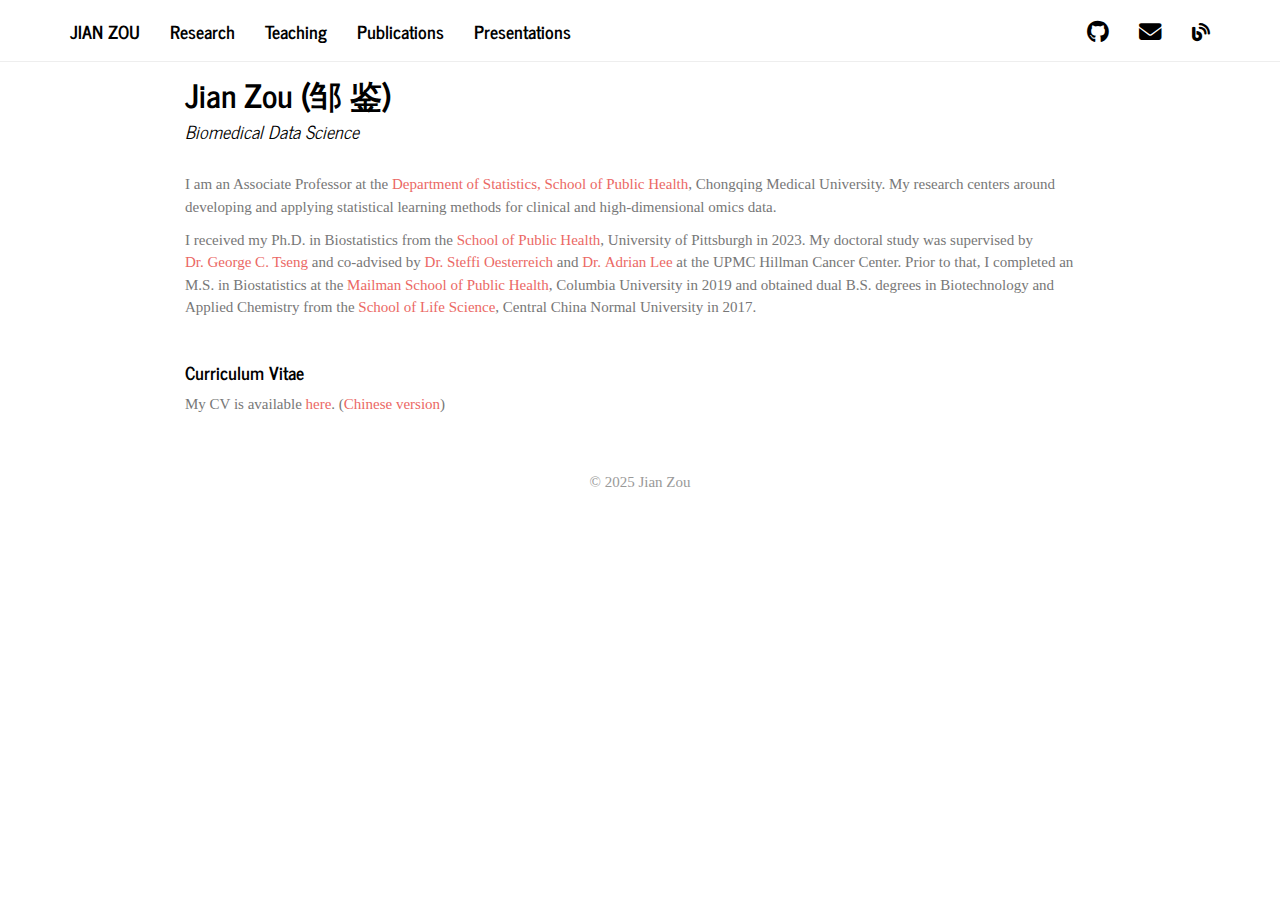
<file: index.html>
<!DOCTYPE html>

<html>

<head>

<meta charset="utf-8" />
<meta name="generator" content="pandoc" />
<meta http-equiv="X-UA-Compatible" content="IE=EDGE" />




<title>Jian Zou</title>

<script src="site_libs/header-attrs-2.29/header-attrs.js"></script>
<script src="site_libs/jquery-3.6.0/jquery-3.6.0.min.js"></script>
<meta name="viewport" content="width=device-width, initial-scale=1" />
<link href="site_libs/bootstrap-3.3.5/css/journal.min.css" rel="stylesheet" />
<script src="site_libs/bootstrap-3.3.5/js/bootstrap.min.js"></script>
<script src="site_libs/bootstrap-3.3.5/shim/html5shiv.min.js"></script>
<script src="site_libs/bootstrap-3.3.5/shim/respond.min.js"></script>
<style>h1 {font-size: 34px;}
       h1.title {font-size: 38px;}
       h2 {font-size: 30px;}
       h3 {font-size: 24px;}
       h4 {font-size: 18px;}
       h5 {font-size: 16px;}
       h6 {font-size: 12px;}
       code {color: inherit; background-color: rgba(0, 0, 0, 0.04);}
       pre:not([class]) { background-color: white }</style>
<script src="site_libs/navigation-1.1/tabsets.js"></script>
<link href="site_libs/highlightjs-9.12.0/default.css" rel="stylesheet" />
<script src="site_libs/highlightjs-9.12.0/highlight.js"></script>
<link href="site_libs/font-awesome-6.5.2/css/all.min.css" rel="stylesheet" />
<link href="site_libs/font-awesome-6.5.2/css/v4-shims.min.css" rel="stylesheet" />

<style type="text/css">
  code{white-space: pre-wrap;}
  span.smallcaps{font-variant: small-caps;}
  span.underline{text-decoration: underline;}
  div.column{display: inline-block; vertical-align: top; width: 50%;}
  div.hanging-indent{margin-left: 1.5em; text-indent: -1.5em;}
  ul.task-list{list-style: none;}
    </style>

<style type="text/css">code{white-space: pre;}</style>
<script type="text/javascript">
if (window.hljs) {
  hljs.configure({languages: []});
  hljs.initHighlightingOnLoad();
  if (document.readyState && document.readyState === "complete") {
    window.setTimeout(function() { hljs.initHighlighting(); }, 0);
  }
}
</script>






<link rel="stylesheet" href="style.css" type="text/css" />



<style type = "text/css">
.main-container {
  max-width: 940px;
  margin-left: auto;
  margin-right: auto;
}
img {
  max-width:100%;
}
.tabbed-pane {
  padding-top: 12px;
}
.html-widget {
  margin-bottom: 20px;
}
button.code-folding-btn:focus {
  outline: none;
}
summary {
  display: list-item;
}
details > summary > p:only-child {
  display: inline;
}
pre code {
  padding: 0;
}
</style>


<style type="text/css">
.dropdown-submenu {
  position: relative;
}
.dropdown-submenu>.dropdown-menu {
  top: 0;
  left: 100%;
  margin-top: -6px;
  margin-left: -1px;
  border-radius: 0 6px 6px 6px;
}
.dropdown-submenu:hover>.dropdown-menu {
  display: block;
}
.dropdown-submenu>a:after {
  display: block;
  content: " ";
  float: right;
  width: 0;
  height: 0;
  border-color: transparent;
  border-style: solid;
  border-width: 5px 0 5px 5px;
  border-left-color: #cccccc;
  margin-top: 5px;
  margin-right: -10px;
}
.dropdown-submenu:hover>a:after {
  border-left-color: #adb5bd;
}
.dropdown-submenu.pull-left {
  float: none;
}
.dropdown-submenu.pull-left>.dropdown-menu {
  left: -100%;
  margin-left: 10px;
  border-radius: 6px 0 6px 6px;
}
</style>

<script type="text/javascript">
// manage active state of menu based on current page
$(document).ready(function () {
  // active menu anchor
  href = window.location.pathname
  href = href.substr(href.lastIndexOf('/') + 1)
  if (href === "")
    href = "index.html";
  var menuAnchor = $('a[href="' + href + '"]');

  // mark the anchor link active (and if it's in a dropdown, also mark that active)
  var dropdown = menuAnchor.closest('li.dropdown');
  if (window.bootstrap) { // Bootstrap 4+
    menuAnchor.addClass('active');
    dropdown.find('> .dropdown-toggle').addClass('active');
  } else { // Bootstrap 3
    menuAnchor.parent().addClass('active');
    dropdown.addClass('active');
  }

  // Navbar adjustments
  var navHeight = $(".navbar").first().height() + 15;
  var style = document.createElement('style');
  var pt = "padding-top: " + navHeight + "px; ";
  var mt = "margin-top: -" + navHeight + "px; ";
  var css = "";
  // offset scroll position for anchor links (for fixed navbar)
  for (var i = 1; i <= 6; i++) {
    css += ".section h" + i + "{ " + pt + mt + "}\n";
  }
  style.innerHTML = "body {" + pt + "padding-bottom: 40px; }\n" + css;
  document.head.appendChild(style);
});
</script>

<!-- tabsets -->

<style type="text/css">
.tabset-dropdown > .nav-tabs {
  display: inline-table;
  max-height: 500px;
  min-height: 44px;
  overflow-y: auto;
  border: 1px solid #ddd;
  border-radius: 4px;
}

.tabset-dropdown > .nav-tabs > li.active:before, .tabset-dropdown > .nav-tabs.nav-tabs-open:before {
  content: "\e259";
  font-family: 'Glyphicons Halflings';
  display: inline-block;
  padding: 10px;
  border-right: 1px solid #ddd;
}

.tabset-dropdown > .nav-tabs.nav-tabs-open > li.active:before {
  content: "\e258";
  font-family: 'Glyphicons Halflings';
  border: none;
}

.tabset-dropdown > .nav-tabs > li.active {
  display: block;
}

.tabset-dropdown > .nav-tabs > li > a,
.tabset-dropdown > .nav-tabs > li > a:focus,
.tabset-dropdown > .nav-tabs > li > a:hover {
  border: none;
  display: inline-block;
  border-radius: 4px;
  background-color: transparent;
}

.tabset-dropdown > .nav-tabs.nav-tabs-open > li {
  display: block;
  float: none;
}

.tabset-dropdown > .nav-tabs > li {
  display: none;
}
</style>

<!-- code folding -->




</head>

<body>


<div class="container-fluid main-container">




<div class="navbar navbar-default  navbar-fixed-top" role="navigation">
  <div class="container">
    <div class="navbar-header">
      <button type="button" class="navbar-toggle collapsed" data-toggle="collapse" data-bs-toggle="collapse" data-target="#navbar" data-bs-target="#navbar">
        <span class="icon-bar"></span>
        <span class="icon-bar"></span>
        <span class="icon-bar"></span>
      </button>
      <a class="navbar-brand" href="index.html">Jian Zou</a>
    </div>
    <div id="navbar" class="navbar-collapse collapse">
      <ul class="nav navbar-nav">
        <li>
  <a href="research.html">Research</a>
</li>
<li>
  <a href="teaching.html">Teaching</a>
</li>
<li>
  <a href="publication.html">Publications</a>
</li>
<li>
  <a href="presentation.html">Presentations</a>
</li>
      </ul>
      <ul class="nav navbar-nav navbar-right">
        <li>
  <a href="https://github.com/jianzou75">
    <span class="fa fa-github fa-lg"></span>
     
  </a>
</li>
<li>
  <a href="mailto:&lt;jiz179@pitt.edu&gt;">
    <span class="fa fa-envelope fa-lg"></span>
     
  </a>
</li>
<li>
  <a href="http://jianzou.me/blog">
    <span class="fas fa-blog"></span>
     
  </a>
</li>
      </ul>
    </div><!--/.nav-collapse -->
  </div><!--/.container -->
</div><!--/.navbar -->

<div id="header">



<h1 class="title toc-ignore">Jian Zou</h1>

</div>


<div id="jian-zou-邹-鉴" class="section level1">
<h1>Jian Zou (邹 鉴)</h1>
<div id="biomedical-data-science" class="section level3">
<h3>Biomedical Data Science</h3>
<p><br> I am an Associate Professor at the <a
href="https://gwgl.cqmu.edu.cn/info/1215/6841.htm">Department of
Statistics, School of Public Health</a>, Chongqing Medical University.
My research centers around developing and applying statistical learning
methods for clinical and high-dimensional omics data.</p>
<p>I received my Ph.D. in Biostatistics from the <a
href="https://www.publichealth.pitt.edu/">School of Public Health</a>,
University of Pittsburgh in 2023. My doctoral study was supervised by <a
href="http://www.pitt.edu/~ctseng/">Dr. George C. Tseng</a> and
co-advised by <a
href="https://www.pharmacology.us/Faculty/SteffiOesterreich">Dr. Steffi
Oesterreich</a> and <a
href="https://www.pharmacology.us/Faculty/AdrianLee">Dr. Adrian Lee</a>
at the UPMC Hillman Cancer Center. Prior to that, I completed an M.S. in
Biostatistics at the <a href="https://www.mailman.columbia.edu/">Mailman
School of Public Health</a>, Columbia University in 2019 and obtained
dual B.S. degrees in Biotechnology and Applied Chemistry from the <a
href="http://bio.ccnu.edu.cn/">School of Life Science</a>, Central China
Normal University in 2017.</p>
<p><br></p>
<div id="curriculum-vitae" class="section level4">
<h4>Curriculum Vitae</h4>
<p>My CV is available <a href="downloads/CV_JianZou.pdf">here</a>. (<a
href="downloads/CV_JianZou_cn.pdf">Chinese version</a>)</p>
</div>
</div>
</div>

<br><br>
<footer>
    <p class="copyright text-muted" align="center">&copy; 2025 Jian Zou</p>
</footer>



</div>

<script>

// add bootstrap table styles to pandoc tables
function bootstrapStylePandocTables() {
  $('tr.odd').parent('tbody').parent('table').addClass('table table-condensed');
}
$(document).ready(function () {
  bootstrapStylePandocTables();
});


</script>

<!-- tabsets -->

<script>
$(document).ready(function () {
  window.buildTabsets("TOC");
});

$(document).ready(function () {
  $('.tabset-dropdown > .nav-tabs > li').click(function () {
    $(this).parent().toggleClass('nav-tabs-open');
  });
});
</script>

<!-- code folding -->


<!-- dynamically load mathjax for compatibility with self-contained -->
<script>
  (function () {
    var script = document.createElement("script");
    script.type = "text/javascript";
    script.src  = "https://mathjax.rstudio.com/latest/MathJax.js?config=TeX-AMS-MML_HTMLorMML";
    document.getElementsByTagName("head")[0].appendChild(script);
  })();
</script>

</body>
</html>
</file>
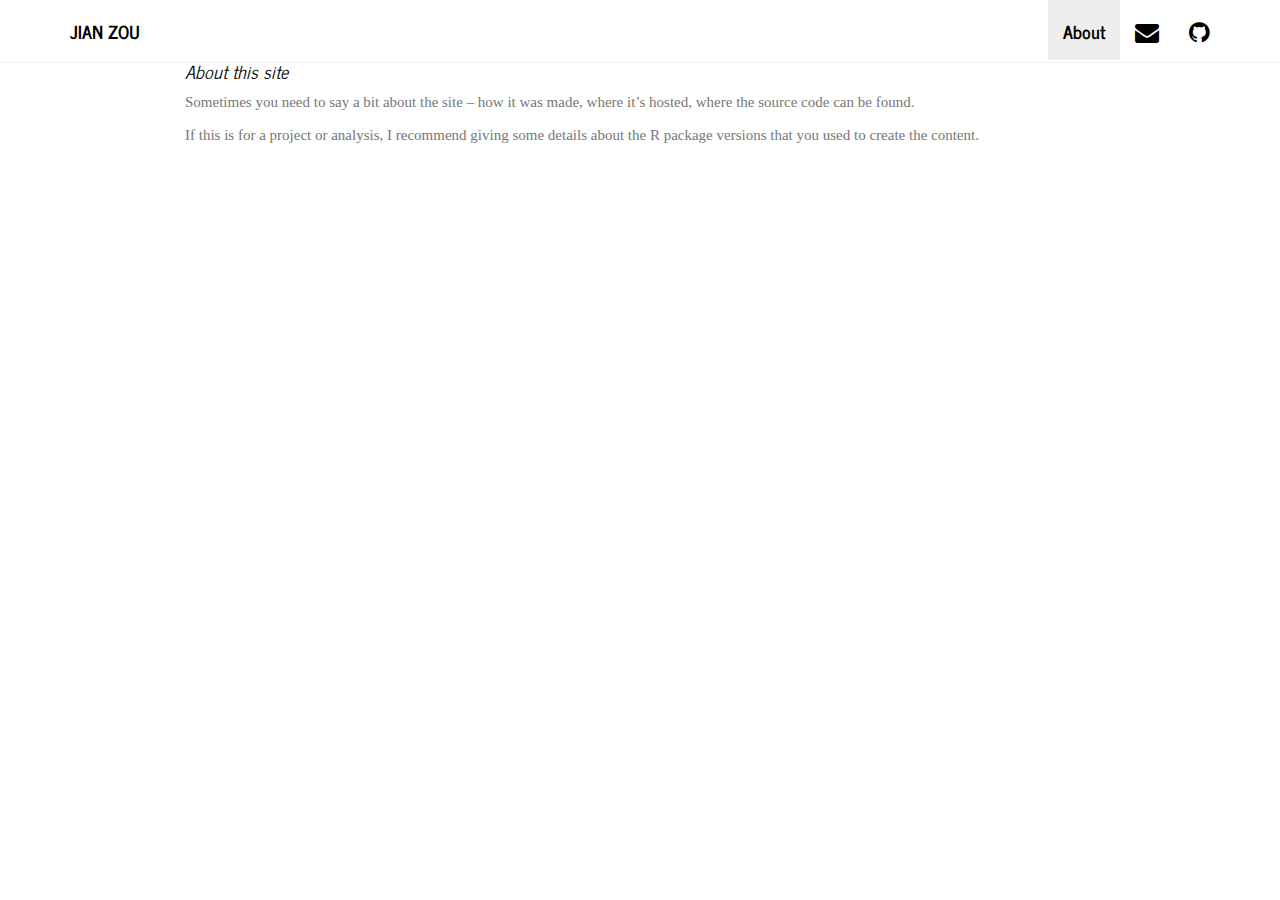
<file: about.html>
<!DOCTYPE html>

<html xmlns="http://www.w3.org/1999/xhtml">

<head>

<meta charset="utf-8" />
<meta http-equiv="Content-Type" content="text/html; charset=utf-8" />
<meta name="generator" content="pandoc" />




<title>About</title>

<script src="site_libs/jquery-1.11.3/jquery.min.js"></script>
<meta name="viewport" content="width=device-width, initial-scale=1" />
<link href="site_libs/bootstrap-3.3.5/css/journal.min.css" rel="stylesheet" />
<script src="site_libs/bootstrap-3.3.5/js/bootstrap.min.js"></script>
<script src="site_libs/bootstrap-3.3.5/shim/html5shiv.min.js"></script>
<script src="site_libs/bootstrap-3.3.5/shim/respond.min.js"></script>
<script src="site_libs/navigation-1.1/tabsets.js"></script>
<link href="site_libs/highlightjs-9.12.0/default.css" rel="stylesheet" />
<script src="site_libs/highlightjs-9.12.0/highlight.js"></script>
<link href="site_libs/font-awesome-4.5.0/css/font-awesome.min.css" rel="stylesheet" />

<style type="text/css">code{white-space: pre;}</style>
<style type="text/css">
  pre:not([class]) {
    background-color: white;
  }
</style>
<script type="text/javascript">
if (window.hljs) {
  hljs.configure({languages: []});
  hljs.initHighlightingOnLoad();
  if (document.readyState && document.readyState === "complete") {
    window.setTimeout(function() { hljs.initHighlighting(); }, 0);
  }
}
</script>



<style type="text/css">
h1 {
  font-size: 34px;
}
h1.title {
  font-size: 38px;
}
h2 {
  font-size: 30px;
}
h3 {
  font-size: 24px;
}
h4 {
  font-size: 18px;
}
h5 {
  font-size: 16px;
}
h6 {
  font-size: 12px;
}
.table th:not([align]) {
  text-align: left;
}
</style>

<link rel="stylesheet" href="style.css" type="text/css" />

</head>

<body>

<style type = "text/css">
.main-container {
  max-width: 940px;
  margin-left: auto;
  margin-right: auto;
}
code {
  color: inherit;
  background-color: rgba(0, 0, 0, 0.04);
}
img {
  max-width:100%;
  height: auto;
}
.tabbed-pane {
  padding-top: 12px;
}
button.code-folding-btn:focus {
  outline: none;
}
</style>


<style type="text/css">
/* padding for bootstrap navbar */
body {
  padding-top: 61px;
  padding-bottom: 40px;
}
/* offset scroll position for anchor links (for fixed navbar)  */
.section h1 {
  padding-top: 66px;
  margin-top: -66px;
}

.section h2 {
  padding-top: 66px;
  margin-top: -66px;
}
.section h3 {
  padding-top: 66px;
  margin-top: -66px;
}
.section h4 {
  padding-top: 66px;
  margin-top: -66px;
}
.section h5 {
  padding-top: 66px;
  margin-top: -66px;
}
.section h6 {
  padding-top: 66px;
  margin-top: -66px;
}
</style>

<script>
// manage active state of menu based on current page
$(document).ready(function () {
  // active menu anchor
  href = window.location.pathname
  href = href.substr(href.lastIndexOf('/') + 1)
  if (href === "")
    href = "index.html";
  var menuAnchor = $('a[href="' + href + '"]');

  // mark it active
  menuAnchor.parent().addClass('active');

  // if it's got a parent navbar menu mark it active as well
  menuAnchor.closest('li.dropdown').addClass('active');
});
</script>


<div class="container-fluid main-container">

<!-- tabsets -->
<script>
$(document).ready(function () {
  window.buildTabsets("TOC");
});
</script>

<!-- code folding -->






<div class="navbar navbar-default  navbar-fixed-top" role="navigation">
  <div class="container">
    <div class="navbar-header">
      <button type="button" class="navbar-toggle collapsed" data-toggle="collapse" data-target="#navbar">
        <span class="icon-bar"></span>
        <span class="icon-bar"></span>
        <span class="icon-bar"></span>
      </button>
      <a class="navbar-brand" href="index.html">Jian Zou</a>
    </div>
    <div id="navbar" class="navbar-collapse collapse">
      <ul class="nav navbar-nav">
        
      </ul>
      <ul class="nav navbar-nav navbar-right">
        <li>
  <a href="about.html">About</a>
</li>
<li>
  <a href="mailto:&lt;you@youremail.com&gt;">
    <span class="fa fa-envelope fa-lg"></span>
     
  </a>
</li>
<li>
  <a href="http://github.com/&lt;YOUR_GH_NAME&gt;/">
    <span class="fa fa-github fa-lg"></span>
     
  </a>
</li>
      </ul>
    </div><!--/.nav-collapse -->
  </div><!--/.container -->
</div><!--/.navbar -->

<div class="fluid-row" id="header">



<h1 class="title toc-ignore">About</h1>

</div>


<div id="about-this-site" class="section level3">
<h3>About this site</h3>
<p>Sometimes you need to say a bit about the site – how it was made, where it’s hosted, where the source code can be found.</p>
<p>If this is for a project or analysis, I recommend giving some details about the R package versions that you used to create the content.</p>
</div>




</div>

<script>

// add bootstrap table styles to pandoc tables
function bootstrapStylePandocTables() {
  $('tr.header').parent('thead').parent('table').addClass('table table-condensed');
}
$(document).ready(function () {
  bootstrapStylePandocTables();
});


</script>

<!-- dynamically load mathjax for compatibility with self-contained -->
<script>
  (function () {
    var script = document.createElement("script");
    script.type = "text/javascript";
    script.src  = "https://mathjax.rstudio.com/latest/MathJax.js?config=TeX-AMS-MML_HTMLorMML";
    document.getElementsByTagName("head")[0].appendChild(script);
  })();
</script>

</body>
</html>
</file>
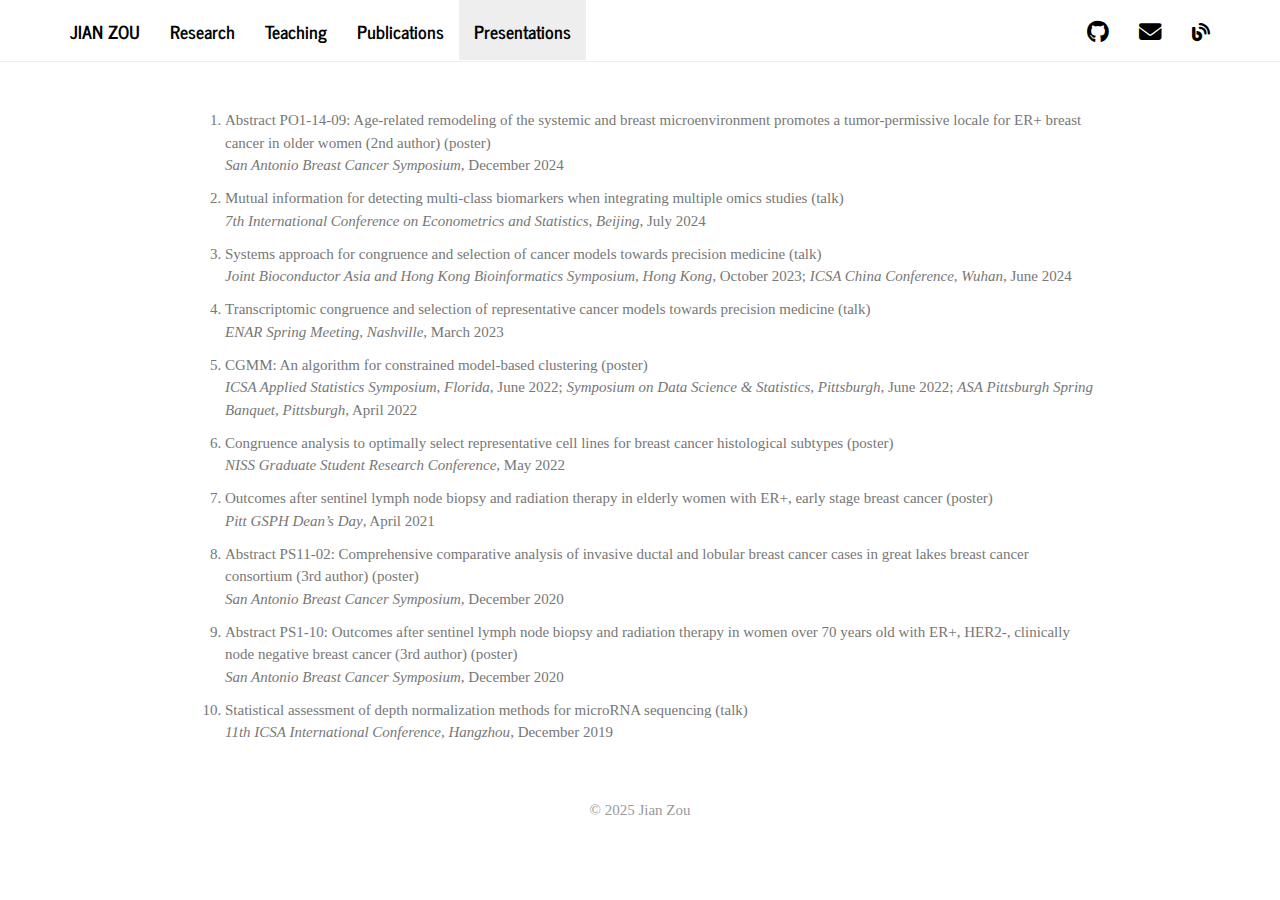
<file: presentation.html>
<!DOCTYPE html>

<html>

<head>

<meta charset="utf-8" />
<meta name="generator" content="pandoc" />
<meta http-equiv="X-UA-Compatible" content="IE=EDGE" />




<title>Presentations</title>

<script src="site_libs/header-attrs-2.29/header-attrs.js"></script>
<script src="site_libs/jquery-3.6.0/jquery-3.6.0.min.js"></script>
<meta name="viewport" content="width=device-width, initial-scale=1" />
<link href="site_libs/bootstrap-3.3.5/css/journal.min.css" rel="stylesheet" />
<script src="site_libs/bootstrap-3.3.5/js/bootstrap.min.js"></script>
<script src="site_libs/bootstrap-3.3.5/shim/html5shiv.min.js"></script>
<script src="site_libs/bootstrap-3.3.5/shim/respond.min.js"></script>
<style>h1 {font-size: 34px;}
       h1.title {font-size: 38px;}
       h2 {font-size: 30px;}
       h3 {font-size: 24px;}
       h4 {font-size: 18px;}
       h5 {font-size: 16px;}
       h6 {font-size: 12px;}
       code {color: inherit; background-color: rgba(0, 0, 0, 0.04);}
       pre:not([class]) { background-color: white }</style>
<script src="site_libs/navigation-1.1/tabsets.js"></script>
<link href="site_libs/highlightjs-9.12.0/default.css" rel="stylesheet" />
<script src="site_libs/highlightjs-9.12.0/highlight.js"></script>
<link href="site_libs/font-awesome-6.5.2/css/all.min.css" rel="stylesheet" />
<link href="site_libs/font-awesome-6.5.2/css/v4-shims.min.css" rel="stylesheet" />

<style type="text/css">
  code{white-space: pre-wrap;}
  span.smallcaps{font-variant: small-caps;}
  span.underline{text-decoration: underline;}
  div.column{display: inline-block; vertical-align: top; width: 50%;}
  div.hanging-indent{margin-left: 1.5em; text-indent: -1.5em;}
  ul.task-list{list-style: none;}
    </style>

<style type="text/css">code{white-space: pre;}</style>
<script type="text/javascript">
if (window.hljs) {
  hljs.configure({languages: []});
  hljs.initHighlightingOnLoad();
  if (document.readyState && document.readyState === "complete") {
    window.setTimeout(function() { hljs.initHighlighting(); }, 0);
  }
}
</script>






<link rel="stylesheet" href="style.css" type="text/css" />



<style type = "text/css">
.main-container {
  max-width: 940px;
  margin-left: auto;
  margin-right: auto;
}
img {
  max-width:100%;
}
.tabbed-pane {
  padding-top: 12px;
}
.html-widget {
  margin-bottom: 20px;
}
button.code-folding-btn:focus {
  outline: none;
}
summary {
  display: list-item;
}
details > summary > p:only-child {
  display: inline;
}
pre code {
  padding: 0;
}
</style>


<style type="text/css">
.dropdown-submenu {
  position: relative;
}
.dropdown-submenu>.dropdown-menu {
  top: 0;
  left: 100%;
  margin-top: -6px;
  margin-left: -1px;
  border-radius: 0 6px 6px 6px;
}
.dropdown-submenu:hover>.dropdown-menu {
  display: block;
}
.dropdown-submenu>a:after {
  display: block;
  content: " ";
  float: right;
  width: 0;
  height: 0;
  border-color: transparent;
  border-style: solid;
  border-width: 5px 0 5px 5px;
  border-left-color: #cccccc;
  margin-top: 5px;
  margin-right: -10px;
}
.dropdown-submenu:hover>a:after {
  border-left-color: #adb5bd;
}
.dropdown-submenu.pull-left {
  float: none;
}
.dropdown-submenu.pull-left>.dropdown-menu {
  left: -100%;
  margin-left: 10px;
  border-radius: 6px 0 6px 6px;
}
</style>

<script type="text/javascript">
// manage active state of menu based on current page
$(document).ready(function () {
  // active menu anchor
  href = window.location.pathname
  href = href.substr(href.lastIndexOf('/') + 1)
  if (href === "")
    href = "index.html";
  var menuAnchor = $('a[href="' + href + '"]');

  // mark the anchor link active (and if it's in a dropdown, also mark that active)
  var dropdown = menuAnchor.closest('li.dropdown');
  if (window.bootstrap) { // Bootstrap 4+
    menuAnchor.addClass('active');
    dropdown.find('> .dropdown-toggle').addClass('active');
  } else { // Bootstrap 3
    menuAnchor.parent().addClass('active');
    dropdown.addClass('active');
  }

  // Navbar adjustments
  var navHeight = $(".navbar").first().height() + 15;
  var style = document.createElement('style');
  var pt = "padding-top: " + navHeight + "px; ";
  var mt = "margin-top: -" + navHeight + "px; ";
  var css = "";
  // offset scroll position for anchor links (for fixed navbar)
  for (var i = 1; i <= 6; i++) {
    css += ".section h" + i + "{ " + pt + mt + "}\n";
  }
  style.innerHTML = "body {" + pt + "padding-bottom: 40px; }\n" + css;
  document.head.appendChild(style);
});
</script>

<!-- tabsets -->

<style type="text/css">
.tabset-dropdown > .nav-tabs {
  display: inline-table;
  max-height: 500px;
  min-height: 44px;
  overflow-y: auto;
  border: 1px solid #ddd;
  border-radius: 4px;
}

.tabset-dropdown > .nav-tabs > li.active:before, .tabset-dropdown > .nav-tabs.nav-tabs-open:before {
  content: "\e259";
  font-family: 'Glyphicons Halflings';
  display: inline-block;
  padding: 10px;
  border-right: 1px solid #ddd;
}

.tabset-dropdown > .nav-tabs.nav-tabs-open > li.active:before {
  content: "\e258";
  font-family: 'Glyphicons Halflings';
  border: none;
}

.tabset-dropdown > .nav-tabs > li.active {
  display: block;
}

.tabset-dropdown > .nav-tabs > li > a,
.tabset-dropdown > .nav-tabs > li > a:focus,
.tabset-dropdown > .nav-tabs > li > a:hover {
  border: none;
  display: inline-block;
  border-radius: 4px;
  background-color: transparent;
}

.tabset-dropdown > .nav-tabs.nav-tabs-open > li {
  display: block;
  float: none;
}

.tabset-dropdown > .nav-tabs > li {
  display: none;
}
</style>

<!-- code folding -->




</head>

<body>


<div class="container-fluid main-container">




<div class="navbar navbar-default  navbar-fixed-top" role="navigation">
  <div class="container">
    <div class="navbar-header">
      <button type="button" class="navbar-toggle collapsed" data-toggle="collapse" data-bs-toggle="collapse" data-target="#navbar" data-bs-target="#navbar">
        <span class="icon-bar"></span>
        <span class="icon-bar"></span>
        <span class="icon-bar"></span>
      </button>
      <a class="navbar-brand" href="index.html">Jian Zou</a>
    </div>
    <div id="navbar" class="navbar-collapse collapse">
      <ul class="nav navbar-nav">
        <li>
  <a href="research.html">Research</a>
</li>
<li>
  <a href="teaching.html">Teaching</a>
</li>
<li>
  <a href="publication.html">Publications</a>
</li>
<li>
  <a href="presentation.html">Presentations</a>
</li>
      </ul>
      <ul class="nav navbar-nav navbar-right">
        <li>
  <a href="https://github.com/jianzou75">
    <span class="fa fa-github fa-lg"></span>
     
  </a>
</li>
<li>
  <a href="mailto:&lt;jiz179@pitt.edu&gt;">
    <span class="fa fa-envelope fa-lg"></span>
     
  </a>
</li>
<li>
  <a href="http://jianzou.me/blog">
    <span class="fas fa-blog"></span>
     
  </a>
</li>
      </ul>
    </div><!--/.nav-collapse -->
  </div><!--/.container -->
</div><!--/.navbar -->

<div id="header">



<h1 class="title toc-ignore">Presentations</h1>

</div>


<style type="text/css">
a {color: unset;} 
a:link {text-decoration: none;}
</style>
<p><br></p>
<ol class="example" style="list-style-type: decimal">
<li><p><a
href="https://doi.org/10.1158/1538-7445.SABCS23-PO1-14-09">Abstract
PO1-14-09: Age-related remodeling of the systemic and breast
microenvironment promotes a tumor-permissive locale for ER+ breast
cancer in older women</a> (2nd author) (poster) <br> <em>San Antonio
Breast Cancer Symposium</em>, December 2024</p></li>
<li><p><a href="downloads/presentations/2024_EcoSta.pdf">Mutual
information for detecting multi-class biomarkers when integrating
multiple omics studies</a> (talk) <br> <em>7th International Conference
on Econometrics and Statistics, Beijing</em>, July 2024</p></li>
<li><p><a href="downloads/presentations/2023_hk_cascam.pdf">Systems
approach for congruence and selection of cancer models towards precision
medicine</a> (talk) <br> <em>Joint Bioconductor Asia and Hong Kong
Bioinformatics Symposium, Hong Kong</em>, October 2023; <em>ICSA China
Conference, Wuhan</em>, June 2024</p></li>
<li><p>Transcriptomic congruence and selection of representative cancer
models towards precision medicine (talk) <br> <em>ENAR Spring Meeting,
Nashville</em>, March 2023</p></li>
<li><p>CGMM: An algorithm for constrained model-based clustering
(poster) <br> <em>ICSA Applied Statistics Symposium, Florida</em>, June
2022; <em>Symposium on Data Science &amp; Statistics, Pittsburgh</em>,
June 2022; <em>ASA Pittsburgh Spring Banquet, Pittsburgh</em>, April
2022</p></li>
<li><p>Congruence analysis to optimally select representative cell lines
for breast cancer histological subtypes (poster) <br> <em>NISS Graduate
Student Research Conference</em>, May 2022</p></li>
<li><p><a
href="downloads/presentations/2021_deans_day_slnb.pdf">Outcomes after
sentinel lymph node biopsy and radiation therapy in elderly women with
ER+, early stage breast cancer</a> (poster) <br> <em>Pitt GSPH Dean’s
Day</em>, April 2021</p></li>
<li><p><a
href="https://aacrjournals.org/cancerres/article/81/4_Supplement/PS11-02/648201/Abstract-PS11-02-Comprehensive-comparative">Abstract
PS11-02: Comprehensive comparative analysis of invasive ductal and
lobular breast cancer cases in great lakes breast cancer consortium</a>
(3rd author) (poster) <br> <em>San Antonio Breast Cancer Symposium</em>,
December 2020</p></li>
<li><p><a
href="https://aacrjournals.org/cancerres/article/81/4_Supplement/PS1-10/648032/Abstract-PS1-10-Outcomes-after-sentinel-lymph-node">Abstract
PS1-10: Outcomes after sentinel lymph node biopsy and radiation therapy
in women over 70 years old with ER+, HER2-, clinically node negative
breast cancer</a> (3rd author) (poster) <br> <em>San Antonio Breast
Cancer Symposium</em>, December 2020</p></li>
<li><p><a
href="downloads/presentations/2019_ICSA_normalization.pdf">Statistical
assessment of depth normalization methods for microRNA sequencing</a>
(talk) <br> <em>11th ICSA International Conference, Hangzhou</em>,
December 2019</p></li>
</ol>

<br><br>
<footer>
    <p class="copyright text-muted" align="center">&copy; 2025 Jian Zou</p>
</footer>



</div>

<script>

// add bootstrap table styles to pandoc tables
function bootstrapStylePandocTables() {
  $('tr.odd').parent('tbody').parent('table').addClass('table table-condensed');
}
$(document).ready(function () {
  bootstrapStylePandocTables();
});


</script>

<!-- tabsets -->

<script>
$(document).ready(function () {
  window.buildTabsets("TOC");
});

$(document).ready(function () {
  $('.tabset-dropdown > .nav-tabs > li').click(function () {
    $(this).parent().toggleClass('nav-tabs-open');
  });
});
</script>

<!-- code folding -->


<!-- dynamically load mathjax for compatibility with self-contained -->
<script>
  (function () {
    var script = document.createElement("script");
    script.type = "text/javascript";
    script.src  = "https://mathjax.rstudio.com/latest/MathJax.js?config=TeX-AMS-MML_HTMLorMML";
    document.getElementsByTagName("head")[0].appendChild(script);
  })();
</script>

</body>
</html>
</file>
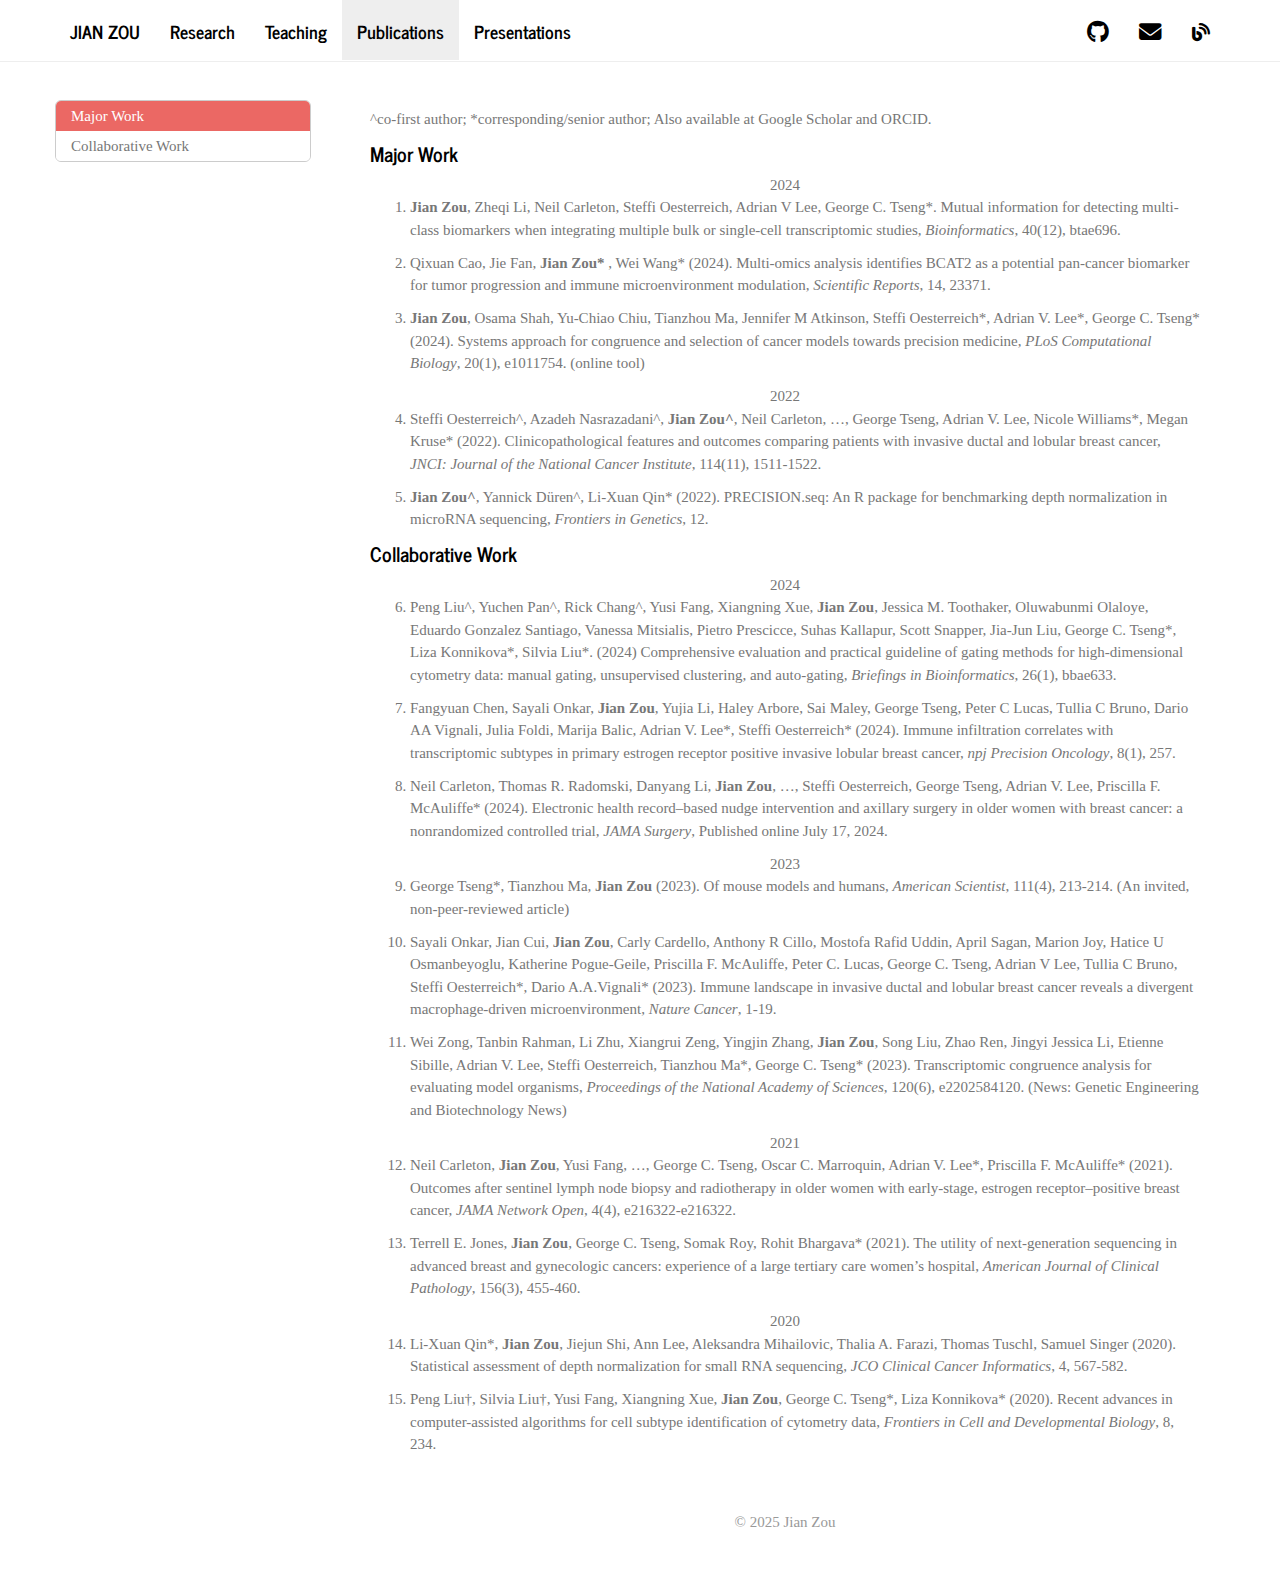
<file: publication.html>
<!DOCTYPE html>

<html>

<head>

<meta charset="utf-8" />
<meta name="generator" content="pandoc" />
<meta http-equiv="X-UA-Compatible" content="IE=EDGE" />




<title>Publications</title>

<script src="site_libs/header-attrs-2.29/header-attrs.js"></script>
<script src="site_libs/jquery-3.6.0/jquery-3.6.0.min.js"></script>
<meta name="viewport" content="width=device-width, initial-scale=1" />
<link href="site_libs/bootstrap-3.3.5/css/journal.min.css" rel="stylesheet" />
<script src="site_libs/bootstrap-3.3.5/js/bootstrap.min.js"></script>
<script src="site_libs/bootstrap-3.3.5/shim/html5shiv.min.js"></script>
<script src="site_libs/bootstrap-3.3.5/shim/respond.min.js"></script>
<style>h1 {font-size: 34px;}
       h1.title {font-size: 38px;}
       h2 {font-size: 30px;}
       h3 {font-size: 24px;}
       h4 {font-size: 18px;}
       h5 {font-size: 16px;}
       h6 {font-size: 12px;}
       code {color: inherit; background-color: rgba(0, 0, 0, 0.04);}
       pre:not([class]) { background-color: white }</style>
<script src="site_libs/jqueryui-1.13.2/jquery-ui.min.js"></script>
<link href="site_libs/tocify-1.9.1/jquery.tocify.css" rel="stylesheet" />
<script src="site_libs/tocify-1.9.1/jquery.tocify.js"></script>
<script src="site_libs/navigation-1.1/tabsets.js"></script>
<link href="site_libs/highlightjs-9.12.0/default.css" rel="stylesheet" />
<script src="site_libs/highlightjs-9.12.0/highlight.js"></script>
<link href="site_libs/font-awesome-6.5.2/css/all.min.css" rel="stylesheet" />
<link href="site_libs/font-awesome-6.5.2/css/v4-shims.min.css" rel="stylesheet" />

<style type="text/css">
  code{white-space: pre-wrap;}
  span.smallcaps{font-variant: small-caps;}
  span.underline{text-decoration: underline;}
  div.column{display: inline-block; vertical-align: top; width: 50%;}
  div.hanging-indent{margin-left: 1.5em; text-indent: -1.5em;}
  ul.task-list{list-style: none;}
    </style>

<style type="text/css">code{white-space: pre;}</style>
<script type="text/javascript">
if (window.hljs) {
  hljs.configure({languages: []});
  hljs.initHighlightingOnLoad();
  if (document.readyState && document.readyState === "complete") {
    window.setTimeout(function() { hljs.initHighlighting(); }, 0);
  }
}
</script>






<link rel="stylesheet" href="style.css" type="text/css" />



<style type = "text/css">
.main-container {
  max-width: 940px;
  margin-left: auto;
  margin-right: auto;
}
img {
  max-width:100%;
}
.tabbed-pane {
  padding-top: 12px;
}
.html-widget {
  margin-bottom: 20px;
}
button.code-folding-btn:focus {
  outline: none;
}
summary {
  display: list-item;
}
details > summary > p:only-child {
  display: inline;
}
pre code {
  padding: 0;
}
</style>


<style type="text/css">
.dropdown-submenu {
  position: relative;
}
.dropdown-submenu>.dropdown-menu {
  top: 0;
  left: 100%;
  margin-top: -6px;
  margin-left: -1px;
  border-radius: 0 6px 6px 6px;
}
.dropdown-submenu:hover>.dropdown-menu {
  display: block;
}
.dropdown-submenu>a:after {
  display: block;
  content: " ";
  float: right;
  width: 0;
  height: 0;
  border-color: transparent;
  border-style: solid;
  border-width: 5px 0 5px 5px;
  border-left-color: #cccccc;
  margin-top: 5px;
  margin-right: -10px;
}
.dropdown-submenu:hover>a:after {
  border-left-color: #adb5bd;
}
.dropdown-submenu.pull-left {
  float: none;
}
.dropdown-submenu.pull-left>.dropdown-menu {
  left: -100%;
  margin-left: 10px;
  border-radius: 6px 0 6px 6px;
}
</style>

<script type="text/javascript">
// manage active state of menu based on current page
$(document).ready(function () {
  // active menu anchor
  href = window.location.pathname
  href = href.substr(href.lastIndexOf('/') + 1)
  if (href === "")
    href = "index.html";
  var menuAnchor = $('a[href="' + href + '"]');

  // mark the anchor link active (and if it's in a dropdown, also mark that active)
  var dropdown = menuAnchor.closest('li.dropdown');
  if (window.bootstrap) { // Bootstrap 4+
    menuAnchor.addClass('active');
    dropdown.find('> .dropdown-toggle').addClass('active');
  } else { // Bootstrap 3
    menuAnchor.parent().addClass('active');
    dropdown.addClass('active');
  }

  // Navbar adjustments
  var navHeight = $(".navbar").first().height() + 15;
  var style = document.createElement('style');
  var pt = "padding-top: " + navHeight + "px; ";
  var mt = "margin-top: -" + navHeight + "px; ";
  var css = "";
  // offset scroll position for anchor links (for fixed navbar)
  for (var i = 1; i <= 6; i++) {
    css += ".section h" + i + "{ " + pt + mt + "}\n";
  }
  style.innerHTML = "body {" + pt + "padding-bottom: 40px; }\n" + css;
  document.head.appendChild(style);
});
</script>

<!-- tabsets -->

<style type="text/css">
.tabset-dropdown > .nav-tabs {
  display: inline-table;
  max-height: 500px;
  min-height: 44px;
  overflow-y: auto;
  border: 1px solid #ddd;
  border-radius: 4px;
}

.tabset-dropdown > .nav-tabs > li.active:before, .tabset-dropdown > .nav-tabs.nav-tabs-open:before {
  content: "\e259";
  font-family: 'Glyphicons Halflings';
  display: inline-block;
  padding: 10px;
  border-right: 1px solid #ddd;
}

.tabset-dropdown > .nav-tabs.nav-tabs-open > li.active:before {
  content: "\e258";
  font-family: 'Glyphicons Halflings';
  border: none;
}

.tabset-dropdown > .nav-tabs > li.active {
  display: block;
}

.tabset-dropdown > .nav-tabs > li > a,
.tabset-dropdown > .nav-tabs > li > a:focus,
.tabset-dropdown > .nav-tabs > li > a:hover {
  border: none;
  display: inline-block;
  border-radius: 4px;
  background-color: transparent;
}

.tabset-dropdown > .nav-tabs.nav-tabs-open > li {
  display: block;
  float: none;
}

.tabset-dropdown > .nav-tabs > li {
  display: none;
}
</style>

<!-- code folding -->



<style type="text/css">

#TOC {
  margin: 25px 0px 20px 0px;
}
@media (max-width: 768px) {
#TOC {
  position: relative;
  width: 100%;
}
}

@media print {
.toc-content {
  /* see https://github.com/w3c/csswg-drafts/issues/4434 */
  float: right;
}
}

.toc-content {
  padding-left: 30px;
  padding-right: 40px;
}

div.main-container {
  max-width: 1200px;
}

div.tocify {
  width: 20%;
  max-width: 260px;
  max-height: 85%;
}

@media (min-width: 768px) and (max-width: 991px) {
  div.tocify {
    width: 25%;
  }
}

@media (max-width: 767px) {
  div.tocify {
    width: 100%;
    max-width: none;
  }
}

.tocify ul, .tocify li {
  line-height: 20px;
}

.tocify-subheader .tocify-item {
  font-size: 0.90em;
}

.tocify .list-group-item {
  border-radius: 0px;
}


</style>



</head>

<body>


<div class="container-fluid main-container">


<!-- setup 3col/9col grid for toc_float and main content  -->
<div class="row">
<div class="col-xs-12 col-sm-4 col-md-3">
<div id="TOC" class="tocify">
</div>
</div>

<div class="toc-content col-xs-12 col-sm-8 col-md-9">




<div class="navbar navbar-default  navbar-fixed-top" role="navigation">
  <div class="container">
    <div class="navbar-header">
      <button type="button" class="navbar-toggle collapsed" data-toggle="collapse" data-bs-toggle="collapse" data-target="#navbar" data-bs-target="#navbar">
        <span class="icon-bar"></span>
        <span class="icon-bar"></span>
        <span class="icon-bar"></span>
      </button>
      <a class="navbar-brand" href="index.html">Jian Zou</a>
    </div>
    <div id="navbar" class="navbar-collapse collapse">
      <ul class="nav navbar-nav">
        <li>
  <a href="research.html">Research</a>
</li>
<li>
  <a href="teaching.html">Teaching</a>
</li>
<li>
  <a href="publication.html">Publications</a>
</li>
<li>
  <a href="presentation.html">Presentations</a>
</li>
      </ul>
      <ul class="nav navbar-nav navbar-right">
        <li>
  <a href="https://github.com/jianzou75">
    <span class="fa fa-github fa-lg"></span>
     
  </a>
</li>
<li>
  <a href="mailto:&lt;jiz179@pitt.edu&gt;">
    <span class="fa fa-envelope fa-lg"></span>
     
  </a>
</li>
<li>
  <a href="http://jianzou.me/blog">
    <span class="fas fa-blog"></span>
     
  </a>
</li>
      </ul>
    </div><!--/.nav-collapse -->
  </div><!--/.container -->
</div><!--/.navbar -->

<div id="header">



<h1 class="title toc-ignore">Publications</h1>

</div>


<style type="text/css">
a {color: unset;} 
a:link {text-decoration: none;}
</style>
<p><br></p>
<p>^co-first author; *corresponding/senior author; Also available at <a
href="https://scholar.google.com/citations?user=dni_KfcAAAAJ&amp;hl=en&amp;oi=ao">Google
Scholar</a> and <a
href="https://orcid.org/0009-0006-9624-6487">ORCID</a>.</p>
<div id="major-work" class="section level2">
<h2>Major Work</h2>
<center>
2024
</center>
<ol class="example" style="list-style-type: decimal">
<li><p><strong>Jian Zou</strong>, Zheqi Li, Neil Carleton, Steffi
Oesterreich, Adrian V Lee, George C. Tseng*. <a
href="https://doi.org/10.1093/bioinformatics/btae696">Mutual information
for detecting multi-class biomarkers when integrating multiple bulk or
single-cell transcriptomic studies</a>, <em>Bioinformatics</em>, 40(12),
btae696.</p></li>
<li><p>Qixuan Cao, Jie Fan, <strong>Jian Zou* </strong>, Wei Wang*
(2024). <a href="https://doi.org/10.1038/s41598-024-74441-1">Multi-omics
analysis identifies BCAT2 as a potential pan-cancer biomarker for tumor
progression and immune microenvironment modulation</a>, <em>Scientific
Reports</em>, 14, 23371.</p></li>
<li><p><strong>Jian Zou</strong>, Osama Shah, Yu-Chiao Chiu, Tianzhou
Ma, Jennifer M Atkinson, Steffi Oesterreich*, Adrian V. Lee*, George C.
Tseng* (2024). <a
href="https://doi.org/10.1371/journal.pcbi.1011754">Systems approach for
congruence and selection of cancer models towards precision
medicine</a>, <em>PLoS Computational Biology</em>, 20(1), e1011754. (<a
href="https://shiny.crc.pitt.edu/cascam_shiny/">online
tool</a>)</p></li>
</ol>
<center>
2022
</center>
<ol start="4" class="example" style="list-style-type: decimal">
<li><p>Steffi Oesterreich^, Azadeh Nasrazadani^, <strong>Jian
Zou^</strong>, Neil Carleton, …, George Tseng, Adrian V. Lee, Nicole
Williams*, Megan Kruse* (2022). <a
href="https://doi.org/10.1093/jnci/djac157">Clinicopathological features
and outcomes comparing patients with invasive ductal and lobular breast
cancer</a>, <em>JNCI: Journal of the National Cancer Institute</em>,
114(11), 1511-1522.</p></li>
<li><p><strong>Jian Zou^</strong>, Yannick Düren^, Li-Xuan Qin* (2022).
<a href="https://doi.org/10.3389/fgene.2021.823431">PRECISION.seq: An R
package for benchmarking depth normalization in microRNA sequencing</a>,
<em>Frontiers in Genetics</em>, 12.</p></li>
</ol>
</div>
<div id="collaborative-work" class="section level2">
<h2>Collaborative Work</h2>
<center>
2024
</center>
<ol start="6" class="example" style="list-style-type: decimal">
<li><p>Peng Liu^, Yuchen Pan^, Rick Chang^, Yusi Fang, Xiangning Xue,
<strong>Jian Zou</strong>, Jessica M. Toothaker, Oluwabunmi Olaloye,
Eduardo Gonzalez Santiago, Vanessa Mitsialis, Pietro Prescicce, Suhas
Kallapur, Scott Snapper, Jia-Jun Liu, George C. Tseng*, Liza Konnikova*,
Silvia Liu*. (2024) <a
href="https://doi.org/10.1093/bib/bbae633">Comprehensive evaluation and
practical guideline of gating methods for high-dimensional cytometry
data: manual gating, unsupervised clustering, and auto-gating</a>,
<em>Briefings in Bioinformatics</em>, 26(1), bbae633.</p></li>
<li><p>Fangyuan Chen, Sayali Onkar, <strong>Jian Zou</strong>, Yujia Li,
Haley Arbore, Sai Maley, George Tseng, Peter C Lucas, Tullia C Bruno,
Dario AA Vignali, Julia Foldi, Marija Balic, Adrian V. Lee*, Steffi
Oesterreich* (2024). <a
href="https://doi.org/10.1038/s41698-024-00746-z">Immune infiltration
correlates with transcriptomic subtypes in primary estrogen receptor
positive invasive lobular breast cancer</a>, <em>npj Precision
Oncology</em>, 8(1), 257.</p></li>
<li><p>Neil Carleton, Thomas R. Radomski, Danyang Li, <strong>Jian
Zou</strong>, …, Steffi Oesterreich, George Tseng, Adrian V. Lee,
Priscilla F. McAuliffe* (2024). <a
href="https://jamanetwork.com/journals/jamasurgery/fullarticle/2821213">Electronic
health record–based nudge intervention and axillary surgery in older
women with breast cancer: a nonrandomized controlled trial</a>, <em>JAMA
Surgery</em>, Published online July 17, 2024.</p></li>
</ol>
<center>
2023
</center>
<ol start="9" class="example" style="list-style-type: decimal">
<li><p>George Tseng*, Tianzhou Ma, <strong>Jian Zou</strong> (2023). <a
href="https://www.americanscientist.org/article/of-mouse-models-and-humans">Of
mouse models and humans</a>, <em>American Scientist</em>, 111(4),
213-214. (An invited, non-peer-reviewed article)</p></li>
<li><p>Sayali Onkar, Jian Cui, <strong>Jian Zou</strong>, Carly
Cardello, Anthony R Cillo, Mostofa Rafid Uddin, April Sagan, Marion Joy,
Hatice U Osmanbeyoglu, Katherine Pogue-Geile, Priscilla F. McAuliffe,
Peter C. Lucas, George C. Tseng, Adrian V Lee, Tullia C Bruno, Steffi
Oesterreich*, Dario A.A.Vignali* (2023). <a
href="https://doi.org/10.1038/s43018-023-00527-w">Immune landscape in
invasive ductal and lobular breast cancer reveals a divergent
macrophage-driven microenvironment</a>, <em>Nature Cancer</em>,
1-19.</p></li>
<li><p>Wei Zong, Tanbin Rahman, Li Zhu, Xiangrui Zeng, Yingjin Zhang,
<strong>Jian Zou</strong>, Song Liu, Zhao Ren, Jingyi Jessica Li,
Etienne Sibille, Adrian V. Lee, Steffi Oesterreich, Tianzhou Ma*, George
C. Tseng* (2023). <a
href="https://doi.org/10.1073/pnas.2202584120">Transcriptomic congruence
analysis for evaluating model organisms</a>, <em>Proceedings of the
National Academy of Sciences</em>, 120(6), e2202584120. (News: <a
href="https://www.genengnews.com/topics/translational-medicine/how-well-do-mouse-models-mimic-human-disease/">Genetic
Engineering and Biotechnology News</a>)</p></li>
</ol>
<center>
2021
</center>
<ol start="12" class="example" style="list-style-type: decimal">
<li><p>Neil Carleton, <strong>Jian Zou</strong>, Yusi Fang, …, George C.
Tseng, Oscar C. Marroquin, Adrian V. Lee*, Priscilla F. McAuliffe*
(2021). <a
href="https://jamanetwork.com/journals/jamanetworkopen/fullarticle/2778563">Outcomes
after sentinel lymph node biopsy and radiotherapy in older women with
early-stage, estrogen receptor–positive breast cancer</a>, <em>JAMA
Network Open</em>, 4(4), e216322-e216322.</p></li>
<li><p>Terrell E. Jones, <strong>Jian Zou</strong>, George C. Tseng,
Somak Roy, Rohit Bhargava* (2021). <a
href="https://doi.org/10.1093/ajcp/aqaa256">The utility of
next-generation sequencing in advanced breast and gynecologic cancers:
experience of a large tertiary care women’s hospital</a>, <em>American
Journal of Clinical Pathology</em>, 156(3), 455-460.</p></li>
</ol>
<center>
2020
</center>
<ol start="14" class="example" style="list-style-type: decimal">
<li><p>Li-Xuan Qin*, <strong>Jian Zou</strong>, Jiejun Shi, Ann Lee,
Aleksandra Mihailovic, Thalia A. Farazi, Thomas Tuschl, Samuel Singer
(2020). <a
href="https://ascopubs.org/doi/10.1200/CCI.19.00118">Statistical
assessment of depth normalization for small RNA sequencing</a>, <em>JCO
Clinical Cancer Informatics</em>, 4, 567-582.</p></li>
<li><p>Peng Liu†, Silvia Liu†, Yusi Fang, Xiangning Xue, <strong>Jian
Zou</strong>, George C. Tseng*, Liza Konnikova* (2020). <a
href="https://doi.org/10.3389/fcell.2020.00234">Recent advances in
computer-assisted algorithms for cell subtype identification of
cytometry data</a>, <em>Frontiers in Cell and Developmental
Biology</em>, 8, 234.</p></li>
</ol>
</div>

<br><br>
<footer>
    <p class="copyright text-muted" align="center">&copy; 2025 Jian Zou</p>
</footer>


</div>
</div>

</div>

<script>

// add bootstrap table styles to pandoc tables
function bootstrapStylePandocTables() {
  $('tr.odd').parent('tbody').parent('table').addClass('table table-condensed');
}
$(document).ready(function () {
  bootstrapStylePandocTables();
});


</script>

<!-- tabsets -->

<script>
$(document).ready(function () {
  window.buildTabsets("TOC");
});

$(document).ready(function () {
  $('.tabset-dropdown > .nav-tabs > li').click(function () {
    $(this).parent().toggleClass('nav-tabs-open');
  });
});
</script>

<!-- code folding -->

<script>
$(document).ready(function ()  {

    // temporarily add toc-ignore selector to headers for the consistency with Pandoc
    $('.unlisted.unnumbered').addClass('toc-ignore')

    // move toc-ignore selectors from section div to header
    $('div.section.toc-ignore')
        .removeClass('toc-ignore')
        .children('h1,h2,h3,h4,h5').addClass('toc-ignore');

    // establish options
    var options = {
      selectors: "h1,h2,h3",
      theme: "bootstrap3",
      context: '.toc-content',
      hashGenerator: function (text) {
        return text.replace(/[.\\/?&!#<>]/g, '').replace(/\s/g, '_');
      },
      ignoreSelector: ".toc-ignore",
      scrollTo: 0
    };
    options.showAndHide = true;
    options.smoothScroll = true;

    // tocify
    var toc = $("#TOC").tocify(options).data("toc-tocify");
});
</script>

<!-- dynamically load mathjax for compatibility with self-contained -->
<script>
  (function () {
    var script = document.createElement("script");
    script.type = "text/javascript";
    script.src  = "https://mathjax.rstudio.com/latest/MathJax.js?config=TeX-AMS-MML_HTMLorMML";
    document.getElementsByTagName("head")[0].appendChild(script);
  })();
</script>

</body>
</html>
</file>
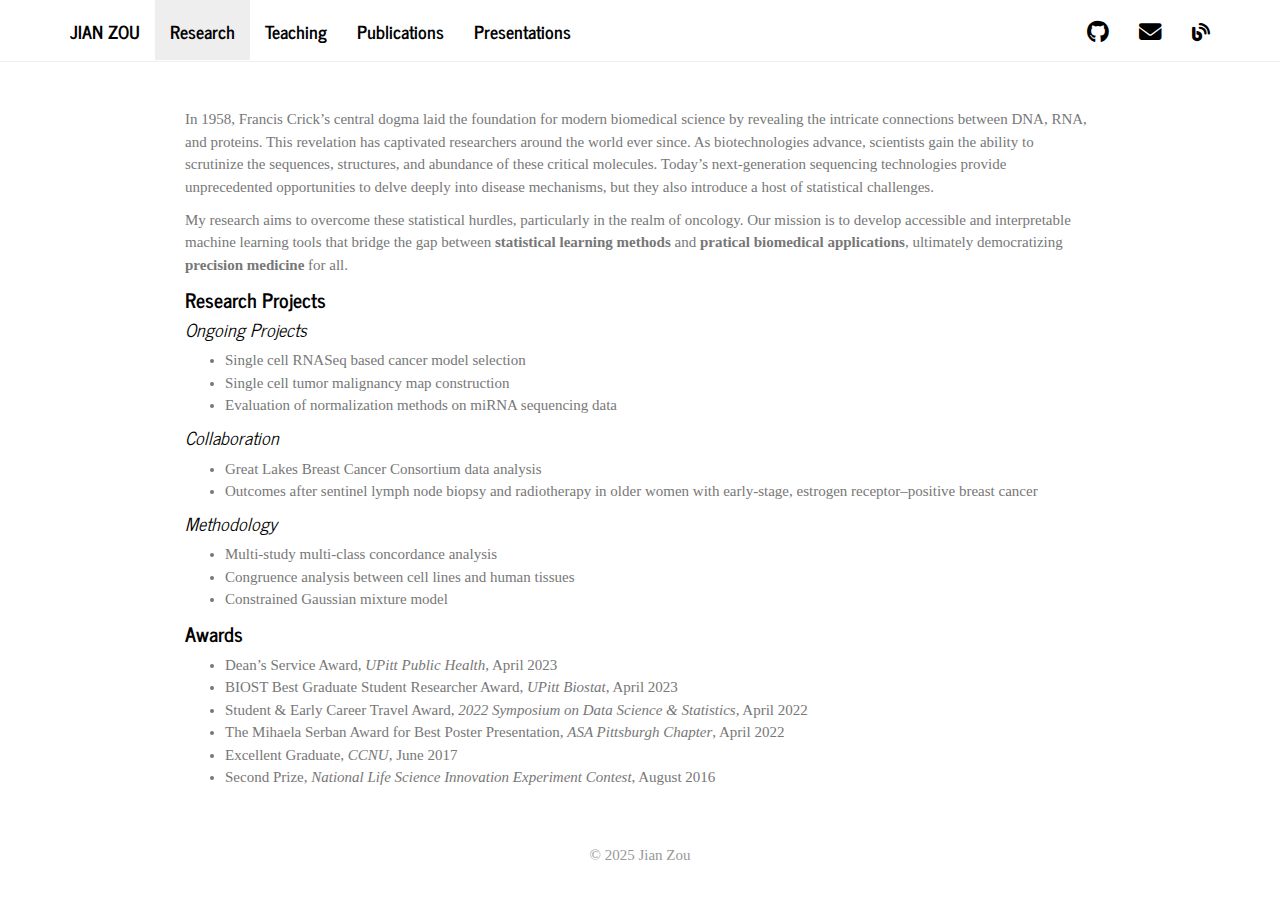
<file: research.html>
<!DOCTYPE html>

<html>

<head>

<meta charset="utf-8" />
<meta name="generator" content="pandoc" />
<meta http-equiv="X-UA-Compatible" content="IE=EDGE" />




<title>Research</title>

<script src="site_libs/header-attrs-2.29/header-attrs.js"></script>
<script src="site_libs/jquery-3.6.0/jquery-3.6.0.min.js"></script>
<meta name="viewport" content="width=device-width, initial-scale=1" />
<link href="site_libs/bootstrap-3.3.5/css/journal.min.css" rel="stylesheet" />
<script src="site_libs/bootstrap-3.3.5/js/bootstrap.min.js"></script>
<script src="site_libs/bootstrap-3.3.5/shim/html5shiv.min.js"></script>
<script src="site_libs/bootstrap-3.3.5/shim/respond.min.js"></script>
<style>h1 {font-size: 34px;}
       h1.title {font-size: 38px;}
       h2 {font-size: 30px;}
       h3 {font-size: 24px;}
       h4 {font-size: 18px;}
       h5 {font-size: 16px;}
       h6 {font-size: 12px;}
       code {color: inherit; background-color: rgba(0, 0, 0, 0.04);}
       pre:not([class]) { background-color: white }</style>
<script src="site_libs/navigation-1.1/tabsets.js"></script>
<link href="site_libs/highlightjs-9.12.0/default.css" rel="stylesheet" />
<script src="site_libs/highlightjs-9.12.0/highlight.js"></script>
<link href="site_libs/font-awesome-6.5.2/css/all.min.css" rel="stylesheet" />
<link href="site_libs/font-awesome-6.5.2/css/v4-shims.min.css" rel="stylesheet" />

<style type="text/css">
  code{white-space: pre-wrap;}
  span.smallcaps{font-variant: small-caps;}
  span.underline{text-decoration: underline;}
  div.column{display: inline-block; vertical-align: top; width: 50%;}
  div.hanging-indent{margin-left: 1.5em; text-indent: -1.5em;}
  ul.task-list{list-style: none;}
    </style>

<style type="text/css">code{white-space: pre;}</style>
<script type="text/javascript">
if (window.hljs) {
  hljs.configure({languages: []});
  hljs.initHighlightingOnLoad();
  if (document.readyState && document.readyState === "complete") {
    window.setTimeout(function() { hljs.initHighlighting(); }, 0);
  }
}
</script>






<link rel="stylesheet" href="style.css" type="text/css" />



<style type = "text/css">
.main-container {
  max-width: 940px;
  margin-left: auto;
  margin-right: auto;
}
img {
  max-width:100%;
}
.tabbed-pane {
  padding-top: 12px;
}
.html-widget {
  margin-bottom: 20px;
}
button.code-folding-btn:focus {
  outline: none;
}
summary {
  display: list-item;
}
details > summary > p:only-child {
  display: inline;
}
pre code {
  padding: 0;
}
</style>


<style type="text/css">
.dropdown-submenu {
  position: relative;
}
.dropdown-submenu>.dropdown-menu {
  top: 0;
  left: 100%;
  margin-top: -6px;
  margin-left: -1px;
  border-radius: 0 6px 6px 6px;
}
.dropdown-submenu:hover>.dropdown-menu {
  display: block;
}
.dropdown-submenu>a:after {
  display: block;
  content: " ";
  float: right;
  width: 0;
  height: 0;
  border-color: transparent;
  border-style: solid;
  border-width: 5px 0 5px 5px;
  border-left-color: #cccccc;
  margin-top: 5px;
  margin-right: -10px;
}
.dropdown-submenu:hover>a:after {
  border-left-color: #adb5bd;
}
.dropdown-submenu.pull-left {
  float: none;
}
.dropdown-submenu.pull-left>.dropdown-menu {
  left: -100%;
  margin-left: 10px;
  border-radius: 6px 0 6px 6px;
}
</style>

<script type="text/javascript">
// manage active state of menu based on current page
$(document).ready(function () {
  // active menu anchor
  href = window.location.pathname
  href = href.substr(href.lastIndexOf('/') + 1)
  if (href === "")
    href = "index.html";
  var menuAnchor = $('a[href="' + href + '"]');

  // mark the anchor link active (and if it's in a dropdown, also mark that active)
  var dropdown = menuAnchor.closest('li.dropdown');
  if (window.bootstrap) { // Bootstrap 4+
    menuAnchor.addClass('active');
    dropdown.find('> .dropdown-toggle').addClass('active');
  } else { // Bootstrap 3
    menuAnchor.parent().addClass('active');
    dropdown.addClass('active');
  }

  // Navbar adjustments
  var navHeight = $(".navbar").first().height() + 15;
  var style = document.createElement('style');
  var pt = "padding-top: " + navHeight + "px; ";
  var mt = "margin-top: -" + navHeight + "px; ";
  var css = "";
  // offset scroll position for anchor links (for fixed navbar)
  for (var i = 1; i <= 6; i++) {
    css += ".section h" + i + "{ " + pt + mt + "}\n";
  }
  style.innerHTML = "body {" + pt + "padding-bottom: 40px; }\n" + css;
  document.head.appendChild(style);
});
</script>

<!-- tabsets -->

<style type="text/css">
.tabset-dropdown > .nav-tabs {
  display: inline-table;
  max-height: 500px;
  min-height: 44px;
  overflow-y: auto;
  border: 1px solid #ddd;
  border-radius: 4px;
}

.tabset-dropdown > .nav-tabs > li.active:before, .tabset-dropdown > .nav-tabs.nav-tabs-open:before {
  content: "\e259";
  font-family: 'Glyphicons Halflings';
  display: inline-block;
  padding: 10px;
  border-right: 1px solid #ddd;
}

.tabset-dropdown > .nav-tabs.nav-tabs-open > li.active:before {
  content: "\e258";
  font-family: 'Glyphicons Halflings';
  border: none;
}

.tabset-dropdown > .nav-tabs > li.active {
  display: block;
}

.tabset-dropdown > .nav-tabs > li > a,
.tabset-dropdown > .nav-tabs > li > a:focus,
.tabset-dropdown > .nav-tabs > li > a:hover {
  border: none;
  display: inline-block;
  border-radius: 4px;
  background-color: transparent;
}

.tabset-dropdown > .nav-tabs.nav-tabs-open > li {
  display: block;
  float: none;
}

.tabset-dropdown > .nav-tabs > li {
  display: none;
}
</style>

<!-- code folding -->




</head>

<body>


<div class="container-fluid main-container">




<div class="navbar navbar-default  navbar-fixed-top" role="navigation">
  <div class="container">
    <div class="navbar-header">
      <button type="button" class="navbar-toggle collapsed" data-toggle="collapse" data-bs-toggle="collapse" data-target="#navbar" data-bs-target="#navbar">
        <span class="icon-bar"></span>
        <span class="icon-bar"></span>
        <span class="icon-bar"></span>
      </button>
      <a class="navbar-brand" href="index.html">Jian Zou</a>
    </div>
    <div id="navbar" class="navbar-collapse collapse">
      <ul class="nav navbar-nav">
        <li>
  <a href="research.html">Research</a>
</li>
<li>
  <a href="teaching.html">Teaching</a>
</li>
<li>
  <a href="publication.html">Publications</a>
</li>
<li>
  <a href="presentation.html">Presentations</a>
</li>
      </ul>
      <ul class="nav navbar-nav navbar-right">
        <li>
  <a href="https://github.com/jianzou75">
    <span class="fa fa-github fa-lg"></span>
     
  </a>
</li>
<li>
  <a href="mailto:&lt;jiz179@pitt.edu&gt;">
    <span class="fa fa-envelope fa-lg"></span>
     
  </a>
</li>
<li>
  <a href="http://jianzou.me/blog">
    <span class="fas fa-blog"></span>
     
  </a>
</li>
      </ul>
    </div><!--/.nav-collapse -->
  </div><!--/.container -->
</div><!--/.navbar -->

<div id="header">



<h1 class="title toc-ignore">Research</h1>

</div>


<style type="text/css">
a {color: unset;} 
a:link {text-decoration: none;}
</style>
<p><br></p>
<p>In 1958, Francis Crick’s <a
href="https://en.wikipedia.org/wiki/Central_dogma_of_molecular_biology">central
dogma</a> laid the foundation for modern biomedical science by revealing
the intricate connections between DNA, RNA, and proteins. This
revelation has captivated researchers around the world ever since. As
biotechnologies advance, scientists gain the ability to scrutinize the
sequences, structures, and abundance of these critical molecules.
Today’s <a
href="https://en.wikipedia.org/wiki/Massive_parallel_sequencing">next-generation
sequencing technologies</a> provide unprecedented opportunities to delve
deeply into disease mechanisms, but they also introduce a host of
statistical challenges.</p>
<p>My research aims to overcome these statistical hurdles, particularly
in the realm of oncology. Our mission is to develop accessible and
interpretable machine learning tools that bridge the gap between
<strong>statistical learning methods</strong> and <strong>pratical
biomedical applications</strong>, ultimately democratizing
<strong>precision medicine</strong> for all.</p>
<div id="research-projects" class="section level2">
<h2>Research Projects</h2>
<div id="ongoing-projects" class="section level3">
<h3>Ongoing Projects</h3>
<ul>
<li>Single cell RNASeq based cancer model selection</li>
<li>Single cell tumor malignancy map construction</li>
<li>Evaluation of normalization methods on miRNA sequencing data</li>
</ul>
</div>
<div id="collaboration" class="section level3">
<h3>Collaboration</h3>
<ul>
<li>Great Lakes Breast Cancer Consortium data analysis</li>
<li>Outcomes after sentinel lymph node biopsy and radiotherapy in older
women with early-stage, estrogen receptor–positive breast cancer</li>
</ul>
</div>
<div id="methodology" class="section level3">
<h3>Methodology</h3>
<ul>
<li>Multi-study multi-class concordance analysis</li>
<li>Congruence analysis between cell lines and human tissues</li>
<li>Constrained Gaussian mixture model</li>
</ul>
</div>
</div>
<div id="awards" class="section level2">
<h2>Awards</h2>
<ul>
<li>Dean’s Service Award, <em>UPitt Public Health</em>, April 2023</li>
<li>BIOST Best Graduate Student Researcher Award, <em>UPitt
Biostat</em>, April 2023</li>
<li><a
href="https://ww2.amstat.org/meetings/sdss/2022/onlineprogram/AbstractDetails.cfm?AbstractID=310134">Student
&amp; Early Career Travel Award</a>, <em>2022 Symposium on Data Science
&amp; Statistics</em>, April 2022</li>
<li><a
href="https://www.sph.pitt.edu/news/jian-zou-awarded-mihaela-serban-memorial-award-best-poster">The
Mihaela Serban Award for Best Poster Presentation</a>, <em>ASA
Pittsburgh Chapter</em>, April 2022</li>
<li>Excellent Graduate, <em>CCNU</em>, June 2017</li>
<li>Second Prize, <em>National Life Science Innovation Experiment
Contest</em>, August 2016</li>
</ul>
</div>

<br><br>
<footer>
    <p class="copyright text-muted" align="center">&copy; 2025 Jian Zou</p>
</footer>



</div>

<script>

// add bootstrap table styles to pandoc tables
function bootstrapStylePandocTables() {
  $('tr.odd').parent('tbody').parent('table').addClass('table table-condensed');
}
$(document).ready(function () {
  bootstrapStylePandocTables();
});


</script>

<!-- tabsets -->

<script>
$(document).ready(function () {
  window.buildTabsets("TOC");
});

$(document).ready(function () {
  $('.tabset-dropdown > .nav-tabs > li').click(function () {
    $(this).parent().toggleClass('nav-tabs-open');
  });
});
</script>

<!-- code folding -->


<!-- dynamically load mathjax for compatibility with self-contained -->
<script>
  (function () {
    var script = document.createElement("script");
    script.type = "text/javascript";
    script.src  = "https://mathjax.rstudio.com/latest/MathJax.js?config=TeX-AMS-MML_HTMLorMML";
    document.getElementsByTagName("head")[0].appendChild(script);
  })();
</script>

</body>
</html>
</file>
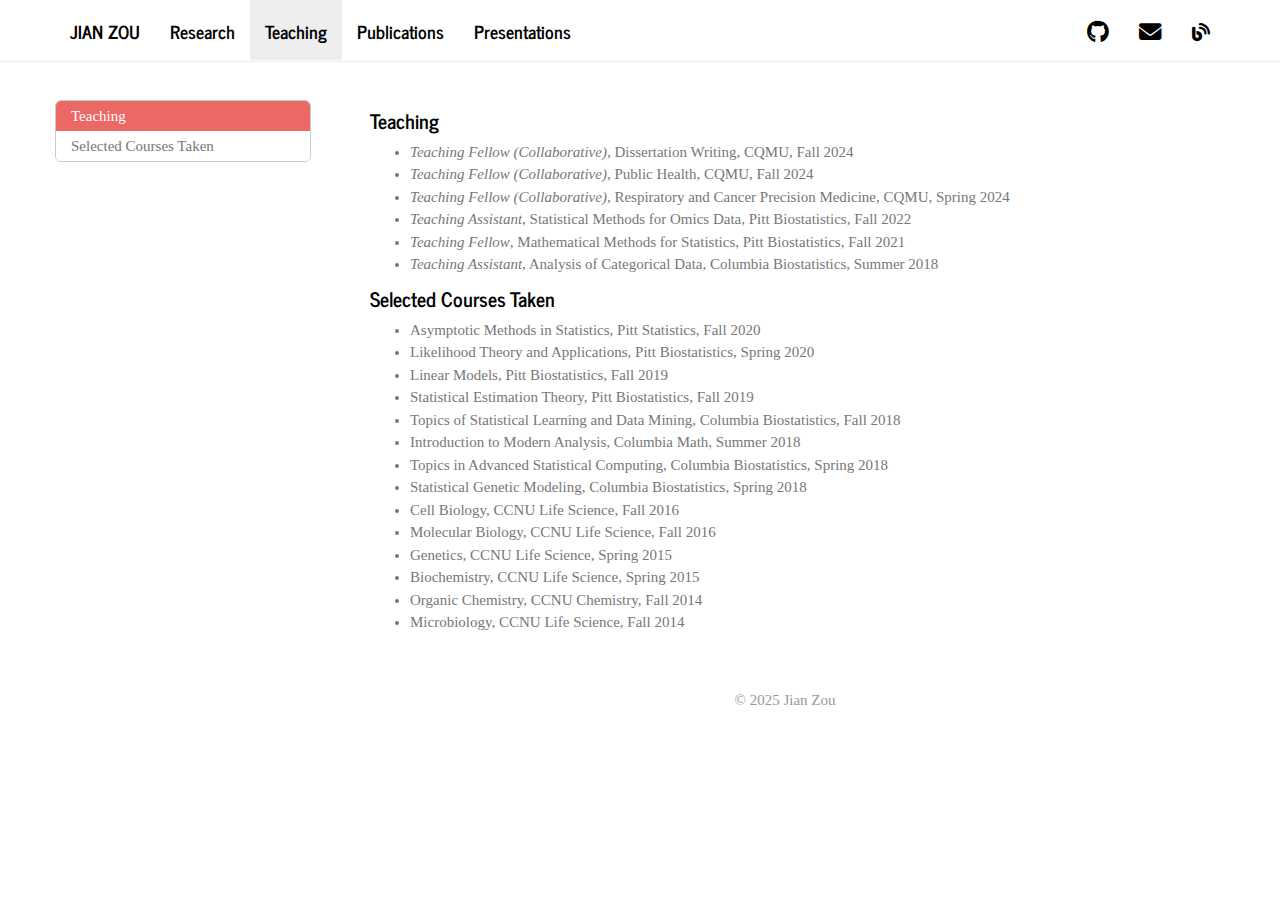
<file: teaching.html>
<!DOCTYPE html>

<html>

<head>

<meta charset="utf-8" />
<meta name="generator" content="pandoc" />
<meta http-equiv="X-UA-Compatible" content="IE=EDGE" />




<title>Teaching</title>

<script src="site_libs/header-attrs-2.29/header-attrs.js"></script>
<script src="site_libs/jquery-3.6.0/jquery-3.6.0.min.js"></script>
<meta name="viewport" content="width=device-width, initial-scale=1" />
<link href="site_libs/bootstrap-3.3.5/css/journal.min.css" rel="stylesheet" />
<script src="site_libs/bootstrap-3.3.5/js/bootstrap.min.js"></script>
<script src="site_libs/bootstrap-3.3.5/shim/html5shiv.min.js"></script>
<script src="site_libs/bootstrap-3.3.5/shim/respond.min.js"></script>
<style>h1 {font-size: 34px;}
       h1.title {font-size: 38px;}
       h2 {font-size: 30px;}
       h3 {font-size: 24px;}
       h4 {font-size: 18px;}
       h5 {font-size: 16px;}
       h6 {font-size: 12px;}
       code {color: inherit; background-color: rgba(0, 0, 0, 0.04);}
       pre:not([class]) { background-color: white }</style>
<script src="site_libs/jqueryui-1.13.2/jquery-ui.min.js"></script>
<link href="site_libs/tocify-1.9.1/jquery.tocify.css" rel="stylesheet" />
<script src="site_libs/tocify-1.9.1/jquery.tocify.js"></script>
<script src="site_libs/navigation-1.1/tabsets.js"></script>
<link href="site_libs/highlightjs-9.12.0/default.css" rel="stylesheet" />
<script src="site_libs/highlightjs-9.12.0/highlight.js"></script>
<link href="site_libs/font-awesome-6.5.2/css/all.min.css" rel="stylesheet" />
<link href="site_libs/font-awesome-6.5.2/css/v4-shims.min.css" rel="stylesheet" />

<style type="text/css">
  code{white-space: pre-wrap;}
  span.smallcaps{font-variant: small-caps;}
  span.underline{text-decoration: underline;}
  div.column{display: inline-block; vertical-align: top; width: 50%;}
  div.hanging-indent{margin-left: 1.5em; text-indent: -1.5em;}
  ul.task-list{list-style: none;}
    </style>

<style type="text/css">code{white-space: pre;}</style>
<script type="text/javascript">
if (window.hljs) {
  hljs.configure({languages: []});
  hljs.initHighlightingOnLoad();
  if (document.readyState && document.readyState === "complete") {
    window.setTimeout(function() { hljs.initHighlighting(); }, 0);
  }
}
</script>






<link rel="stylesheet" href="style.css" type="text/css" />



<style type = "text/css">
.main-container {
  max-width: 940px;
  margin-left: auto;
  margin-right: auto;
}
img {
  max-width:100%;
}
.tabbed-pane {
  padding-top: 12px;
}
.html-widget {
  margin-bottom: 20px;
}
button.code-folding-btn:focus {
  outline: none;
}
summary {
  display: list-item;
}
details > summary > p:only-child {
  display: inline;
}
pre code {
  padding: 0;
}
</style>


<style type="text/css">
.dropdown-submenu {
  position: relative;
}
.dropdown-submenu>.dropdown-menu {
  top: 0;
  left: 100%;
  margin-top: -6px;
  margin-left: -1px;
  border-radius: 0 6px 6px 6px;
}
.dropdown-submenu:hover>.dropdown-menu {
  display: block;
}
.dropdown-submenu>a:after {
  display: block;
  content: " ";
  float: right;
  width: 0;
  height: 0;
  border-color: transparent;
  border-style: solid;
  border-width: 5px 0 5px 5px;
  border-left-color: #cccccc;
  margin-top: 5px;
  margin-right: -10px;
}
.dropdown-submenu:hover>a:after {
  border-left-color: #adb5bd;
}
.dropdown-submenu.pull-left {
  float: none;
}
.dropdown-submenu.pull-left>.dropdown-menu {
  left: -100%;
  margin-left: 10px;
  border-radius: 6px 0 6px 6px;
}
</style>

<script type="text/javascript">
// manage active state of menu based on current page
$(document).ready(function () {
  // active menu anchor
  href = window.location.pathname
  href = href.substr(href.lastIndexOf('/') + 1)
  if (href === "")
    href = "index.html";
  var menuAnchor = $('a[href="' + href + '"]');

  // mark the anchor link active (and if it's in a dropdown, also mark that active)
  var dropdown = menuAnchor.closest('li.dropdown');
  if (window.bootstrap) { // Bootstrap 4+
    menuAnchor.addClass('active');
    dropdown.find('> .dropdown-toggle').addClass('active');
  } else { // Bootstrap 3
    menuAnchor.parent().addClass('active');
    dropdown.addClass('active');
  }

  // Navbar adjustments
  var navHeight = $(".navbar").first().height() + 15;
  var style = document.createElement('style');
  var pt = "padding-top: " + navHeight + "px; ";
  var mt = "margin-top: -" + navHeight + "px; ";
  var css = "";
  // offset scroll position for anchor links (for fixed navbar)
  for (var i = 1; i <= 6; i++) {
    css += ".section h" + i + "{ " + pt + mt + "}\n";
  }
  style.innerHTML = "body {" + pt + "padding-bottom: 40px; }\n" + css;
  document.head.appendChild(style);
});
</script>

<!-- tabsets -->

<style type="text/css">
.tabset-dropdown > .nav-tabs {
  display: inline-table;
  max-height: 500px;
  min-height: 44px;
  overflow-y: auto;
  border: 1px solid #ddd;
  border-radius: 4px;
}

.tabset-dropdown > .nav-tabs > li.active:before, .tabset-dropdown > .nav-tabs.nav-tabs-open:before {
  content: "\e259";
  font-family: 'Glyphicons Halflings';
  display: inline-block;
  padding: 10px;
  border-right: 1px solid #ddd;
}

.tabset-dropdown > .nav-tabs.nav-tabs-open > li.active:before {
  content: "\e258";
  font-family: 'Glyphicons Halflings';
  border: none;
}

.tabset-dropdown > .nav-tabs > li.active {
  display: block;
}

.tabset-dropdown > .nav-tabs > li > a,
.tabset-dropdown > .nav-tabs > li > a:focus,
.tabset-dropdown > .nav-tabs > li > a:hover {
  border: none;
  display: inline-block;
  border-radius: 4px;
  background-color: transparent;
}

.tabset-dropdown > .nav-tabs.nav-tabs-open > li {
  display: block;
  float: none;
}

.tabset-dropdown > .nav-tabs > li {
  display: none;
}
</style>

<!-- code folding -->



<style type="text/css">

#TOC {
  margin: 25px 0px 20px 0px;
}
@media (max-width: 768px) {
#TOC {
  position: relative;
  width: 100%;
}
}

@media print {
.toc-content {
  /* see https://github.com/w3c/csswg-drafts/issues/4434 */
  float: right;
}
}

.toc-content {
  padding-left: 30px;
  padding-right: 40px;
}

div.main-container {
  max-width: 1200px;
}

div.tocify {
  width: 20%;
  max-width: 260px;
  max-height: 85%;
}

@media (min-width: 768px) and (max-width: 991px) {
  div.tocify {
    width: 25%;
  }
}

@media (max-width: 767px) {
  div.tocify {
    width: 100%;
    max-width: none;
  }
}

.tocify ul, .tocify li {
  line-height: 20px;
}

.tocify-subheader .tocify-item {
  font-size: 0.90em;
}

.tocify .list-group-item {
  border-radius: 0px;
}


</style>



</head>

<body>


<div class="container-fluid main-container">


<!-- setup 3col/9col grid for toc_float and main content  -->
<div class="row">
<div class="col-xs-12 col-sm-4 col-md-3">
<div id="TOC" class="tocify">
</div>
</div>

<div class="toc-content col-xs-12 col-sm-8 col-md-9">




<div class="navbar navbar-default  navbar-fixed-top" role="navigation">
  <div class="container">
    <div class="navbar-header">
      <button type="button" class="navbar-toggle collapsed" data-toggle="collapse" data-bs-toggle="collapse" data-target="#navbar" data-bs-target="#navbar">
        <span class="icon-bar"></span>
        <span class="icon-bar"></span>
        <span class="icon-bar"></span>
      </button>
      <a class="navbar-brand" href="index.html">Jian Zou</a>
    </div>
    <div id="navbar" class="navbar-collapse collapse">
      <ul class="nav navbar-nav">
        <li>
  <a href="research.html">Research</a>
</li>
<li>
  <a href="teaching.html">Teaching</a>
</li>
<li>
  <a href="publication.html">Publications</a>
</li>
<li>
  <a href="presentation.html">Presentations</a>
</li>
      </ul>
      <ul class="nav navbar-nav navbar-right">
        <li>
  <a href="https://github.com/jianzou75">
    <span class="fa fa-github fa-lg"></span>
     
  </a>
</li>
<li>
  <a href="mailto:&lt;jiz179@pitt.edu&gt;">
    <span class="fa fa-envelope fa-lg"></span>
     
  </a>
</li>
<li>
  <a href="http://jianzou.me/blog">
    <span class="fas fa-blog"></span>
     
  </a>
</li>
      </ul>
    </div><!--/.nav-collapse -->
  </div><!--/.container -->
</div><!--/.navbar -->

<div id="header">



<h1 class="title toc-ignore">Teaching</h1>

</div>


<p><br></p>
<div id="teaching" class="section level2">
<h2>Teaching</h2>
<ul>
<li><em>Teaching Fellow (Collaborative)</em>, Dissertation Writing,
CQMU, Fall 2024</li>
<li><em>Teaching Fellow (Collaborative)</em>, Public Health, CQMU, Fall
2024</li>
<li><em>Teaching Fellow (Collaborative)</em>, Respiratory and Cancer
Precision Medicine, CQMU, Spring 2024</li>
<li><em>Teaching Assistant</em>, Statistical Methods for Omics Data,
Pitt Biostatistics, Fall 2022</li>
<li><em>Teaching Fellow</em>, Mathematical Methods for Statistics, Pitt
Biostatistics, Fall 2021</li>
<li><em>Teaching Assistant</em>, Analysis of Categorical Data, Columbia
Biostatistics, Summer 2018</li>
</ul>
</div>
<div id="selected-courses-taken" class="section level2">
<h2>Selected Courses Taken</h2>
<ul>
<li>Asymptotic Methods in Statistics, Pitt Statistics, Fall 2020</li>
<li>Likelihood Theory and Applications, Pitt Biostatistics, Spring
2020</li>
<li>Linear Models, Pitt Biostatistics, Fall 2019</li>
<li>Statistical Estimation Theory, Pitt Biostatistics, Fall 2019</li>
<li>Topics of Statistical Learning and Data Mining, Columbia
Biostatistics, Fall 2018</li>
<li>Introduction to Modern Analysis, Columbia Math, Summer 2018<br />
</li>
<li>Topics in Advanced Statistical Computing, Columbia Biostatistics,
Spring 2018<br />
</li>
<li>Statistical Genetic Modeling, Columbia Biostatistics, Spring
2018</li>
<li>Cell Biology, CCNU Life Science, Fall 2016</li>
<li>Molecular Biology, CCNU Life Science, Fall 2016</li>
<li>Genetics, CCNU Life Science, Spring 2015</li>
<li>Biochemistry, CCNU Life Science, Spring 2015</li>
<li>Organic Chemistry, CCNU Chemistry, Fall 2014</li>
<li>Microbiology, CCNU Life Science, Fall 2014</li>
</ul>
</div>

<br><br>
<footer>
    <p class="copyright text-muted" align="center">&copy; 2025 Jian Zou</p>
</footer>


</div>
</div>

</div>

<script>

// add bootstrap table styles to pandoc tables
function bootstrapStylePandocTables() {
  $('tr.odd').parent('tbody').parent('table').addClass('table table-condensed');
}
$(document).ready(function () {
  bootstrapStylePandocTables();
});


</script>

<!-- tabsets -->

<script>
$(document).ready(function () {
  window.buildTabsets("TOC");
});

$(document).ready(function () {
  $('.tabset-dropdown > .nav-tabs > li').click(function () {
    $(this).parent().toggleClass('nav-tabs-open');
  });
});
</script>

<!-- code folding -->

<script>
$(document).ready(function ()  {

    // temporarily add toc-ignore selector to headers for the consistency with Pandoc
    $('.unlisted.unnumbered').addClass('toc-ignore')

    // move toc-ignore selectors from section div to header
    $('div.section.toc-ignore')
        .removeClass('toc-ignore')
        .children('h1,h2,h3,h4,h5').addClass('toc-ignore');

    // establish options
    var options = {
      selectors: "h1,h2,h3",
      theme: "bootstrap3",
      context: '.toc-content',
      hashGenerator: function (text) {
        return text.replace(/[.\\/?&!#<>]/g, '').replace(/\s/g, '_');
      },
      ignoreSelector: ".toc-ignore",
      scrollTo: 0
    };
    options.showAndHide = true;
    options.smoothScroll = true;

    // tocify
    var toc = $("#TOC").tocify(options).data("toc-tocify");
});
</script>

<!-- dynamically load mathjax for compatibility with self-contained -->
<script>
  (function () {
    var script = document.createElement("script");
    script.type = "text/javascript";
    script.src  = "https://mathjax.rstudio.com/latest/MathJax.js?config=TeX-AMS-MML_HTMLorMML";
    document.getElementsByTagName("head")[0].appendChild(script);
  })();
</script>

</body>
</html>
</file>
<file: site_libs/highlightjs-9.12.0/default.css>
.hljs-literal {
  color: #990073;
}

.hljs-number {
  color: #099;
}

.hljs-comment {
  color: #998;
  font-style: italic;
}

.hljs-keyword {
  color: #900;
  font-weight: bold;
}

.hljs-string {
  color: #d14;
}
</file>
<file: style.css>
h1 {
  font-size: 32px;
}
h1.title {
  font-size: 32px;
}
h2 {
  font-size: 20px;
}
h3 {
  font-size: 18px;
  font-style: italic;
  font-weight: 100;
}
img {
    display: block;
    margin: auto;
}
div {
  line-height: 1.5;
}
.title{
    display: none;
}
</file>
<file: site_libs/bootstrap-3.3.5/css/journal.min.css>
@font-face {
  font-family: 'News Cycle';
  font-style: normal;
  font-weight: 400;
  src: url(fonts/NewsCycle.ttf) format('truetype');
}
@font-face {
  font-family: 'News Cycle';
  font-style: normal;
  font-weight: 700;
  src: url(fonts/NewsCycleBold.ttf) format('truetype');
}

/*!
 * bootswatch v3.3.6
 * Homepage: http://bootswatch.com
 * Copyright 2012-2015 Thomas Park
 * Licensed under MIT
 * Based on Bootstrap
*//*!
 * Bootstrap v3.3.6 (http://getbootstrap.com)
 * Copyright 2011-2015 Twitter, Inc.
 * Licensed under MIT (https://github.com/twbs/bootstrap/blob/master/LICENSE)
 *//*! normalize.css v3.0.3 | MIT License | github.com/necolas/normalize.css */html{font-family:sans-serif;-ms-text-size-adjust:100%;-webkit-text-size-adjust:100%}body{margin:0}article,aside,details,figcaption,figure,footer,header,hgroup,main,menu,nav,section,summary{display:block}audio,canvas,progress,video{display:inline-block;vertical-align:baseline}audio:not([controls]){display:none;height:0}[hidden],template{display:none}a{background-color:transparent}a:active,a:hover{outline:0}abbr[title]{border-bottom:1px dotted}b,strong{font-weight:bold}dfn{font-style:italic}h1{font-size:2em;margin:0.67em 0}mark{background:#ff0;color:#000}small{font-size:80%}sub,sup{font-size:75%;line-height:0;position:relative;vertical-align:baseline}sup{top:-0.5em}sub{bottom:-0.25em}img{border:0}svg:not(:root){overflow:hidden}figure{margin:1em 40px}hr{-webkit-box-sizing:content-box;-moz-box-sizing:content-box;box-sizing:content-box;height:0}pre{overflow:auto}code,kbd,pre,samp{font-family:monospace, monospace;font-size:1em}button,input,optgroup,select,textarea{color:inherit;font:inherit;margin:0}button{overflow:visible}button,select{text-transform:none}button,html input[type="button"],input[type="reset"],input[type="submit"]{-webkit-appearance:button;cursor:pointer}button[disabled],html input[disabled]{cursor:default}button::-moz-focus-inner,input::-moz-focus-inner{border:0;padding:0}input{line-height:normal}input[type="checkbox"],input[type="radio"]{-webkit-box-sizing:border-box;-moz-box-sizing:border-box;box-sizing:border-box;padding:0}input[type="number"]::-webkit-inner-spin-button,input[type="number"]::-webkit-outer-spin-button{height:auto}input[type="search"]{-webkit-appearance:textfield;-webkit-box-sizing:content-box;-moz-box-sizing:content-box;box-sizing:content-box}input[type="search"]::-webkit-search-cancel-button,input[type="search"]::-webkit-search-decoration{-webkit-appearance:none}fieldset{border:1px solid #c0c0c0;margin:0 2px;padding:0.35em 0.625em 0.75em}legend{border:0;padding:0}textarea{overflow:auto}optgroup{font-weight:bold}table{border-collapse:collapse;border-spacing:0}td,th{padding:0}/*! Source: https://github.com/h5bp/html5-boilerplate/blob/master/src/css/main.css */@media print{*,*:before,*:after{background:transparent !important;color:#000 !important;-webkit-box-shadow:none !important;box-shadow:none !important;text-shadow:none !important}a,a:visited{text-decoration:underline}a[href]:after{content:" (" attr(href) ")"}abbr[title]:after{content:" (" attr(title) ")"}a[href^="#"]:after,a[href^="javascript:"]:after{content:""}pre,blockquote{border:1px solid #999;page-break-inside:avoid}thead{display:table-header-group}tr,img{page-break-inside:avoid}img{max-width:100% !important}p,h2,h3{orphans:3;widows:3}h2,h3{page-break-after:avoid}.navbar{display:none}.btn>.caret,.dropup>.btn>.caret{border-top-color:#000 !important}.label{border:1px solid #000}.table{border-collapse:collapse !important}.table td,.table th{background-color:#fff !important}.table-bordered th,.table-bordered td{border:1px solid #ddd !important}}@font-face{font-family:'Glyphicons Halflings';src:url('../fonts/glyphicons-halflings-regular.eot');src:url('../fonts/glyphicons-halflings-regular.eot?#iefix') format('embedded-opentype'),url('../fonts/glyphicons-halflings-regular.woff') format('woff'),url('../fonts/glyphicons-halflings-regular.ttf') format('truetype'),url('../fonts/glyphicons-halflings-regular.svg#glyphicons_halflingsregular') format('svg')}.glyphicon{position:relative;top:1px;display:inline-block;font-family:'Glyphicons Halflings';font-style:normal;font-weight:normal;line-height:1;-webkit-font-smoothing:antialiased;-moz-osx-font-smoothing:grayscale}.glyphicon-asterisk:before{content:"\002a"}.glyphicon-plus:before{content:"\002b"}.glyphicon-euro:before,.glyphicon-eur:before{content:"\20ac"}.glyphicon-minus:before{content:"\2212"}.glyphicon-cloud:before{content:"\2601"}.glyphicon-envelope:before{content:"\2709"}.glyphicon-pencil:before{content:"\270f"}.glyphicon-glass:before{content:"\e001"}.glyphicon-music:before{content:"\e002"}.glyphicon-search:before{content:"\e003"}.glyphicon-heart:before{content:"\e005"}.glyphicon-star:before{content:"\e006"}.glyphicon-star-empty:before{content:"\e007"}.glyphicon-user:before{content:"\e008"}.glyphicon-film:before{content:"\e009"}.glyphicon-th-large:before{content:"\e010"}.glyphicon-th:before{content:"\e011"}.glyphicon-th-list:before{content:"\e012"}.glyphicon-ok:before{content:"\e013"}.glyphicon-remove:before{content:"\e014"}.glyphicon-zoom-in:before{content:"\e015"}.glyphicon-zoom-out:before{content:"\e016"}.glyphicon-off:before{content:"\e017"}.glyphicon-signal:before{content:"\e018"}.glyphicon-cog:before{content:"\e019"}.glyphicon-trash:before{content:"\e020"}.glyphicon-home:before{content:"\e021"}.glyphicon-file:before{content:"\e022"}.glyphicon-time:before{content:"\e023"}.glyphicon-road:before{content:"\e024"}.glyphicon-download-alt:before{content:"\e025"}.glyphicon-download:before{content:"\e026"}.glyphicon-upload:before{content:"\e027"}.glyphicon-inbox:before{content:"\e028"}.glyphicon-play-circle:before{content:"\e029"}.glyphicon-repeat:before{content:"\e030"}.glyphicon-refresh:before{content:"\e031"}.glyphicon-list-alt:before{content:"\e032"}.glyphicon-lock:before{content:"\e033"}.glyphicon-flag:before{content:"\e034"}.glyphicon-headphones:before{content:"\e035"}.glyphicon-volume-off:before{content:"\e036"}.glyphicon-volume-down:before{content:"\e037"}.glyphicon-volume-up:before{content:"\e038"}.glyphicon-qrcode:before{content:"\e039"}.glyphicon-barcode:before{content:"\e040"}.glyphicon-tag:before{content:"\e041"}.glyphicon-tags:before{content:"\e042"}.glyphicon-book:before{content:"\e043"}.glyphicon-bookmark:before{content:"\e044"}.glyphicon-print:before{content:"\e045"}.glyphicon-camera:before{content:"\e046"}.glyphicon-font:before{content:"\e047"}.glyphicon-bold:before{content:"\e048"}.glyphicon-italic:before{content:"\e049"}.glyphicon-text-height:before{content:"\e050"}.glyphicon-text-width:before{content:"\e051"}.glyphicon-align-left:before{content:"\e052"}.glyphicon-align-center:before{content:"\e053"}.glyphicon-align-right:before{content:"\e054"}.glyphicon-align-justify:before{content:"\e055"}.glyphicon-list:before{content:"\e056"}.glyphicon-indent-left:before{content:"\e057"}.glyphicon-indent-right:before{content:"\e058"}.glyphicon-facetime-video:before{content:"\e059"}.glyphicon-picture:before{content:"\e060"}.glyphicon-map-marker:before{content:"\e062"}.glyphicon-adjust:before{content:"\e063"}.glyphicon-tint:before{content:"\e064"}.glyphicon-edit:before{content:"\e065"}.glyphicon-share:before{content:"\e066"}.glyphicon-check:before{content:"\e067"}.glyphicon-move:before{content:"\e068"}.glyphicon-step-backward:before{content:"\e069"}.glyphicon-fast-backward:before{content:"\e070"}.glyphicon-backward:before{content:"\e071"}.glyphicon-play:before{content:"\e072"}.glyphicon-pause:before{content:"\e073"}.glyphicon-stop:before{content:"\e074"}.glyphicon-forward:before{content:"\e075"}.glyphicon-fast-forward:before{content:"\e076"}.glyphicon-step-forward:before{content:"\e077"}.glyphicon-eject:before{content:"\e078"}.glyphicon-chevron-left:before{content:"\e079"}.glyphicon-chevron-right:before{content:"\e080"}.glyphicon-plus-sign:before{content:"\e081"}.glyphicon-minus-sign:before{content:"\e082"}.glyphicon-remove-sign:before{content:"\e083"}.glyphicon-ok-sign:before{content:"\e084"}.glyphicon-question-sign:before{content:"\e085"}.glyphicon-info-sign:before{content:"\e086"}.glyphicon-screenshot:before{content:"\e087"}.glyphicon-remove-circle:before{content:"\e088"}.glyphicon-ok-circle:before{content:"\e089"}.glyphicon-ban-circle:before{content:"\e090"}.glyphicon-arrow-left:before{content:"\e091"}.glyphicon-arrow-right:before{content:"\e092"}.glyphicon-arrow-up:before{content:"\e093"}.glyphicon-arrow-down:before{content:"\e094"}.glyphicon-share-alt:before{content:"\e095"}.glyphicon-resize-full:before{content:"\e096"}.glyphicon-resize-small:before{content:"\e097"}.glyphicon-exclamation-sign:before{content:"\e101"}.glyphicon-gift:before{content:"\e102"}.glyphicon-leaf:before{content:"\e103"}.glyphicon-fire:before{content:"\e104"}.glyphicon-eye-open:before{content:"\e105"}.glyphicon-eye-close:before{content:"\e106"}.glyphicon-warning-sign:before{content:"\e107"}.glyphicon-plane:before{content:"\e108"}.glyphicon-calendar:before{content:"\e109"}.glyphicon-random:before{content:"\e110"}.glyphicon-comment:before{content:"\e111"}.glyphicon-magnet:before{content:"\e112"}.glyphicon-chevron-up:before{content:"\e113"}.glyphicon-chevron-down:before{content:"\e114"}.glyphicon-retweet:before{content:"\e115"}.glyphicon-shopping-cart:before{content:"\e116"}.glyphicon-folder-close:before{content:"\e117"}.glyphicon-folder-open:before{content:"\e118"}.glyphicon-resize-vertical:before{content:"\e119"}.glyphicon-resize-horizontal:before{content:"\e120"}.glyphicon-hdd:before{content:"\e121"}.glyphicon-bullhorn:before{content:"\e122"}.glyphicon-bell:before{content:"\e123"}.glyphicon-certificate:before{content:"\e124"}.glyphicon-thumbs-up:before{content:"\e125"}.glyphicon-thumbs-down:before{content:"\e126"}.glyphicon-hand-right:before{content:"\e127"}.glyphicon-hand-left:before{content:"\e128"}.glyphicon-hand-up:before{content:"\e129"}.glyphicon-hand-down:before{content:"\e130"}.glyphicon-circle-arrow-right:before{content:"\e131"}.glyphicon-circle-arrow-left:before{content:"\e132"}.glyphicon-circle-arrow-up:before{content:"\e133"}.glyphicon-circle-arrow-down:before{content:"\e134"}.glyphicon-globe:before{content:"\e135"}.glyphicon-wrench:before{content:"\e136"}.glyphicon-tasks:before{content:"\e137"}.glyphicon-filter:before{content:"\e138"}.glyphicon-briefcase:before{content:"\e139"}.glyphicon-fullscreen:before{content:"\e140"}.glyphicon-dashboard:before{content:"\e141"}.glyphicon-paperclip:before{content:"\e142"}.glyphicon-heart-empty:before{content:"\e143"}.glyphicon-link:before{content:"\e144"}.glyphicon-phone:before{content:"\e145"}.glyphicon-pushpin:before{content:"\e146"}.glyphicon-usd:before{content:"\e148"}.glyphicon-gbp:before{content:"\e149"}.glyphicon-sort:before{content:"\e150"}.glyphicon-sort-by-alphabet:before{content:"\e151"}.glyphicon-sort-by-alphabet-alt:before{content:"\e152"}.glyphicon-sort-by-order:before{content:"\e153"}.glyphicon-sort-by-order-alt:before{content:"\e154"}.glyphicon-sort-by-attributes:before{content:"\e155"}.glyphicon-sort-by-attributes-alt:before{content:"\e156"}.glyphicon-unchecked:before{content:"\e157"}.glyphicon-expand:before{content:"\e158"}.glyphicon-collapse-down:before{content:"\e159"}.glyphicon-collapse-up:before{content:"\e160"}.glyphicon-log-in:before{content:"\e161"}.glyphicon-flash:before{content:"\e162"}.glyphicon-log-out:before{content:"\e163"}.glyphicon-new-window:before{content:"\e164"}.glyphicon-record:before{content:"\e165"}.glyphicon-save:before{content:"\e166"}.glyphicon-open:before{content:"\e167"}.glyphicon-saved:before{content:"\e168"}.glyphicon-import:before{content:"\e169"}.glyphicon-export:before{content:"\e170"}.glyphicon-send:before{content:"\e171"}.glyphicon-floppy-disk:before{content:"\e172"}.glyphicon-floppy-saved:before{content:"\e173"}.glyphicon-floppy-remove:before{content:"\e174"}.glyphicon-floppy-save:before{content:"\e175"}.glyphicon-floppy-open:before{content:"\e176"}.glyphicon-credit-card:before{content:"\e177"}.glyphicon-transfer:before{content:"\e178"}.glyphicon-cutlery:before{content:"\e179"}.glyphicon-header:before{content:"\e180"}.glyphicon-compressed:before{content:"\e181"}.glyphicon-earphone:before{content:"\e182"}.glyphicon-phone-alt:before{content:"\e183"}.glyphicon-tower:before{content:"\e184"}.glyphicon-stats:before{content:"\e185"}.glyphicon-sd-video:before{content:"\e186"}.glyphicon-hd-video:before{content:"\e187"}.glyphicon-subtitles:before{content:"\e188"}.glyphicon-sound-stereo:before{content:"\e189"}.glyphicon-sound-dolby:before{content:"\e190"}.glyphicon-sound-5-1:before{content:"\e191"}.glyphicon-sound-6-1:before{content:"\e192"}.glyphicon-sound-7-1:before{content:"\e193"}.glyphicon-copyright-mark:before{content:"\e194"}.glyphicon-registration-mark:before{content:"\e195"}.glyphicon-cloud-download:before{content:"\e197"}.glyphicon-cloud-upload:before{content:"\e198"}.glyphicon-tree-conifer:before{content:"\e199"}.glyphicon-tree-deciduous:before{content:"\e200"}.glyphicon-cd:before{content:"\e201"}.glyphicon-save-file:before{content:"\e202"}.glyphicon-open-file:before{content:"\e203"}.glyphicon-level-up:before{content:"\e204"}.glyphicon-copy:before{content:"\e205"}.glyphicon-paste:before{content:"\e206"}.glyphicon-alert:before{content:"\e209"}.glyphicon-equalizer:before{content:"\e210"}.glyphicon-king:before{content:"\e211"}.glyphicon-queen:before{content:"\e212"}.glyphicon-pawn:before{content:"\e213"}.glyphicon-bishop:before{content:"\e214"}.glyphicon-knight:before{content:"\e215"}.glyphicon-baby-formula:before{content:"\e216"}.glyphicon-tent:before{content:"\26fa"}.glyphicon-blackboard:before{content:"\e218"}.glyphicon-bed:before{content:"\e219"}.glyphicon-apple:before{content:"\f8ff"}.glyphicon-erase:before{content:"\e221"}.glyphicon-hourglass:before{content:"\231b"}.glyphicon-lamp:before{content:"\e223"}.glyphicon-duplicate:before{content:"\e224"}.glyphicon-piggy-bank:before{content:"\e225"}.glyphicon-scissors:before{content:"\e226"}.glyphicon-bitcoin:before{content:"\e227"}.glyphicon-btc:before{content:"\e227"}.glyphicon-xbt:before{content:"\e227"}.glyphicon-yen:before{content:"\00a5"}.glyphicon-jpy:before{content:"\00a5"}.glyphicon-ruble:before{content:"\20bd"}.glyphicon-rub:before{content:"\20bd"}.glyphicon-scale:before{content:"\e230"}.glyphicon-ice-lolly:before{content:"\e231"}.glyphicon-ice-lolly-tasted:before{content:"\e232"}.glyphicon-education:before{content:"\e233"}.glyphicon-option-horizontal:before{content:"\e234"}.glyphicon-option-vertical:before{content:"\e235"}.glyphicon-menu-hamburger:before{content:"\e236"}.glyphicon-modal-window:before{content:"\e237"}.glyphicon-oil:before{content:"\e238"}.glyphicon-grain:before{content:"\e239"}.glyphicon-sunglasses:before{content:"\e240"}.glyphicon-text-size:before{content:"\e241"}.glyphicon-text-color:before{content:"\e242"}.glyphicon-text-background:before{content:"\e243"}.glyphicon-object-align-top:before{content:"\e244"}.glyphicon-object-align-bottom:before{content:"\e245"}.glyphicon-object-align-horizontal:before{content:"\e246"}.glyphicon-object-align-left:before{content:"\e247"}.glyphicon-object-align-vertical:before{content:"\e248"}.glyphicon-object-align-right:before{content:"\e249"}.glyphicon-triangle-right:before{content:"\e250"}.glyphicon-triangle-left:before{content:"\e251"}.glyphicon-triangle-bottom:before{content:"\e252"}.glyphicon-triangle-top:before{content:"\e253"}.glyphicon-console:before{content:"\e254"}.glyphicon-superscript:before{content:"\e255"}.glyphicon-subscript:before{content:"\e256"}.glyphicon-menu-left:before{content:"\e257"}.glyphicon-menu-right:before{content:"\e258"}.glyphicon-menu-down:before{content:"\e259"}.glyphicon-menu-up:before{content:"\e260"}*{-webkit-box-sizing:border-box;-moz-box-sizing:border-box;box-sizing:border-box}*:before,*:after{-webkit-box-sizing:border-box;-moz-box-sizing:border-box;box-sizing:border-box}html{font-size:10px;-webkit-tap-highlight-color:rgba(0,0,0,0)}body{font-family:Georgia,"Times New Roman",Times,serif;font-size:15px;line-height:1.42857143;color:#777777;background-color:#ffffff}input,button,select,textarea{font-family:inherit;font-size:inherit;line-height:inherit}a{color:#eb6864;text-decoration:none}a:hover,a:focus{color:#e22620;text-decoration:underline}a:focus{outline:thin dotted;outline:5px auto -webkit-focus-ring-color;outline-offset:-2px}figure{margin:0}img{vertical-align:middle}.img-responsive,.thumbnail>img,.thumbnail a>img,.carousel-inner>.item>img,.carousel-inner>.item>a>img{display:block;max-width:100%;height:auto}.img-rounded{border-radius:6px}.img-thumbnail{padding:4px;line-height:1.42857143;background-color:#ffffff;border:1px solid #dddddd;border-radius:4px;-webkit-transition:all .2s ease-in-out;-o-transition:all .2s ease-in-out;transition:all .2s ease-in-out;display:inline-block;max-width:100%;height:auto}.img-circle{border-radius:50%}hr{margin-top:21px;margin-bottom:21px;border:0;border-top:1px solid #eeeeee}.sr-only{position:absolute;width:1px;height:1px;margin:-1px;padding:0;overflow:hidden;clip:rect(0, 0, 0, 0);border:0}.sr-only-focusable:active,.sr-only-focusable:focus{position:static;width:auto;height:auto;margin:0;overflow:visible;clip:auto}[role="button"]{cursor:pointer}h1,h2,h3,h4,h5,h6,.h1,.h2,.h3,.h4,.h5,.h6{font-family:"News Cycle","Arial Narrow Bold",sans-serif;font-weight:700;line-height:1.1;color:#000000}h1 small,h2 small,h3 small,h4 small,h5 small,h6 small,.h1 small,.h2 small,.h3 small,.h4 small,.h5 small,.h6 small,h1 .small,h2 .small,h3 .small,h4 .small,h5 .small,h6 .small,.h1 .small,.h2 .small,.h3 .small,.h4 .small,.h5 .small,.h6 .small{font-weight:normal;line-height:1;color:#999999}h1,.h1,h2,.h2,h3,.h3{margin-top:21px;margin-bottom:10.5px}h1 small,.h1 small,h2 small,.h2 small,h3 small,.h3 small,h1 .small,.h1 .small,h2 .small,.h2 .small,h3 .small,.h3 .small{font-size:65%}h4,.h4,h5,.h5,h6,.h6{margin-top:10.5px;margin-bottom:10.5px}h4 small,.h4 small,h5 small,.h5 small,h6 small,.h6 small,h4 .small,.h4 .small,h5 .small,.h5 .small,h6 .small,.h6 .small{font-size:75%}h1,.h1{font-size:39px}h2,.h2{font-size:32px}h3,.h3{font-size:26px}h4,.h4{font-size:19px}h5,.h5{font-size:15px}h6,.h6{font-size:13px}p{margin:0 0 10.5px}.lead{margin-bottom:21px;font-size:17px;font-weight:300;line-height:1.4}@media (min-width:768px){.lead{font-size:22.5px}}small,.small{font-size:86%}mark,.mark{background-color:#fcf8e3;padding:.2em}.text-left{text-align:left}.text-right{text-align:right}.text-center{text-align:center}.text-justify{text-align:justify}.text-nowrap{white-space:nowrap}.text-lowercase{text-transform:lowercase}.text-uppercase{text-transform:uppercase}.text-capitalize{text-transform:capitalize}.text-muted{color:#999999}.text-primary{color:#eb6864}a.text-primary:hover,a.text-primary:focus{color:#e53c37}.text-success{color:#468847}a.text-success:hover,a.text-success:focus{color:#356635}.text-info{color:#3a87ad}a.text-info:hover,a.text-info:focus{color:#2d6987}.text-warning{color:#c09853}a.text-warning:hover,a.text-warning:focus{color:#a47e3c}.text-danger{color:#b94a48}a.text-danger:hover,a.text-danger:focus{color:#953b39}.bg-primary{color:#fff;background-color:#eb6864}a.bg-primary:hover,a.bg-primary:focus{background-color:#e53c37}.bg-success{background-color:#dff0d8}a.bg-success:hover,a.bg-success:focus{background-color:#c1e2b3}.bg-info{background-color:#d9edf7}a.bg-info:hover,a.bg-info:focus{background-color:#afd9ee}.bg-warning{background-color:#fcf8e3}a.bg-warning:hover,a.bg-warning:focus{background-color:#f7ecb5}.bg-danger{background-color:#f2dede}a.bg-danger:hover,a.bg-danger:focus{background-color:#e4b9b9}.page-header{padding-bottom:9.5px;margin:42px 0 21px;border-bottom:1px solid #eeeeee}ul,ol{margin-top:0;margin-bottom:10.5px}ul ul,ol ul,ul ol,ol ol{margin-bottom:0}.list-unstyled{padding-left:0;list-style:none}.list-inline{padding-left:0;list-style:none;margin-left:-5px}.list-inline>li{display:inline-block;padding-left:5px;padding-right:5px}dl{margin-top:0;margin-bottom:21px}dt,dd{line-height:1.42857143}dt{font-weight:bold}dd{margin-left:0}@media (min-width:768px){.dl-horizontal dt{float:left;width:160px;clear:left;text-align:right;overflow:hidden;text-overflow:ellipsis;white-space:nowrap}.dl-horizontal dd{margin-left:180px}}abbr[title],abbr[data-original-title]{cursor:help;border-bottom:1px dotted #999999}.initialism{font-size:90%;text-transform:uppercase}blockquote{padding:10.5px 21px;margin:0 0 21px;font-size:18.75px;border-left:5px solid #eeeeee}blockquote p:last-child,blockquote ul:last-child,blockquote ol:last-child{margin-bottom:0}blockquote footer,blockquote small,blockquote .small{display:block;font-size:80%;line-height:1.42857143;color:#999999}blockquote footer:before,blockquote small:before,blockquote .small:before{content:'\2014 \00A0'}.blockquote-reverse,blockquote.pull-right{padding-right:15px;padding-left:0;border-right:5px solid #eeeeee;border-left:0;text-align:right}.blockquote-reverse footer:before,blockquote.pull-right footer:before,.blockquote-reverse small:before,blockquote.pull-right small:before,.blockquote-reverse .small:before,blockquote.pull-right .small:before{content:''}.blockquote-reverse footer:after,blockquote.pull-right footer:after,.blockquote-reverse small:after,blockquote.pull-right small:after,.blockquote-reverse .small:after,blockquote.pull-right .small:after{content:'\00A0 \2014'}address{margin-bottom:21px;font-style:normal;line-height:1.42857143}code,kbd,pre,samp{font-family:monospace}code{padding:2px 4px;font-size:90%;color:#c7254e;background-color:#f9f2f4;border-radius:4px}kbd{padding:2px 4px;font-size:90%;color:#ffffff;background-color:#333333;border-radius:3px;-webkit-box-shadow:inset 0 -1px 0 rgba(0,0,0,0.25);box-shadow:inset 0 -1px 0 rgba(0,0,0,0.25)}kbd kbd{padding:0;font-size:100%;font-weight:bold;-webkit-box-shadow:none;box-shadow:none}pre{display:block;padding:10px;margin:0 0 10.5px;font-size:14px;line-height:1.42857143;word-break:break-all;word-wrap:break-word;color:#333333;background-color:#f5f5f5;border:1px solid #cccccc;border-radius:4px}pre code{padding:0;font-size:inherit;color:inherit;white-space:pre-wrap;background-color:transparent;border-radius:0}.pre-scrollable{max-height:340px;overflow-y:scroll}.container{margin-right:auto;margin-left:auto;padding-left:15px;padding-right:15px}@media (min-width:768px){.container{width:750px}}@media (min-width:992px){.container{width:970px}}@media (min-width:1200px){.container{width:1170px}}.container-fluid{margin-right:auto;margin-left:auto;padding-left:15px;padding-right:15px}.row{margin-left:-15px;margin-right:-15px}.col-xs-1,.col-sm-1,.col-md-1,.col-lg-1,.col-xs-2,.col-sm-2,.col-md-2,.col-lg-2,.col-xs-3,.col-sm-3,.col-md-3,.col-lg-3,.col-xs-4,.col-sm-4,.col-md-4,.col-lg-4,.col-xs-5,.col-sm-5,.col-md-5,.col-lg-5,.col-xs-6,.col-sm-6,.col-md-6,.col-lg-6,.col-xs-7,.col-sm-7,.col-md-7,.col-lg-7,.col-xs-8,.col-sm-8,.col-md-8,.col-lg-8,.col-xs-9,.col-sm-9,.col-md-9,.col-lg-9,.col-xs-10,.col-sm-10,.col-md-10,.col-lg-10,.col-xs-11,.col-sm-11,.col-md-11,.col-lg-11,.col-xs-12,.col-sm-12,.col-md-12,.col-lg-12{position:relative;min-height:1px;padding-left:15px;padding-right:15px}.col-xs-1,.col-xs-2,.col-xs-3,.col-xs-4,.col-xs-5,.col-xs-6,.col-xs-7,.col-xs-8,.col-xs-9,.col-xs-10,.col-xs-11,.col-xs-12{float:left}.col-xs-12{width:100%}.col-xs-11{width:91.66666667%}.col-xs-10{width:83.33333333%}.col-xs-9{width:75%}.col-xs-8{width:66.66666667%}.col-xs-7{width:58.33333333%}.col-xs-6{width:50%}.col-xs-5{width:41.66666667%}.col-xs-4{width:33.33333333%}.col-xs-3{width:25%}.col-xs-2{width:16.66666667%}.col-xs-1{width:8.33333333%}.col-xs-pull-12{right:100%}.col-xs-pull-11{right:91.66666667%}.col-xs-pull-10{right:83.33333333%}.col-xs-pull-9{right:75%}.col-xs-pull-8{right:66.66666667%}.col-xs-pull-7{right:58.33333333%}.col-xs-pull-6{right:50%}.col-xs-pull-5{right:41.66666667%}.col-xs-pull-4{right:33.33333333%}.col-xs-pull-3{right:25%}.col-xs-pull-2{right:16.66666667%}.col-xs-pull-1{right:8.33333333%}.col-xs-pull-0{right:auto}.col-xs-push-12{left:100%}.col-xs-push-11{left:91.66666667%}.col-xs-push-10{left:83.33333333%}.col-xs-push-9{left:75%}.col-xs-push-8{left:66.66666667%}.col-xs-push-7{left:58.33333333%}.col-xs-push-6{left:50%}.col-xs-push-5{left:41.66666667%}.col-xs-push-4{left:33.33333333%}.col-xs-push-3{left:25%}.col-xs-push-2{left:16.66666667%}.col-xs-push-1{left:8.33333333%}.col-xs-push-0{left:auto}.col-xs-offset-12{margin-left:100%}.col-xs-offset-11{margin-left:91.66666667%}.col-xs-offset-10{margin-left:83.33333333%}.col-xs-offset-9{margin-left:75%}.col-xs-offset-8{margin-left:66.66666667%}.col-xs-offset-7{margin-left:58.33333333%}.col-xs-offset-6{margin-left:50%}.col-xs-offset-5{margin-left:41.66666667%}.col-xs-offset-4{margin-left:33.33333333%}.col-xs-offset-3{margin-left:25%}.col-xs-offset-2{margin-left:16.66666667%}.col-xs-offset-1{margin-left:8.33333333%}.col-xs-offset-0{margin-left:0%}@media (min-width:768px){.col-sm-1,.col-sm-2,.col-sm-3,.col-sm-4,.col-sm-5,.col-sm-6,.col-sm-7,.col-sm-8,.col-sm-9,.col-sm-10,.col-sm-11,.col-sm-12{float:left}.col-sm-12{width:100%}.col-sm-11{width:91.66666667%}.col-sm-10{width:83.33333333%}.col-sm-9{width:75%}.col-sm-8{width:66.66666667%}.col-sm-7{width:58.33333333%}.col-sm-6{width:50%}.col-sm-5{width:41.66666667%}.col-sm-4{width:33.33333333%}.col-sm-3{width:25%}.col-sm-2{width:16.66666667%}.col-sm-1{width:8.33333333%}.col-sm-pull-12{right:100%}.col-sm-pull-11{right:91.66666667%}.col-sm-pull-10{right:83.33333333%}.col-sm-pull-9{right:75%}.col-sm-pull-8{right:66.66666667%}.col-sm-pull-7{right:58.33333333%}.col-sm-pull-6{right:50%}.col-sm-pull-5{right:41.66666667%}.col-sm-pull-4{right:33.33333333%}.col-sm-pull-3{right:25%}.col-sm-pull-2{right:16.66666667%}.col-sm-pull-1{right:8.33333333%}.col-sm-pull-0{right:auto}.col-sm-push-12{left:100%}.col-sm-push-11{left:91.66666667%}.col-sm-push-10{left:83.33333333%}.col-sm-push-9{left:75%}.col-sm-push-8{left:66.66666667%}.col-sm-push-7{left:58.33333333%}.col-sm-push-6{left:50%}.col-sm-push-5{left:41.66666667%}.col-sm-push-4{left:33.33333333%}.col-sm-push-3{left:25%}.col-sm-push-2{left:16.66666667%}.col-sm-push-1{left:8.33333333%}.col-sm-push-0{left:auto}.col-sm-offset-12{margin-left:100%}.col-sm-offset-11{margin-left:91.66666667%}.col-sm-offset-10{margin-left:83.33333333%}.col-sm-offset-9{margin-left:75%}.col-sm-offset-8{margin-left:66.66666667%}.col-sm-offset-7{margin-left:58.33333333%}.col-sm-offset-6{margin-left:50%}.col-sm-offset-5{margin-left:41.66666667%}.col-sm-offset-4{margin-left:33.33333333%}.col-sm-offset-3{margin-left:25%}.col-sm-offset-2{margin-left:16.66666667%}.col-sm-offset-1{margin-left:8.33333333%}.col-sm-offset-0{margin-left:0%}}@media (min-width:992px){.col-md-1,.col-md-2,.col-md-3,.col-md-4,.col-md-5,.col-md-6,.col-md-7,.col-md-8,.col-md-9,.col-md-10,.col-md-11,.col-md-12{float:left}.col-md-12{width:100%}.col-md-11{width:91.66666667%}.col-md-10{width:83.33333333%}.col-md-9{width:75%}.col-md-8{width:66.66666667%}.col-md-7{width:58.33333333%}.col-md-6{width:50%}.col-md-5{width:41.66666667%}.col-md-4{width:33.33333333%}.col-md-3{width:25%}.col-md-2{width:16.66666667%}.col-md-1{width:8.33333333%}.col-md-pull-12{right:100%}.col-md-pull-11{right:91.66666667%}.col-md-pull-10{right:83.33333333%}.col-md-pull-9{right:75%}.col-md-pull-8{right:66.66666667%}.col-md-pull-7{right:58.33333333%}.col-md-pull-6{right:50%}.col-md-pull-5{right:41.66666667%}.col-md-pull-4{right:33.33333333%}.col-md-pull-3{right:25%}.col-md-pull-2{right:16.66666667%}.col-md-pull-1{right:8.33333333%}.col-md-pull-0{right:auto}.col-md-push-12{left:100%}.col-md-push-11{left:91.66666667%}.col-md-push-10{left:83.33333333%}.col-md-push-9{left:75%}.col-md-push-8{left:66.66666667%}.col-md-push-7{left:58.33333333%}.col-md-push-6{left:50%}.col-md-push-5{left:41.66666667%}.col-md-push-4{left:33.33333333%}.col-md-push-3{left:25%}.col-md-push-2{left:16.66666667%}.col-md-push-1{left:8.33333333%}.col-md-push-0{left:auto}.col-md-offset-12{margin-left:100%}.col-md-offset-11{margin-left:91.66666667%}.col-md-offset-10{margin-left:83.33333333%}.col-md-offset-9{margin-left:75%}.col-md-offset-8{margin-left:66.66666667%}.col-md-offset-7{margin-left:58.33333333%}.col-md-offset-6{margin-left:50%}.col-md-offset-5{margin-left:41.66666667%}.col-md-offset-4{margin-left:33.33333333%}.col-md-offset-3{margin-left:25%}.col-md-offset-2{margin-left:16.66666667%}.col-md-offset-1{margin-left:8.33333333%}.col-md-offset-0{margin-left:0%}}@media (min-width:1200px){.col-lg-1,.col-lg-2,.col-lg-3,.col-lg-4,.col-lg-5,.col-lg-6,.col-lg-7,.col-lg-8,.col-lg-9,.col-lg-10,.col-lg-11,.col-lg-12{float:left}.col-lg-12{width:100%}.col-lg-11{width:91.66666667%}.col-lg-10{width:83.33333333%}.col-lg-9{width:75%}.col-lg-8{width:66.66666667%}.col-lg-7{width:58.33333333%}.col-lg-6{width:50%}.col-lg-5{width:41.66666667%}.col-lg-4{width:33.33333333%}.col-lg-3{width:25%}.col-lg-2{width:16.66666667%}.col-lg-1{width:8.33333333%}.col-lg-pull-12{right:100%}.col-lg-pull-11{right:91.66666667%}.col-lg-pull-10{right:83.33333333%}.col-lg-pull-9{right:75%}.col-lg-pull-8{right:66.66666667%}.col-lg-pull-7{right:58.33333333%}.col-lg-pull-6{right:50%}.col-lg-pull-5{right:41.66666667%}.col-lg-pull-4{right:33.33333333%}.col-lg-pull-3{right:25%}.col-lg-pull-2{right:16.66666667%}.col-lg-pull-1{right:8.33333333%}.col-lg-pull-0{right:auto}.col-lg-push-12{left:100%}.col-lg-push-11{left:91.66666667%}.col-lg-push-10{left:83.33333333%}.col-lg-push-9{left:75%}.col-lg-push-8{left:66.66666667%}.col-lg-push-7{left:58.33333333%}.col-lg-push-6{left:50%}.col-lg-push-5{left:41.66666667%}.col-lg-push-4{left:33.33333333%}.col-lg-push-3{left:25%}.col-lg-push-2{left:16.66666667%}.col-lg-push-1{left:8.33333333%}.col-lg-push-0{left:auto}.col-lg-offset-12{margin-left:100%}.col-lg-offset-11{margin-left:91.66666667%}.col-lg-offset-10{margin-left:83.33333333%}.col-lg-offset-9{margin-left:75%}.col-lg-offset-8{margin-left:66.66666667%}.col-lg-offset-7{margin-left:58.33333333%}.col-lg-offset-6{margin-left:50%}.col-lg-offset-5{margin-left:41.66666667%}.col-lg-offset-4{margin-left:33.33333333%}.col-lg-offset-3{margin-left:25%}.col-lg-offset-2{margin-left:16.66666667%}.col-lg-offset-1{margin-left:8.33333333%}.col-lg-offset-0{margin-left:0%}}table{background-color:transparent}caption{padding-top:8px;padding-bottom:8px;color:#999999;text-align:left}th{}.table{width:100%;max-width:100%;margin-bottom:21px}.table>thead>tr>th,.table>tbody>tr>th,.table>tfoot>tr>th,.table>thead>tr>td,.table>tbody>tr>td,.table>tfoot>tr>td{padding:8px;line-height:1.42857143;vertical-align:top;border-top:1px solid #dddddd}.table>thead>tr>th{vertical-align:bottom;border-bottom:2px solid #dddddd}.table>caption+thead>tr:first-child>th,.table>colgroup+thead>tr:first-child>th,.table>thead:first-child>tr:first-child>th,.table>caption+thead>tr:first-child>td,.table>colgroup+thead>tr:first-child>td,.table>thead:first-child>tr:first-child>td{border-top:0}.table>tbody+tbody{border-top:2px solid #dddddd}.table .table{background-color:#ffffff}.table-condensed>thead>tr>th,.table-condensed>tbody>tr>th,.table-condensed>tfoot>tr>th,.table-condensed>thead>tr>td,.table-condensed>tbody>tr>td,.table-condensed>tfoot>tr>td{padding:5px}.table-bordered{border:1px solid #dddddd}.table-bordered>thead>tr>th,.table-bordered>tbody>tr>th,.table-bordered>tfoot>tr>th,.table-bordered>thead>tr>td,.table-bordered>tbody>tr>td,.table-bordered>tfoot>tr>td{border:1px solid #dddddd}.table-bordered>thead>tr>th,.table-bordered>thead>tr>td{border-bottom-width:2px}.table-striped>tbody>tr:nth-of-type(odd){background-color:#f9f9f9}.table-hover>tbody>tr:hover{background-color:#f5f5f5}table col[class*="col-"]{position:static;float:none;display:table-column}table td[class*="col-"],table th[class*="col-"]{position:static;float:none;display:table-cell}.table>thead>tr>td.active,.table>tbody>tr>td.active,.table>tfoot>tr>td.active,.table>thead>tr>th.active,.table>tbody>tr>th.active,.table>tfoot>tr>th.active,.table>thead>tr.active>td,.table>tbody>tr.active>td,.table>tfoot>tr.active>td,.table>thead>tr.active>th,.table>tbody>tr.active>th,.table>tfoot>tr.active>th{background-color:#f5f5f5}.table-hover>tbody>tr>td.active:hover,.table-hover>tbody>tr>th.active:hover,.table-hover>tbody>tr.active:hover>td,.table-hover>tbody>tr:hover>.active,.table-hover>tbody>tr.active:hover>th{background-color:#e8e8e8}.table>thead>tr>td.success,.table>tbody>tr>td.success,.table>tfoot>tr>td.success,.table>thead>tr>th.success,.table>tbody>tr>th.success,.table>tfoot>tr>th.success,.table>thead>tr.success>td,.table>tbody>tr.success>td,.table>tfoot>tr.success>td,.table>thead>tr.success>th,.table>tbody>tr.success>th,.table>tfoot>tr.success>th{background-color:#dff0d8}.table-hover>tbody>tr>td.success:hover,.table-hover>tbody>tr>th.success:hover,.table-hover>tbody>tr.success:hover>td,.table-hover>tbody>tr:hover>.success,.table-hover>tbody>tr.success:hover>th{background-color:#d0e9c6}.table>thead>tr>td.info,.table>tbody>tr>td.info,.table>tfoot>tr>td.info,.table>thead>tr>th.info,.table>tbody>tr>th.info,.table>tfoot>tr>th.info,.table>thead>tr.info>td,.table>tbody>tr.info>td,.table>tfoot>tr.info>td,.table>thead>tr.info>th,.table>tbody>tr.info>th,.table>tfoot>tr.info>th{background-color:#d9edf7}.table-hover>tbody>tr>td.info:hover,.table-hover>tbody>tr>th.info:hover,.table-hover>tbody>tr.info:hover>td,.table-hover>tbody>tr:hover>.info,.table-hover>tbody>tr.info:hover>th{background-color:#c4e3f3}.table>thead>tr>td.warning,.table>tbody>tr>td.warning,.table>tfoot>tr>td.warning,.table>thead>tr>th.warning,.table>tbody>tr>th.warning,.table>tfoot>tr>th.warning,.table>thead>tr.warning>td,.table>tbody>tr.warning>td,.table>tfoot>tr.warning>td,.table>thead>tr.warning>th,.table>tbody>tr.warning>th,.table>tfoot>tr.warning>th{background-color:#fcf8e3}.table-hover>tbody>tr>td.warning:hover,.table-hover>tbody>tr>th.warning:hover,.table-hover>tbody>tr.warning:hover>td,.table-hover>tbody>tr:hover>.warning,.table-hover>tbody>tr.warning:hover>th{background-color:#faf2cc}.table>thead>tr>td.danger,.table>tbody>tr>td.danger,.table>tfoot>tr>td.danger,.table>thead>tr>th.danger,.table>tbody>tr>th.danger,.table>tfoot>tr>th.danger,.table>thead>tr.danger>td,.table>tbody>tr.danger>td,.table>tfoot>tr.danger>td,.table>thead>tr.danger>th,.table>tbody>tr.danger>th,.table>tfoot>tr.danger>th{background-color:#f2dede}.table-hover>tbody>tr>td.danger:hover,.table-hover>tbody>tr>th.danger:hover,.table-hover>tbody>tr.danger:hover>td,.table-hover>tbody>tr:hover>.danger,.table-hover>tbody>tr.danger:hover>th{background-color:#ebcccc}.table-responsive{overflow-x:auto;min-height:0.01%}@media screen and (max-width:767px){.table-responsive{width:100%;margin-bottom:15.75px;overflow-y:hidden;-ms-overflow-style:-ms-autohiding-scrollbar;border:1px solid #dddddd}.table-responsive>.table{margin-bottom:0}.table-responsive>.table>thead>tr>th,.table-responsive>.table>tbody>tr>th,.table-responsive>.table>tfoot>tr>th,.table-responsive>.table>thead>tr>td,.table-responsive>.table>tbody>tr>td,.table-responsive>.table>tfoot>tr>td{white-space:nowrap}.table-responsive>.table-bordered{border:0}.table-responsive>.table-bordered>thead>tr>th:first-child,.table-responsive>.table-bordered>tbody>tr>th:first-child,.table-responsive>.table-bordered>tfoot>tr>th:first-child,.table-responsive>.table-bordered>thead>tr>td:first-child,.table-responsive>.table-bordered>tbody>tr>td:first-child,.table-responsive>.table-bordered>tfoot>tr>td:first-child{border-left:0}.table-responsive>.table-bordered>thead>tr>th:last-child,.table-responsive>.table-bordered>tbody>tr>th:last-child,.table-responsive>.table-bordered>tfoot>tr>th:last-child,.table-responsive>.table-bordered>thead>tr>td:last-child,.table-responsive>.table-bordered>tbody>tr>td:last-child,.table-responsive>.table-bordered>tfoot>tr>td:last-child{border-right:0}.table-responsive>.table-bordered>tbody>tr:last-child>th,.table-responsive>.table-bordered>tfoot>tr:last-child>th,.table-responsive>.table-bordered>tbody>tr:last-child>td,.table-responsive>.table-bordered>tfoot>tr:last-child>td{border-bottom:0}}fieldset{padding:0;margin:0;border:0;min-width:0}legend{display:block;width:100%;padding:0;margin-bottom:21px;font-size:22.5px;line-height:inherit;color:#777777;border:0;border-bottom:1px solid #e5e5e5}label{display:inline-block;max-width:100%;margin-bottom:5px;font-weight:bold}input[type="search"]{-webkit-box-sizing:border-box;-moz-box-sizing:border-box;box-sizing:border-box}input[type="radio"],input[type="checkbox"]{margin:4px 0 0;margin-top:1px \9;line-height:normal}input[type="file"]{display:block}input[type="range"]{display:block;width:100%}select[multiple],select[size]{height:auto}input[type="file"]:focus,input[type="radio"]:focus,input[type="checkbox"]:focus{outline:thin dotted;outline:5px auto -webkit-focus-ring-color;outline-offset:-2px}output{display:block;padding-top:9px;font-size:15px;line-height:1.42857143;color:#777777}.form-control{display:block;width:100%;height:39px;padding:8px 12px;font-size:15px;line-height:1.42857143;color:#777777;background-color:#ffffff;background-image:none;border:1px solid #cccccc;border-radius:4px;-webkit-box-shadow:inset 0 1px 1px rgba(0,0,0,0.075);box-shadow:inset 0 1px 1px rgba(0,0,0,0.075);-webkit-transition:border-color ease-in-out .15s,-webkit-box-shadow ease-in-out .15s;-o-transition:border-color ease-in-out .15s,box-shadow ease-in-out .15s;transition:border-color ease-in-out .15s,box-shadow ease-in-out .15s}.form-control:focus{border-color:#66afe9;outline:0;-webkit-box-shadow:inset 0 1px 1px rgba(0,0,0,0.075),0 0 8px rgba(102,175,233,0.6);box-shadow:inset 0 1px 1px rgba(0,0,0,0.075),0 0 8px rgba(102,175,233,0.6)}.form-control::-moz-placeholder{color:#999999;opacity:1}.form-control:-ms-input-placeholder{color:#999999}.form-control::-webkit-input-placeholder{color:#999999}.form-control::-ms-expand{border:0;background-color:transparent}.form-control[disabled],.form-control[readonly],fieldset[disabled] .form-control{background-color:#eeeeee;opacity:1}.form-control[disabled],fieldset[disabled] .form-control{cursor:not-allowed}textarea.form-control{height:auto}input[type="search"]{-webkit-appearance:none}@media screen and (-webkit-min-device-pixel-ratio:0){input[type="date"].form-control,input[type="time"].form-control,input[type="datetime-local"].form-control,input[type="month"].form-control{line-height:39px}input[type="date"].input-sm,input[type="time"].input-sm,input[type="datetime-local"].input-sm,input[type="month"].input-sm,.input-group-sm input[type="date"],.input-group-sm input[type="time"],.input-group-sm input[type="datetime-local"],.input-group-sm input[type="month"]{line-height:31px}input[type="date"].input-lg,input[type="time"].input-lg,input[type="datetime-local"].input-lg,input[type="month"].input-lg,.input-group-lg input[type="date"],.input-group-lg input[type="time"],.input-group-lg input[type="datetime-local"],.input-group-lg input[type="month"]{line-height:56px}}.form-group{margin-bottom:15px}.radio,.checkbox{position:relative;display:block;margin-top:10px;margin-bottom:10px}.radio label,.checkbox label{min-height:21px;padding-left:20px;margin-bottom:0;font-weight:normal;cursor:pointer}.radio input[type="radio"],.radio-inline input[type="radio"],.checkbox input[type="checkbox"],.checkbox-inline input[type="checkbox"]{position:absolute;margin-left:-20px;margin-top:4px \9}.radio+.radio,.checkbox+.checkbox{margin-top:-5px}.radio-inline,.checkbox-inline{position:relative;display:inline-block;padding-left:20px;margin-bottom:0;vertical-align:middle;font-weight:normal;cursor:pointer}.radio-inline+.radio-inline,.checkbox-inline+.checkbox-inline{margin-top:0;margin-left:10px}input[type="radio"][disabled],input[type="checkbox"][disabled],input[type="radio"].disabled,input[type="checkbox"].disabled,fieldset[disabled] input[type="radio"],fieldset[disabled] input[type="checkbox"]{cursor:not-allowed}.radio-inline.disabled,.checkbox-inline.disabled,fieldset[disabled] .radio-inline,fieldset[disabled] .checkbox-inline{cursor:not-allowed}.radio.disabled label,.checkbox.disabled label,fieldset[disabled] .radio label,fieldset[disabled] .checkbox label{cursor:not-allowed}.form-control-static{padding-top:9px;padding-bottom:9px;margin-bottom:0;min-height:36px}.form-control-static.input-lg,.form-control-static.input-sm{padding-left:0;padding-right:0}.input-sm{height:31px;padding:5px 10px;font-size:13px;line-height:1.5;border-radius:3px}select.input-sm{height:31px;line-height:31px}textarea.input-sm,select[multiple].input-sm{height:auto}.form-group-sm .form-control{height:31px;padding:5px 10px;font-size:13px;line-height:1.5;border-radius:3px}.form-group-sm select.form-control{height:31px;line-height:31px}.form-group-sm textarea.form-control,.form-group-sm select[multiple].form-control{height:auto}.form-group-sm .form-control-static{height:31px;min-height:34px;padding:6px 10px;font-size:13px;line-height:1.5}.input-lg{height:56px;padding:14px 16px;font-size:19px;line-height:1.3333333;border-radius:6px}select.input-lg{height:56px;line-height:56px}textarea.input-lg,select[multiple].input-lg{height:auto}.form-group-lg .form-control{height:56px;padding:14px 16px;font-size:19px;line-height:1.3333333;border-radius:6px}.form-group-lg select.form-control{height:56px;line-height:56px}.form-group-lg textarea.form-control,.form-group-lg select[multiple].form-control{height:auto}.form-group-lg .form-control-static{height:56px;min-height:40px;padding:15px 16px;font-size:19px;line-height:1.3333333}.has-feedback{position:relative}.has-feedback .form-control{padding-right:48.75px}.form-control-feedback{position:absolute;top:0;right:0;z-index:2;display:block;width:39px;height:39px;line-height:39px;text-align:center;pointer-events:none}.input-lg+.form-control-feedback,.input-group-lg+.form-control-feedback,.form-group-lg .form-control+.form-control-feedback{width:56px;height:56px;line-height:56px}.input-sm+.form-control-feedback,.input-group-sm+.form-control-feedback,.form-group-sm .form-control+.form-control-feedback{width:31px;height:31px;line-height:31px}.has-success .help-block,.has-success .control-label,.has-success .radio,.has-success .checkbox,.has-success .radio-inline,.has-success .checkbox-inline,.has-success.radio label,.has-success.checkbox label,.has-success.radio-inline label,.has-success.checkbox-inline label{color:#468847}.has-success .form-control{border-color:#468847;-webkit-box-shadow:inset 0 1px 1px rgba(0,0,0,0.075);box-shadow:inset 0 1px 1px rgba(0,0,0,0.075)}.has-success .form-control:focus{border-color:#356635;-webkit-box-shadow:inset 0 1px 1px rgba(0,0,0,0.075),0 0 6px #7aba7b;box-shadow:inset 0 1px 1px rgba(0,0,0,0.075),0 0 6px #7aba7b}.has-success .input-group-addon{color:#468847;border-color:#468847;background-color:#dff0d8}.has-success .form-control-feedback{color:#468847}.has-warning .help-block,.has-warning .control-label,.has-warning .radio,.has-warning .checkbox,.has-warning .radio-inline,.has-warning .checkbox-inline,.has-warning.radio label,.has-warning.checkbox label,.has-warning.radio-inline label,.has-warning.checkbox-inline label{color:#c09853}.has-warning .form-control{border-color:#c09853;-webkit-box-shadow:inset 0 1px 1px rgba(0,0,0,0.075);box-shadow:inset 0 1px 1px rgba(0,0,0,0.075)}.has-warning .form-control:focus{border-color:#a47e3c;-webkit-box-shadow:inset 0 1px 1px rgba(0,0,0,0.075),0 0 6px #dbc59e;box-shadow:inset 0 1px 1px rgba(0,0,0,0.075),0 0 6px #dbc59e}.has-warning .input-group-addon{color:#c09853;border-color:#c09853;background-color:#fcf8e3}.has-warning .form-control-feedback{color:#c09853}.has-error .help-block,.has-error .control-label,.has-error .radio,.has-error .checkbox,.has-error .radio-inline,.has-error .checkbox-inline,.has-error.radio label,.has-error.checkbox label,.has-error.radio-inline label,.has-error.checkbox-inline label{color:#b94a48}.has-error .form-control{border-color:#b94a48;-webkit-box-shadow:inset 0 1px 1px rgba(0,0,0,0.075);box-shadow:inset 0 1px 1px rgba(0,0,0,0.075)}.has-error .form-control:focus{border-color:#953b39;-webkit-box-shadow:inset 0 1px 1px rgba(0,0,0,0.075),0 0 6px #d59392;box-shadow:inset 0 1px 1px rgba(0,0,0,0.075),0 0 6px #d59392}.has-error .input-group-addon{color:#b94a48;border-color:#b94a48;background-color:#f2dede}.has-error .form-control-feedback{color:#b94a48}.has-feedback label~.form-control-feedback{top:26px}.has-feedback label.sr-only~.form-control-feedback{top:0}.help-block{display:block;margin-top:5px;margin-bottom:10px;color:#b7b7b7}@media (min-width:768px){.form-inline .form-group{display:inline-block;margin-bottom:0;vertical-align:middle}.form-inline .form-control{display:inline-block;width:auto;vertical-align:middle}.form-inline .form-control-static{display:inline-block}.form-inline .input-group{display:inline-table;vertical-align:middle}.form-inline .input-group .input-group-addon,.form-inline .input-group .input-group-btn,.form-inline .input-group .form-control{width:auto}.form-inline .input-group>.form-control{width:100%}.form-inline .control-label{margin-bottom:0;vertical-align:middle}.form-inline .radio,.form-inline .checkbox{display:inline-block;margin-top:0;margin-bottom:0;vertical-align:middle}.form-inline .radio label,.form-inline .checkbox label{padding-left:0}.form-inline .radio input[type="radio"],.form-inline .checkbox input[type="checkbox"]{position:relative;margin-left:0}.form-inline .has-feedback .form-control-feedback{top:0}}.form-horizontal .radio,.form-horizontal .checkbox,.form-horizontal .radio-inline,.form-horizontal .checkbox-inline{margin-top:0;margin-bottom:0;padding-top:9px}.form-horizontal .radio,.form-horizontal .checkbox{min-height:30px}.form-horizontal .form-group{margin-left:-15px;margin-right:-15px}@media (min-width:768px){.form-horizontal .control-label{text-align:right;margin-bottom:0;padding-top:9px}}.form-horizontal .has-feedback .form-control-feedback{right:15px}@media (min-width:768px){.form-horizontal .form-group-lg .control-label{padding-top:15px;font-size:19px}}@media (min-width:768px){.form-horizontal .form-group-sm .control-label{padding-top:6px;font-size:13px}}.btn{display:inline-block;margin-bottom:0;font-weight:normal;text-align:center;vertical-align:middle;-ms-touch-action:manipulation;touch-action:manipulation;cursor:pointer;background-image:none;border:1px solid transparent;white-space:nowrap;padding:8px 12px;font-size:15px;line-height:1.42857143;border-radius:4px;-webkit-user-select:none;-moz-user-select:none;-ms-user-select:none;user-select:none}.btn:focus,.btn:active:focus,.btn.active:focus,.btn.focus,.btn:active.focus,.btn.active.focus{outline:thin dotted;outline:5px auto -webkit-focus-ring-color;outline-offset:-2px}.btn:hover,.btn:focus,.btn.focus{color:#ffffff;text-decoration:none}.btn:active,.btn.active{outline:0;background-image:none;-webkit-box-shadow:inset 0 3px 5px rgba(0,0,0,0.125);box-shadow:inset 0 3px 5px rgba(0,0,0,0.125)}.btn.disabled,.btn[disabled],fieldset[disabled] .btn{cursor:not-allowed;opacity:0.65;filter:alpha(opacity=65);-webkit-box-shadow:none;box-shadow:none}a.btn.disabled,fieldset[disabled] a.btn{pointer-events:none}.btn-default{color:#ffffff;background-color:#999999;border-color:#999999}.btn-default:focus,.btn-default.focus{color:#ffffff;background-color:#808080;border-color:#595959}.btn-default:hover{color:#ffffff;background-color:#808080;border-color:#7a7a7a}.btn-default:active,.btn-default.active,.open>.dropdown-toggle.btn-default{color:#ffffff;background-color:#808080;border-color:#7a7a7a}.btn-default:active:hover,.btn-default.active:hover,.open>.dropdown-toggle.btn-default:hover,.btn-default:active:focus,.btn-default.active:focus,.open>.dropdown-toggle.btn-default:focus,.btn-default:active.focus,.btn-default.active.focus,.open>.dropdown-toggle.btn-default.focus{color:#ffffff;background-color:#6e6e6e;border-color:#595959}.btn-default:active,.btn-default.active,.open>.dropdown-toggle.btn-default{background-image:none}.btn-default.disabled:hover,.btn-default[disabled]:hover,fieldset[disabled] .btn-default:hover,.btn-default.disabled:focus,.btn-default[disabled]:focus,fieldset[disabled] .btn-default:focus,.btn-default.disabled.focus,.btn-default[disabled].focus,fieldset[disabled] .btn-default.focus{background-color:#999999;border-color:#999999}.btn-default .badge{color:#999999;background-color:#ffffff}.btn-primary{color:#ffffff;background-color:#eb6864;border-color:#eb6864}.btn-primary:focus,.btn-primary.focus{color:#ffffff;background-color:#e53c37;border-color:#b81c18}.btn-primary:hover{color:#ffffff;background-color:#e53c37;border-color:#e4332e}.btn-primary:active,.btn-primary.active,.open>.dropdown-toggle.btn-primary{color:#ffffff;background-color:#e53c37;border-color:#e4332e}.btn-primary:active:hover,.btn-primary.active:hover,.open>.dropdown-toggle.btn-primary:hover,.btn-primary:active:focus,.btn-primary.active:focus,.open>.dropdown-toggle.btn-primary:focus,.btn-primary:active.focus,.btn-primary.active.focus,.open>.dropdown-toggle.btn-primary.focus{color:#ffffff;background-color:#dc221c;border-color:#b81c18}.btn-primary:active,.btn-primary.active,.open>.dropdown-toggle.btn-primary{background-image:none}.btn-primary.disabled:hover,.btn-primary[disabled]:hover,fieldset[disabled] .btn-primary:hover,.btn-primary.disabled:focus,.btn-primary[disabled]:focus,fieldset[disabled] .btn-primary:focus,.btn-primary.disabled.focus,.btn-primary[disabled].focus,fieldset[disabled] .btn-primary.focus{background-color:#eb6864;border-color:#eb6864}.btn-primary .badge{color:#eb6864;background-color:#ffffff}.btn-success{color:#ffffff;background-color:#22b24c;border-color:#22b24c}.btn-success:focus,.btn-success.focus{color:#ffffff;background-color:#1a873a;border-color:#0e471e}.btn-success:hover{color:#ffffff;background-color:#1a873a;border-color:#187f36}.btn-success:active,.btn-success.active,.open>.dropdown-toggle.btn-success{color:#ffffff;background-color:#1a873a;border-color:#187f36}.btn-success:active:hover,.btn-success.active:hover,.open>.dropdown-toggle.btn-success:hover,.btn-success:active:focus,.btn-success.active:focus,.open>.dropdown-toggle.btn-success:focus,.btn-success:active.focus,.btn-success.active.focus,.open>.dropdown-toggle.btn-success.focus{color:#ffffff;background-color:#14692d;border-color:#0e471e}.btn-success:active,.btn-success.active,.open>.dropdown-toggle.btn-success{background-image:none}.btn-success.disabled:hover,.btn-success[disabled]:hover,fieldset[disabled] .btn-success:hover,.btn-success.disabled:focus,.btn-success[disabled]:focus,fieldset[disabled] .btn-success:focus,.btn-success.disabled.focus,.btn-success[disabled].focus,fieldset[disabled] .btn-success.focus{background-color:#22b24c;border-color:#22b24c}.btn-success .badge{color:#22b24c;background-color:#ffffff}.btn-info{color:#ffffff;background-color:#336699;border-color:#336699}.btn-info:focus,.btn-info.focus{color:#ffffff;background-color:#264c73;border-color:#132639}.btn-info:hover{color:#ffffff;background-color:#264c73;border-color:#24476b}.btn-info:active,.btn-info.active,.open>.dropdown-toggle.btn-info{color:#ffffff;background-color:#264c73;border-color:#24476b}.btn-info:active:hover,.btn-info.active:hover,.open>.dropdown-toggle.btn-info:hover,.btn-info:active:focus,.btn-info.active:focus,.open>.dropdown-toggle.btn-info:focus,.btn-info:active.focus,.btn-info.active.focus,.open>.dropdown-toggle.btn-info.focus{color:#ffffff;background-color:#1d3b58;border-color:#132639}.btn-info:active,.btn-info.active,.open>.dropdown-toggle.btn-info{background-image:none}.btn-info.disabled:hover,.btn-info[disabled]:hover,fieldset[disabled] .btn-info:hover,.btn-info.disabled:focus,.btn-info[disabled]:focus,fieldset[disabled] .btn-info:focus,.btn-info.disabled.focus,.btn-info[disabled].focus,fieldset[disabled] .btn-info.focus{background-color:#336699;border-color:#336699}.btn-info .badge{color:#336699;background-color:#ffffff}.btn-warning{color:#ffffff;background-color:#f5e625;border-color:#f5e625}.btn-warning:focus,.btn-warning.focus{color:#ffffff;background-color:#ddce0a;border-color:#948a07}.btn-warning:hover{color:#ffffff;background-color:#ddce0a;border-color:#d3c50a}.btn-warning:active,.btn-warning.active,.open>.dropdown-toggle.btn-warning{color:#ffffff;background-color:#ddce0a;border-color:#d3c50a}.btn-warning:active:hover,.btn-warning.active:hover,.open>.dropdown-toggle.btn-warning:hover,.btn-warning:active:focus,.btn-warning.active:focus,.open>.dropdown-toggle.btn-warning:focus,.btn-warning:active.focus,.btn-warning.active.focus,.open>.dropdown-toggle.btn-warning.focus{color:#ffffff;background-color:#bbae09;border-color:#948a07}.btn-warning:active,.btn-warning.active,.open>.dropdown-toggle.btn-warning{background-image:none}.btn-warning.disabled:hover,.btn-warning[disabled]:hover,fieldset[disabled] .btn-warning:hover,.btn-warning.disabled:focus,.btn-warning[disabled]:focus,fieldset[disabled] .btn-warning:focus,.btn-warning.disabled.focus,.btn-warning[disabled].focus,fieldset[disabled] .btn-warning.focus{background-color:#f5e625;border-color:#f5e625}.btn-warning .badge{color:#f5e625;background-color:#ffffff}.btn-danger{color:#ffffff;background-color:#f57a00;border-color:#f57a00}.btn-danger:focus,.btn-danger.focus{color:#ffffff;background-color:#c26100;border-color:#763b00}.btn-danger:hover{color:#ffffff;background-color:#c26100;border-color:#b85c00}.btn-danger:active,.btn-danger.active,.open>.dropdown-toggle.btn-danger{color:#ffffff;background-color:#c26100;border-color:#b85c00}.btn-danger:active:hover,.btn-danger.active:hover,.open>.dropdown-toggle.btn-danger:hover,.btn-danger:active:focus,.btn-danger.active:focus,.open>.dropdown-toggle.btn-danger:focus,.btn-danger:active.focus,.btn-danger.active.focus,.open>.dropdown-toggle.btn-danger.focus{color:#ffffff;background-color:#9e4f00;border-color:#763b00}.btn-danger:active,.btn-danger.active,.open>.dropdown-toggle.btn-danger{background-image:none}.btn-danger.disabled:hover,.btn-danger[disabled]:hover,fieldset[disabled] .btn-danger:hover,.btn-danger.disabled:focus,.btn-danger[disabled]:focus,fieldset[disabled] .btn-danger:focus,.btn-danger.disabled.focus,.btn-danger[disabled].focus,fieldset[disabled] .btn-danger.focus{background-color:#f57a00;border-color:#f57a00}.btn-danger .badge{color:#f57a00;background-color:#ffffff}.btn-link{color:#eb6864;font-weight:normal;border-radius:0}.btn-link,.btn-link:active,.btn-link.active,.btn-link[disabled],fieldset[disabled] .btn-link{background-color:transparent;-webkit-box-shadow:none;box-shadow:none}.btn-link,.btn-link:hover,.btn-link:focus,.btn-link:active{border-color:transparent}.btn-link:hover,.btn-link:focus{color:#e22620;text-decoration:underline;background-color:transparent}.btn-link[disabled]:hover,fieldset[disabled] .btn-link:hover,.btn-link[disabled]:focus,fieldset[disabled] .btn-link:focus{color:#999999;text-decoration:none}.btn-lg,.btn-group-lg>.btn{padding:14px 16px;font-size:19px;line-height:1.3333333;border-radius:6px}.btn-sm,.btn-group-sm>.btn{padding:5px 10px;font-size:13px;line-height:1.5;border-radius:3px}.btn-xs,.btn-group-xs>.btn{padding:1px 5px;font-size:13px;line-height:1.5;border-radius:3px}.btn-block{display:block;width:100%}.btn-block+.btn-block{margin-top:5px}input[type="submit"].btn-block,input[type="reset"].btn-block,input[type="button"].btn-block{width:100%}.fade{opacity:0;-webkit-transition:opacity 0.15s linear;-o-transition:opacity 0.15s linear;transition:opacity 0.15s linear}.fade.in{opacity:1}.collapse{display:none}.collapse.in{display:block}tr.collapse.in{display:table-row}tbody.collapse.in{display:table-row-group}.collapsing{position:relative;height:0;overflow:hidden;-webkit-transition-property:height, visibility;-o-transition-property:height, visibility;transition-property:height, visibility;-webkit-transition-duration:0.35s;-o-transition-duration:0.35s;transition-duration:0.35s;-webkit-transition-timing-function:ease;-o-transition-timing-function:ease;transition-timing-function:ease}.caret{display:inline-block;width:0;height:0;margin-left:2px;vertical-align:middle;border-top:4px dashed;border-top:4px solid \9;border-right:4px solid transparent;border-left:4px solid transparent}.dropup,.dropdown{position:relative}.dropdown-toggle:focus{outline:0}.dropdown-menu{position:absolute;top:100%;left:0;z-index:1000;display:none;float:left;min-width:160px;padding:5px 0;margin:2px 0 0;list-style:none;font-size:15px;text-align:left;background-color:#ffffff;border:1px solid #cccccc;border:1px solid rgba(0,0,0,0.15);border-radius:4px;-webkit-box-shadow:0 6px 12px rgba(0,0,0,0.175);box-shadow:0 6px 12px rgba(0,0,0,0.175);-webkit-background-clip:padding-box;background-clip:padding-box}.dropdown-menu.pull-right{right:0;left:auto}.dropdown-menu .divider{height:1px;margin:9.5px 0;overflow:hidden;background-color:#e5e5e5}.dropdown-menu>li>a{display:block;padding:3px 20px;clear:both;font-weight:normal;line-height:1.42857143;color:#333333;white-space:nowrap}.dropdown-menu>li>a:hover,.dropdown-menu>li>a:focus{text-decoration:none;color:#ffffff;background-color:#eb6864}.dropdown-menu>.active>a,.dropdown-menu>.active>a:hover,.dropdown-menu>.active>a:focus{color:#ffffff;text-decoration:none;outline:0;background-color:#eb6864}.dropdown-menu>.disabled>a,.dropdown-menu>.disabled>a:hover,.dropdown-menu>.disabled>a:focus{color:#999999}.dropdown-menu>.disabled>a:hover,.dropdown-menu>.disabled>a:focus{text-decoration:none;background-color:transparent;background-image:none;filter:progid:DXImageTransform.Microsoft.gradient(enabled=false);cursor:not-allowed}.open>.dropdown-menu{display:block}.open>a{outline:0}.dropdown-menu-right{left:auto;right:0}.dropdown-menu-left{left:0;right:auto}.dropdown-header{display:block;padding:3px 20px;font-size:13px;line-height:1.42857143;color:#999999;white-space:nowrap}.dropdown-backdrop{position:fixed;left:0;right:0;bottom:0;top:0;z-index:990}.pull-right>.dropdown-menu{right:0;left:auto}.dropup .caret,.navbar-fixed-bottom .dropdown .caret{border-top:0;border-bottom:4px dashed;border-bottom:4px solid \9;content:""}.dropup .dropdown-menu,.navbar-fixed-bottom .dropdown .dropdown-menu{top:auto;bottom:100%;margin-bottom:2px}@media (min-width:768px){.navbar-right .dropdown-menu{left:auto;right:0}.navbar-right .dropdown-menu-left{left:0;right:auto}}.btn-group,.btn-group-vertical{position:relative;display:inline-block;vertical-align:middle}.btn-group>.btn,.btn-group-vertical>.btn{position:relative;float:left}.btn-group>.btn:hover,.btn-group-vertical>.btn:hover,.btn-group>.btn:focus,.btn-group-vertical>.btn:focus,.btn-group>.btn:active,.btn-group-vertical>.btn:active,.btn-group>.btn.active,.btn-group-vertical>.btn.active{z-index:2}.btn-group .btn+.btn,.btn-group .btn+.btn-group,.btn-group .btn-group+.btn,.btn-group .btn-group+.btn-group{margin-left:-1px}.btn-toolbar{margin-left:-5px}.btn-toolbar .btn,.btn-toolbar .btn-group,.btn-toolbar .input-group{float:left}.btn-toolbar>.btn,.btn-toolbar>.btn-group,.btn-toolbar>.input-group{margin-left:5px}.btn-group>.btn:not(:first-child):not(:last-child):not(.dropdown-toggle){border-radius:0}.btn-group>.btn:first-child{margin-left:0}.btn-group>.btn:first-child:not(:last-child):not(.dropdown-toggle){border-bottom-right-radius:0;border-top-right-radius:0}.btn-group>.btn:last-child:not(:first-child),.btn-group>.dropdown-toggle:not(:first-child){border-bottom-left-radius:0;border-top-left-radius:0}.btn-group>.btn-group{float:left}.btn-group>.btn-group:not(:first-child):not(:last-child)>.btn{border-radius:0}.btn-group>.btn-group:first-child:not(:last-child)>.btn:last-child,.btn-group>.btn-group:first-child:not(:last-child)>.dropdown-toggle{border-bottom-right-radius:0;border-top-right-radius:0}.btn-group>.btn-group:last-child:not(:first-child)>.btn:first-child{border-bottom-left-radius:0;border-top-left-radius:0}.btn-group .dropdown-toggle:active,.btn-group.open .dropdown-toggle{outline:0}.btn-group>.btn+.dropdown-toggle{padding-left:8px;padding-right:8px}.btn-group>.btn-lg+.dropdown-toggle{padding-left:12px;padding-right:12px}.btn-group.open .dropdown-toggle{-webkit-box-shadow:inset 0 3px 5px rgba(0,0,0,0.125);box-shadow:inset 0 3px 5px rgba(0,0,0,0.125)}.btn-group.open .dropdown-toggle.btn-link{-webkit-box-shadow:none;box-shadow:none}.btn .caret{margin-left:0}.btn-lg .caret{border-width:5px 5px 0;border-bottom-width:0}.dropup .btn-lg .caret{border-width:0 5px 5px}.btn-group-vertical>.btn,.btn-group-vertical>.btn-group,.btn-group-vertical>.btn-group>.btn{display:block;float:none;width:100%;max-width:100%}.btn-group-vertical>.btn-group>.btn{float:none}.btn-group-vertical>.btn+.btn,.btn-group-vertical>.btn+.btn-group,.btn-group-vertical>.btn-group+.btn,.btn-group-vertical>.btn-group+.btn-group{margin-top:-1px;margin-left:0}.btn-group-vertical>.btn:not(:first-child):not(:last-child){border-radius:0}.btn-group-vertical>.btn:first-child:not(:last-child){border-top-right-radius:4px;border-top-left-radius:4px;border-bottom-right-radius:0;border-bottom-left-radius:0}.btn-group-vertical>.btn:last-child:not(:first-child){border-top-right-radius:0;border-top-left-radius:0;border-bottom-right-radius:4px;border-bottom-left-radius:4px}.btn-group-vertical>.btn-group:not(:first-child):not(:last-child)>.btn{border-radius:0}.btn-group-vertical>.btn-group:first-child:not(:last-child)>.btn:last-child,.btn-group-vertical>.btn-group:first-child:not(:last-child)>.dropdown-toggle{border-bottom-right-radius:0;border-bottom-left-radius:0}.btn-group-vertical>.btn-group:last-child:not(:first-child)>.btn:first-child{border-top-right-radius:0;border-top-left-radius:0}.btn-group-justified{display:table;width:100%;table-layout:fixed;border-collapse:separate}.btn-group-justified>.btn,.btn-group-justified>.btn-group{float:none;display:table-cell;width:1%}.btn-group-justified>.btn-group .btn{width:100%}.btn-group-justified>.btn-group .dropdown-menu{left:auto}[data-toggle="buttons"]>.btn input[type="radio"],[data-toggle="buttons"]>.btn-group>.btn input[type="radio"],[data-toggle="buttons"]>.btn input[type="checkbox"],[data-toggle="buttons"]>.btn-group>.btn input[type="checkbox"]{position:absolute;clip:rect(0, 0, 0, 0);pointer-events:none}.input-group{position:relative;display:table;border-collapse:separate}.input-group[class*="col-"]{float:none;padding-left:0;padding-right:0}.input-group .form-control{position:relative;z-index:2;float:left;width:100%;margin-bottom:0}.input-group .form-control:focus{z-index:3}.input-group-lg>.form-control,.input-group-lg>.input-group-addon,.input-group-lg>.input-group-btn>.btn{height:56px;padding:14px 16px;font-size:19px;line-height:1.3333333;border-radius:6px}select.input-group-lg>.form-control,select.input-group-lg>.input-group-addon,select.input-group-lg>.input-group-btn>.btn{height:56px;line-height:56px}textarea.input-group-lg>.form-control,textarea.input-group-lg>.input-group-addon,textarea.input-group-lg>.input-group-btn>.btn,select[multiple].input-group-lg>.form-control,select[multiple].input-group-lg>.input-group-addon,select[multiple].input-group-lg>.input-group-btn>.btn{height:auto}.input-group-sm>.form-control,.input-group-sm>.input-group-addon,.input-group-sm>.input-group-btn>.btn{height:31px;padding:5px 10px;font-size:13px;line-height:1.5;border-radius:3px}select.input-group-sm>.form-control,select.input-group-sm>.input-group-addon,select.input-group-sm>.input-group-btn>.btn{height:31px;line-height:31px}textarea.input-group-sm>.form-control,textarea.input-group-sm>.input-group-addon,textarea.input-group-sm>.input-group-btn>.btn,select[multiple].input-group-sm>.form-control,select[multiple].input-group-sm>.input-group-addon,select[multiple].input-group-sm>.input-group-btn>.btn{height:auto}.input-group-addon,.input-group-btn,.input-group .form-control{display:table-cell}.input-group-addon:not(:first-child):not(:last-child),.input-group-btn:not(:first-child):not(:last-child),.input-group .form-control:not(:first-child):not(:last-child){border-radius:0}.input-group-addon,.input-group-btn{width:1%;white-space:nowrap;vertical-align:middle}.input-group-addon{padding:8px 12px;font-size:15px;font-weight:normal;line-height:1;color:#777777;text-align:center;background-color:#eeeeee;border:1px solid #cccccc;border-radius:4px}.input-group-addon.input-sm{padding:5px 10px;font-size:13px;border-radius:3px}.input-group-addon.input-lg{padding:14px 16px;font-size:19px;border-radius:6px}.input-group-addon input[type="radio"],.input-group-addon input[type="checkbox"]{margin-top:0}.input-group .form-control:first-child,.input-group-addon:first-child,.input-group-btn:first-child>.btn,.input-group-btn:first-child>.btn-group>.btn,.input-group-btn:first-child>.dropdown-toggle,.input-group-btn:last-child>.btn:not(:last-child):not(.dropdown-toggle),.input-group-btn:last-child>.btn-group:not(:last-child)>.btn{border-bottom-right-radius:0;border-top-right-radius:0}.input-group-addon:first-child{border-right:0}.input-group .form-control:last-child,.input-group-addon:last-child,.input-group-btn:last-child>.btn,.input-group-btn:last-child>.btn-group>.btn,.input-group-btn:last-child>.dropdown-toggle,.input-group-btn:first-child>.btn:not(:first-child),.input-group-btn:first-child>.btn-group:not(:first-child)>.btn{border-bottom-left-radius:0;border-top-left-radius:0}.input-group-addon:last-child{border-left:0}.input-group-btn{position:relative;font-size:0;white-space:nowrap}.input-group-btn>.btn{position:relative}.input-group-btn>.btn+.btn{margin-left:-1px}.input-group-btn>.btn:hover,.input-group-btn>.btn:focus,.input-group-btn>.btn:active{z-index:2}.input-group-btn:first-child>.btn,.input-group-btn:first-child>.btn-group{margin-right:-1px}.input-group-btn:last-child>.btn,.input-group-btn:last-child>.btn-group{z-index:2;margin-left:-1px}.nav{margin-bottom:0;padding-left:0;list-style:none}.nav>li{position:relative;display:block}.nav>li>a{position:relative;display:block;padding:10px 15px}.nav>li>a:hover,.nav>li>a:focus{text-decoration:none;background-color:#eeeeee}.nav>li.disabled>a{color:#999999}.nav>li.disabled>a:hover,.nav>li.disabled>a:focus{color:#999999;text-decoration:none;background-color:transparent;cursor:not-allowed}.nav .open>a,.nav .open>a:hover,.nav .open>a:focus{background-color:#eeeeee;border-color:#eb6864}.nav .nav-divider{height:1px;margin:9.5px 0;overflow:hidden;background-color:#e5e5e5}.nav>li>a>img{max-width:none}.nav-tabs{border-bottom:1px solid #dddddd}.nav-tabs>li{float:left;margin-bottom:-1px}.nav-tabs>li>a{margin-right:2px;line-height:1.42857143;border:1px solid transparent;border-radius:4px 4px 0 0}.nav-tabs>li>a:hover{border-color:#eeeeee #eeeeee #dddddd}.nav-tabs>li.active>a,.nav-tabs>li.active>a:hover,.nav-tabs>li.active>a:focus{color:#777777;background-color:#ffffff;border:1px solid #dddddd;border-bottom-color:transparent;cursor:default}.nav-tabs.nav-justified{width:100%;border-bottom:0}.nav-tabs.nav-justified>li{float:none}.nav-tabs.nav-justified>li>a{text-align:center;margin-bottom:5px}.nav-tabs.nav-justified>.dropdown .dropdown-menu{top:auto;left:auto}@media (min-width:768px){.nav-tabs.nav-justified>li{display:table-cell;width:1%}.nav-tabs.nav-justified>li>a{margin-bottom:0}}.nav-tabs.nav-justified>li>a{margin-right:0;border-radius:4px}.nav-tabs.nav-justified>.active>a,.nav-tabs.nav-justified>.active>a:hover,.nav-tabs.nav-justified>.active>a:focus{border:1px solid #dddddd}@media (min-width:768px){.nav-tabs.nav-justified>li>a{border-bottom:1px solid #dddddd;border-radius:4px 4px 0 0}.nav-tabs.nav-justified>.active>a,.nav-tabs.nav-justified>.active>a:hover,.nav-tabs.nav-justified>.active>a:focus{border-bottom-color:#ffffff}}.nav-pills>li{float:left}.nav-pills>li>a{border-radius:4px}.nav-pills>li+li{margin-left:2px}.nav-pills>li.active>a,.nav-pills>li.active>a:hover,.nav-pills>li.active>a:focus{color:#ffffff;background-color:#eb6864}.nav-stacked>li{float:none}.nav-stacked>li+li{margin-top:2px;margin-left:0}.nav-justified{width:100%}.nav-justified>li{float:none}.nav-justified>li>a{text-align:center;margin-bottom:5px}.nav-justified>.dropdown .dropdown-menu{top:auto;left:auto}@media (min-width:768px){.nav-justified>li{display:table-cell;width:1%}.nav-justified>li>a{margin-bottom:0}}.nav-tabs-justified{border-bottom:0}.nav-tabs-justified>li>a{margin-right:0;border-radius:4px}.nav-tabs-justified>.active>a,.nav-tabs-justified>.active>a:hover,.nav-tabs-justified>.active>a:focus{border:1px solid #dddddd}@media (min-width:768px){.nav-tabs-justified>li>a{border-bottom:1px solid #dddddd;border-radius:4px 4px 0 0}.nav-tabs-justified>.active>a,.nav-tabs-justified>.active>a:hover,.nav-tabs-justified>.active>a:focus{border-bottom-color:#ffffff}}.tab-content>.tab-pane{display:none}.tab-content>.active{display:block}.nav-tabs .dropdown-menu{margin-top:-1px;border-top-right-radius:0;border-top-left-radius:0}.navbar{position:relative;min-height:60px;margin-bottom:21px;border:1px solid transparent}@media (min-width:768px){.navbar{border-radius:4px}}@media (min-width:768px){.navbar-header{float:left}}.navbar-collapse{overflow-x:visible;padding-right:15px;padding-left:15px;border-top:1px solid transparent;-webkit-box-shadow:inset 0 1px 0 rgba(255,255,255,0.1);box-shadow:inset 0 1px 0 rgba(255,255,255,0.1);-webkit-overflow-scrolling:touch}.navbar-collapse.in{overflow-y:auto}@media (min-width:768px){.navbar-collapse{width:auto;border-top:0;-webkit-box-shadow:none;box-shadow:none}.navbar-collapse.collapse{display:block !important;height:auto !important;padding-bottom:0;overflow:visible !important}.navbar-collapse.in{overflow-y:visible}.navbar-fixed-top .navbar-collapse,.navbar-static-top .navbar-collapse,.navbar-fixed-bottom .navbar-collapse{padding-left:0;padding-right:0}}.navbar-fixed-top .navbar-collapse,.navbar-fixed-bottom .navbar-collapse{max-height:340px}@media (max-device-width:480px) and (orientation:landscape){.navbar-fixed-top .navbar-collapse,.navbar-fixed-bottom .navbar-collapse{max-height:200px}}.container>.navbar-header,.container-fluid>.navbar-header,.container>.navbar-collapse,.container-fluid>.navbar-collapse{margin-right:-15px;margin-left:-15px}@media (min-width:768px){.container>.navbar-header,.container-fluid>.navbar-header,.container>.navbar-collapse,.container-fluid>.navbar-collapse{margin-right:0;margin-left:0}}.navbar-static-top{z-index:1000;border-width:0 0 1px}@media (min-width:768px){.navbar-static-top{border-radius:0}}.navbar-fixed-top,.navbar-fixed-bottom{position:fixed;right:0;left:0;z-index:1030}@media (min-width:768px){.navbar-fixed-top,.navbar-fixed-bottom{border-radius:0}}.navbar-fixed-top{top:0;border-width:0 0 1px}.navbar-fixed-bottom{bottom:0;margin-bottom:0;border-width:1px 0 0}.navbar-brand{float:left;padding:19.5px 15px;font-size:19px;line-height:21px;height:60px}.navbar-brand:hover,.navbar-brand:focus{text-decoration:none}.navbar-brand>img{display:block}@media (min-width:768px){.navbar>.container .navbar-brand,.navbar>.container-fluid .navbar-brand{margin-left:-15px}}.navbar-toggle{position:relative;float:right;margin-right:15px;padding:9px 10px;margin-top:13px;margin-bottom:13px;background-color:transparent;background-image:none;border:1px solid transparent;border-radius:4px}.navbar-toggle:focus{outline:0}.navbar-toggle .icon-bar{display:block;width:22px;height:2px;border-radius:1px}.navbar-toggle .icon-bar+.icon-bar{margin-top:4px}@media (min-width:768px){.navbar-toggle{display:none}}.navbar-nav{margin:9.75px -15px}.navbar-nav>li>a{padding-top:10px;padding-bottom:10px;line-height:21px}@media (max-width:767px){.navbar-nav .open .dropdown-menu{position:static;float:none;width:auto;margin-top:0;background-color:transparent;border:0;-webkit-box-shadow:none;box-shadow:none}.navbar-nav .open .dropdown-menu>li>a,.navbar-nav .open .dropdown-menu .dropdown-header{padding:5px 15px 5px 25px}.navbar-nav .open .dropdown-menu>li>a{line-height:21px}.navbar-nav .open .dropdown-menu>li>a:hover,.navbar-nav .open .dropdown-menu>li>a:focus{background-image:none}}@media (min-width:768px){.navbar-nav{float:left;margin:0}.navbar-nav>li{float:left}.navbar-nav>li>a{padding-top:19.5px;padding-bottom:19.5px}}.navbar-form{margin-left:-15px;margin-right:-15px;padding:10px 15px;border-top:1px solid transparent;border-bottom:1px solid transparent;-webkit-box-shadow:inset 0 1px 0 rgba(255,255,255,0.1),0 1px 0 rgba(255,255,255,0.1);box-shadow:inset 0 1px 0 rgba(255,255,255,0.1),0 1px 0 rgba(255,255,255,0.1);margin-top:10.5px;margin-bottom:10.5px}@media (min-width:768px){.navbar-form .form-group{display:inline-block;margin-bottom:0;vertical-align:middle}.navbar-form .form-control{display:inline-block;width:auto;vertical-align:middle}.navbar-form .form-control-static{display:inline-block}.navbar-form .input-group{display:inline-table;vertical-align:middle}.navbar-form .input-group .input-group-addon,.navbar-form .input-group .input-group-btn,.navbar-form .input-group .form-control{width:auto}.navbar-form .input-group>.form-control{width:100%}.navbar-form .control-label{margin-bottom:0;vertical-align:middle}.navbar-form .radio,.navbar-form .checkbox{display:inline-block;margin-top:0;margin-bottom:0;vertical-align:middle}.navbar-form .radio label,.navbar-form .checkbox label{padding-left:0}.navbar-form .radio input[type="radio"],.navbar-form .checkbox input[type="checkbox"]{position:relative;margin-left:0}.navbar-form .has-feedback .form-control-feedback{top:0}}@media (max-width:767px){.navbar-form .form-group{margin-bottom:5px}.navbar-form .form-group:last-child{margin-bottom:0}}@media (min-width:768px){.navbar-form{width:auto;border:0;margin-left:0;margin-right:0;padding-top:0;padding-bottom:0;-webkit-box-shadow:none;box-shadow:none}}.navbar-nav>li>.dropdown-menu{margin-top:0;border-top-right-radius:0;border-top-left-radius:0}.navbar-fixed-bottom .navbar-nav>li>.dropdown-menu{margin-bottom:0;border-top-right-radius:4px;border-top-left-radius:4px;border-bottom-right-radius:0;border-bottom-left-radius:0}.navbar-btn{margin-top:10.5px;margin-bottom:10.5px}.navbar-btn.btn-sm{margin-top:14.5px;margin-bottom:14.5px}.navbar-btn.btn-xs{margin-top:19px;margin-bottom:19px}.navbar-text{margin-top:19.5px;margin-bottom:19.5px}@media (min-width:768px){.navbar-text{float:left;margin-left:15px;margin-right:15px}}@media (min-width:768px){.navbar-left{float:left !important}.navbar-right{float:right !important;margin-right:-15px}.navbar-right~.navbar-right{margin-right:0}}.navbar-default{background-color:#ffffff;border-color:#eeeeee}.navbar-default .navbar-brand{color:#000000}.navbar-default .navbar-brand:hover,.navbar-default .navbar-brand:focus{color:#000000;background-color:#eeeeee}.navbar-default .navbar-text{color:#000000}.navbar-default .navbar-nav>li>a{color:#000000}.navbar-default .navbar-nav>li>a:hover,.navbar-default .navbar-nav>li>a:focus{color:#000000;background-color:#eeeeee}.navbar-default .navbar-nav>.active>a,.navbar-default .navbar-nav>.active>a:hover,.navbar-default .navbar-nav>.active>a:focus{color:#000000;background-color:#eeeeee}.navbar-default .navbar-nav>.disabled>a,.navbar-default .navbar-nav>.disabled>a:hover,.navbar-default .navbar-nav>.disabled>a:focus{color:#cccccc;background-color:transparent}.navbar-default .navbar-toggle{border-color:#dddddd}.navbar-default .navbar-toggle:hover,.navbar-default .navbar-toggle:focus{background-color:#dddddd}.navbar-default .navbar-toggle .icon-bar{background-color:#cccccc}.navbar-default .navbar-collapse,.navbar-default .navbar-form{border-color:#eeeeee}.navbar-default .navbar-nav>.open>a,.navbar-default .navbar-nav>.open>a:hover,.navbar-default .navbar-nav>.open>a:focus{background-color:#eeeeee;color:#000000}@media (max-width:767px){.navbar-default .navbar-nav .open .dropdown-menu>li>a{color:#000000}.navbar-default .navbar-nav .open .dropdown-menu>li>a:hover,.navbar-default .navbar-nav .open .dropdown-menu>li>a:focus{color:#000000;background-color:#eeeeee}.navbar-default .navbar-nav .open .dropdown-menu>.active>a,.navbar-default .navbar-nav .open .dropdown-menu>.active>a:hover,.navbar-default .navbar-nav .open .dropdown-menu>.active>a:focus{color:#000000;background-color:#eeeeee}.navbar-default .navbar-nav .open .dropdown-menu>.disabled>a,.navbar-default .navbar-nav .open .dropdown-menu>.disabled>a:hover,.navbar-default .navbar-nav .open .dropdown-menu>.disabled>a:focus{color:#cccccc;background-color:transparent}}.navbar-default .navbar-link{color:#000000}.navbar-default .navbar-link:hover{color:#000000}.navbar-default .btn-link{color:#000000}.navbar-default .btn-link:hover,.navbar-default .btn-link:focus{color:#000000}.navbar-default .btn-link[disabled]:hover,fieldset[disabled] .navbar-default .btn-link:hover,.navbar-default .btn-link[disabled]:focus,fieldset[disabled] .navbar-default .btn-link:focus{color:#cccccc}.navbar-inverse{background-color:#eb6864;border-color:#e53c37}.navbar-inverse .navbar-brand{color:#ffffff}.navbar-inverse .navbar-brand:hover,.navbar-inverse .navbar-brand:focus{color:#ffffff;background-color:#e74b47}.navbar-inverse .navbar-text{color:#ffffff}.navbar-inverse .navbar-nav>li>a{color:#ffffff}.navbar-inverse .navbar-nav>li>a:hover,.navbar-inverse .navbar-nav>li>a:focus{color:#ffffff;background-color:#e74b47}.navbar-inverse .navbar-nav>.active>a,.navbar-inverse .navbar-nav>.active>a:hover,.navbar-inverse .navbar-nav>.active>a:focus{color:#ffffff;background-color:#e74b47}.navbar-inverse .navbar-nav>.disabled>a,.navbar-inverse .navbar-nav>.disabled>a:hover,.navbar-inverse .navbar-nav>.disabled>a:focus{color:#444444;background-color:transparent}.navbar-inverse .navbar-toggle{border-color:#e53c37}.navbar-inverse .navbar-toggle:hover,.navbar-inverse .navbar-toggle:focus{background-color:#e53c37}.navbar-inverse .navbar-toggle .icon-bar{background-color:#ffffff}.navbar-inverse .navbar-collapse,.navbar-inverse .navbar-form{border-color:#e74944}.navbar-inverse .navbar-nav>.open>a,.navbar-inverse .navbar-nav>.open>a:hover,.navbar-inverse .navbar-nav>.open>a:focus{background-color:#e74b47;color:#ffffff}@media (max-width:767px){.navbar-inverse .navbar-nav .open .dropdown-menu>.dropdown-header{border-color:#e53c37}.navbar-inverse .navbar-nav .open .dropdown-menu .divider{background-color:#e53c37}.navbar-inverse .navbar-nav .open .dropdown-menu>li>a{color:#ffffff}.navbar-inverse .navbar-nav .open .dropdown-menu>li>a:hover,.navbar-inverse .navbar-nav .open .dropdown-menu>li>a:focus{color:#ffffff;background-color:#e74b47}.navbar-inverse .navbar-nav .open .dropdown-menu>.active>a,.navbar-inverse .navbar-nav .open .dropdown-menu>.active>a:hover,.navbar-inverse .navbar-nav .open .dropdown-menu>.active>a:focus{color:#ffffff;background-color:#e74b47}.navbar-inverse .navbar-nav .open .dropdown-menu>.disabled>a,.navbar-inverse .navbar-nav .open .dropdown-menu>.disabled>a:hover,.navbar-inverse .navbar-nav .open .dropdown-menu>.disabled>a:focus{color:#444444;background-color:transparent}}.navbar-inverse .navbar-link{color:#ffffff}.navbar-inverse .navbar-link:hover{color:#ffffff}.navbar-inverse .btn-link{color:#ffffff}.navbar-inverse .btn-link:hover,.navbar-inverse .btn-link:focus{color:#ffffff}.navbar-inverse .btn-link[disabled]:hover,fieldset[disabled] .navbar-inverse .btn-link:hover,.navbar-inverse .btn-link[disabled]:focus,fieldset[disabled] .navbar-inverse .btn-link:focus{color:#444444}.breadcrumb{padding:8px 15px;margin-bottom:21px;list-style:none;background-color:#f5f5f5;border-radius:4px}.breadcrumb>li{display:inline-block}.breadcrumb>li+li:before{content:"/\00a0";padding:0 5px;color:#cccccc}.breadcrumb>.active{color:#999999}.pagination{display:inline-block;padding-left:0;margin:21px 0;border-radius:4px}.pagination>li{display:inline}.pagination>li>a,.pagination>li>span{position:relative;float:left;padding:8px 12px;line-height:1.42857143;text-decoration:none;color:#eb6864;background-color:#ffffff;border:1px solid #dddddd;margin-left:-1px}.pagination>li:first-child>a,.pagination>li:first-child>span{margin-left:0;border-bottom-left-radius:4px;border-top-left-radius:4px}.pagination>li:last-child>a,.pagination>li:last-child>span{border-bottom-right-radius:4px;border-top-right-radius:4px}.pagination>li>a:hover,.pagination>li>span:hover,.pagination>li>a:focus,.pagination>li>span:focus{z-index:2;color:#e22620;background-color:#eeeeee;border-color:#dddddd}.pagination>.active>a,.pagination>.active>span,.pagination>.active>a:hover,.pagination>.active>span:hover,.pagination>.active>a:focus,.pagination>.active>span:focus{z-index:3;color:#999999;background-color:#f5f5f5;border-color:#dddddd;cursor:default}.pagination>.disabled>span,.pagination>.disabled>span:hover,.pagination>.disabled>span:focus,.pagination>.disabled>a,.pagination>.disabled>a:hover,.pagination>.disabled>a:focus{color:#999999;background-color:#ffffff;border-color:#dddddd;cursor:not-allowed}.pagination-lg>li>a,.pagination-lg>li>span{padding:14px 16px;font-size:19px;line-height:1.3333333}.pagination-lg>li:first-child>a,.pagination-lg>li:first-child>span{border-bottom-left-radius:6px;border-top-left-radius:6px}.pagination-lg>li:last-child>a,.pagination-lg>li:last-child>span{border-bottom-right-radius:6px;border-top-right-radius:6px}.pagination-sm>li>a,.pagination-sm>li>span{padding:5px 10px;font-size:13px;line-height:1.5}.pagination-sm>li:first-child>a,.pagination-sm>li:first-child>span{border-bottom-left-radius:3px;border-top-left-radius:3px}.pagination-sm>li:last-child>a,.pagination-sm>li:last-child>span{border-bottom-right-radius:3px;border-top-right-radius:3px}.pager{padding-left:0;margin:21px 0;list-style:none;text-align:center}.pager li{display:inline}.pager li>a,.pager li>span{display:inline-block;padding:5px 14px;background-color:#ffffff;border:1px solid #dddddd;border-radius:15px}.pager li>a:hover,.pager li>a:focus{text-decoration:none;background-color:#eeeeee}.pager .next>a,.pager .next>span{float:right}.pager .previous>a,.pager .previous>span{float:left}.pager .disabled>a,.pager .disabled>a:hover,.pager .disabled>a:focus,.pager .disabled>span{color:#999999;background-color:#ffffff;cursor:not-allowed}.label{display:inline;padding:.2em .6em .3em;font-size:75%;font-weight:bold;line-height:1;color:#ffffff;text-align:center;white-space:nowrap;vertical-align:baseline;border-radius:.25em}a.label:hover,a.label:focus{color:#ffffff;text-decoration:none;cursor:pointer}.label:empty{display:none}.btn .label{position:relative;top:-1px}.label-default{background-color:#999999}.label-default[href]:hover,.label-default[href]:focus{background-color:#808080}.label-primary{background-color:#eb6864}.label-primary[href]:hover,.label-primary[href]:focus{background-color:#e53c37}.label-success{background-color:#22b24c}.label-success[href]:hover,.label-success[href]:focus{background-color:#1a873a}.label-info{background-color:#336699}.label-info[href]:hover,.label-info[href]:focus{background-color:#264c73}.label-warning{background-color:#f5e625}.label-warning[href]:hover,.label-warning[href]:focus{background-color:#ddce0a}.label-danger{background-color:#f57a00}.label-danger[href]:hover,.label-danger[href]:focus{background-color:#c26100}.badge{display:inline-block;min-width:10px;padding:3px 7px;font-size:13px;font-weight:bold;color:#ffffff;line-height:1;vertical-align:middle;white-space:nowrap;text-align:center;background-color:#eb6864;border-radius:10px}.badge:empty{display:none}.btn .badge{position:relative;top:-1px}.btn-xs .badge,.btn-group-xs>.btn .badge{top:0;padding:1px 5px}a.badge:hover,a.badge:focus{color:#ffffff;text-decoration:none;cursor:pointer}.list-group-item.active>.badge,.nav-pills>.active>a>.badge{color:#eb6864;background-color:#ffffff}.list-group-item>.badge{float:right}.list-group-item>.badge+.badge{margin-right:5px}.nav-pills>li>a>.badge{margin-left:3px}.jumbotron{padding-top:30px;padding-bottom:30px;margin-bottom:30px;color:inherit;background-color:#eeeeee}.jumbotron h1,.jumbotron .h1{color:inherit}.jumbotron p{margin-bottom:15px;font-size:23px;font-weight:200}.jumbotron>hr{border-top-color:#d5d5d5}.container .jumbotron,.container-fluid .jumbotron{border-radius:6px;padding-left:15px;padding-right:15px}.jumbotron .container{max-width:100%}@media screen and (min-width:768px){.jumbotron{padding-top:48px;padding-bottom:48px}.container .jumbotron,.container-fluid .jumbotron{padding-left:60px;padding-right:60px}.jumbotron h1,.jumbotron .h1{font-size:68px}}.thumbnail{display:block;padding:4px;margin-bottom:21px;line-height:1.42857143;background-color:#ffffff;border:1px solid #dddddd;border-radius:4px;-webkit-transition:border .2s ease-in-out;-o-transition:border .2s ease-in-out;transition:border .2s ease-in-out}.thumbnail>img,.thumbnail a>img{margin-left:auto;margin-right:auto}a.thumbnail:hover,a.thumbnail:focus,a.thumbnail.active{border-color:#eb6864}.thumbnail .caption{padding:9px;color:#777777}.alert{padding:15px;margin-bottom:21px;border:1px solid transparent;border-radius:4px}.alert h4{margin-top:0;color:inherit}.alert .alert-link{font-weight:bold}.alert>p,.alert>ul{margin-bottom:0}.alert>p+p{margin-top:5px}.alert-dismissable,.alert-dismissible{padding-right:35px}.alert-dismissable .close,.alert-dismissible .close{position:relative;top:-2px;right:-21px;color:inherit}.alert-success{background-color:#dff0d8;border-color:#d6e9c6;color:#468847}.alert-success hr{border-top-color:#c9e2b3}.alert-success .alert-link{color:#356635}.alert-info{background-color:#d9edf7;border-color:#bce8f1;color:#3a87ad}.alert-info hr{border-top-color:#a6e1ec}.alert-info .alert-link{color:#2d6987}.alert-warning{background-color:#fcf8e3;border-color:#fbeed5;color:#c09853}.alert-warning hr{border-top-color:#f8e5be}.alert-warning .alert-link{color:#a47e3c}.alert-danger{background-color:#f2dede;border-color:#eed3d7;color:#b94a48}.alert-danger hr{border-top-color:#e6c1c7}.alert-danger .alert-link{color:#953b39}@-webkit-keyframes progress-bar-stripes{from{background-position:40px 0}to{background-position:0 0}}@-o-keyframes progress-bar-stripes{from{background-position:40px 0}to{background-position:0 0}}@keyframes progress-bar-stripes{from{background-position:40px 0}to{background-position:0 0}}.progress{overflow:hidden;height:21px;margin-bottom:21px;background-color:#f5f5f5;border-radius:4px;-webkit-box-shadow:inset 0 1px 2px rgba(0,0,0,0.1);box-shadow:inset 0 1px 2px rgba(0,0,0,0.1)}.progress-bar{float:left;width:0%;height:100%;font-size:13px;line-height:21px;color:#ffffff;text-align:center;background-color:#eb6864;-webkit-box-shadow:inset 0 -1px 0 rgba(0,0,0,0.15);box-shadow:inset 0 -1px 0 rgba(0,0,0,0.15);-webkit-transition:width 0.6s ease;-o-transition:width 0.6s ease;transition:width 0.6s ease}.progress-striped .progress-bar,.progress-bar-striped{background-image:-webkit-linear-gradient(45deg, rgba(255,255,255,0.15) 25%, transparent 25%, transparent 50%, rgba(255,255,255,0.15) 50%, rgba(255,255,255,0.15) 75%, transparent 75%, transparent);background-image:-o-linear-gradient(45deg, rgba(255,255,255,0.15) 25%, transparent 25%, transparent 50%, rgba(255,255,255,0.15) 50%, rgba(255,255,255,0.15) 75%, transparent 75%, transparent);background-image:linear-gradient(45deg, rgba(255,255,255,0.15) 25%, transparent 25%, transparent 50%, rgba(255,255,255,0.15) 50%, rgba(255,255,255,0.15) 75%, transparent 75%, transparent);-webkit-background-size:40px 40px;background-size:40px 40px}.progress.active .progress-bar,.progress-bar.active{-webkit-animation:progress-bar-stripes 2s linear infinite;-o-animation:progress-bar-stripes 2s linear infinite;animation:progress-bar-stripes 2s linear infinite}.progress-bar-success{background-color:#22b24c}.progress-striped .progress-bar-success{background-image:-webkit-linear-gradient(45deg, rgba(255,255,255,0.15) 25%, transparent 25%, transparent 50%, rgba(255,255,255,0.15) 50%, rgba(255,255,255,0.15) 75%, transparent 75%, transparent);background-image:-o-linear-gradient(45deg, rgba(255,255,255,0.15) 25%, transparent 25%, transparent 50%, rgba(255,255,255,0.15) 50%, rgba(255,255,255,0.15) 75%, transparent 75%, transparent);background-image:linear-gradient(45deg, rgba(255,255,255,0.15) 25%, transparent 25%, transparent 50%, rgba(255,255,255,0.15) 50%, rgba(255,255,255,0.15) 75%, transparent 75%, transparent)}.progress-bar-info{background-color:#336699}.progress-striped .progress-bar-info{background-image:-webkit-linear-gradient(45deg, rgba(255,255,255,0.15) 25%, transparent 25%, transparent 50%, rgba(255,255,255,0.15) 50%, rgba(255,255,255,0.15) 75%, transparent 75%, transparent);background-image:-o-linear-gradient(45deg, rgba(255,255,255,0.15) 25%, transparent 25%, transparent 50%, rgba(255,255,255,0.15) 50%, rgba(255,255,255,0.15) 75%, transparent 75%, transparent);background-image:linear-gradient(45deg, rgba(255,255,255,0.15) 25%, transparent 25%, transparent 50%, rgba(255,255,255,0.15) 50%, rgba(255,255,255,0.15) 75%, transparent 75%, transparent)}.progress-bar-warning{background-color:#f5e625}.progress-striped .progress-bar-warning{background-image:-webkit-linear-gradient(45deg, rgba(255,255,255,0.15) 25%, transparent 25%, transparent 50%, rgba(255,255,255,0.15) 50%, rgba(255,255,255,0.15) 75%, transparent 75%, transparent);background-image:-o-linear-gradient(45deg, rgba(255,255,255,0.15) 25%, transparent 25%, transparent 50%, rgba(255,255,255,0.15) 50%, rgba(255,255,255,0.15) 75%, transparent 75%, transparent);background-image:linear-gradient(45deg, rgba(255,255,255,0.15) 25%, transparent 25%, transparent 50%, rgba(255,255,255,0.15) 50%, rgba(255,255,255,0.15) 75%, transparent 75%, transparent)}.progress-bar-danger{background-color:#f57a00}.progress-striped .progress-bar-danger{background-image:-webkit-linear-gradient(45deg, rgba(255,255,255,0.15) 25%, transparent 25%, transparent 50%, rgba(255,255,255,0.15) 50%, rgba(255,255,255,0.15) 75%, transparent 75%, transparent);background-image:-o-linear-gradient(45deg, rgba(255,255,255,0.15) 25%, transparent 25%, transparent 50%, rgba(255,255,255,0.15) 50%, rgba(255,255,255,0.15) 75%, transparent 75%, transparent);background-image:linear-gradient(45deg, rgba(255,255,255,0.15) 25%, transparent 25%, transparent 50%, rgba(255,255,255,0.15) 50%, rgba(255,255,255,0.15) 75%, transparent 75%, transparent)}.media{margin-top:15px}.media:first-child{margin-top:0}.media,.media-body{zoom:1;overflow:hidden}.media-body{width:10000px}.media-object{display:block}.media-object.img-thumbnail{max-width:none}.media-right,.media>.pull-right{padding-left:10px}.media-left,.media>.pull-left{padding-right:10px}.media-left,.media-right,.media-body{display:table-cell;vertical-align:top}.media-middle{vertical-align:middle}.media-bottom{vertical-align:bottom}.media-heading{margin-top:0;margin-bottom:5px}.media-list{padding-left:0;list-style:none}.list-group{margin-bottom:20px;padding-left:0}.list-group-item{position:relative;display:block;padding:10px 15px;margin-bottom:-1px;background-color:#ffffff;border:1px solid #dddddd}.list-group-item:first-child{border-top-right-radius:4px;border-top-left-radius:4px}.list-group-item:last-child{margin-bottom:0;border-bottom-right-radius:4px;border-bottom-left-radius:4px}a.list-group-item,button.list-group-item{color:#555555}a.list-group-item .list-group-item-heading,button.list-group-item .list-group-item-heading{color:#333333}a.list-group-item:hover,button.list-group-item:hover,a.list-group-item:focus,button.list-group-item:focus{text-decoration:none;color:#555555;background-color:#f5f5f5}button.list-group-item{width:100%;text-align:left}.list-group-item.disabled,.list-group-item.disabled:hover,.list-group-item.disabled:focus{background-color:#eeeeee;color:#999999;cursor:not-allowed}.list-group-item.disabled .list-group-item-heading,.list-group-item.disabled:hover .list-group-item-heading,.list-group-item.disabled:focus .list-group-item-heading{color:inherit}.list-group-item.disabled .list-group-item-text,.list-group-item.disabled:hover .list-group-item-text,.list-group-item.disabled:focus .list-group-item-text{color:#999999}.list-group-item.active,.list-group-item.active:hover,.list-group-item.active:focus{z-index:2;color:#ffffff;background-color:#eb6864;border-color:#eb6864}.list-group-item.active .list-group-item-heading,.list-group-item.active:hover .list-group-item-heading,.list-group-item.active:focus .list-group-item-heading,.list-group-item.active .list-group-item-heading>small,.list-group-item.active:hover .list-group-item-heading>small,.list-group-item.active:focus .list-group-item-heading>small,.list-group-item.active .list-group-item-heading>.small,.list-group-item.active:hover .list-group-item-heading>.small,.list-group-item.active:focus .list-group-item-heading>.small{color:inherit}.list-group-item.active .list-group-item-text,.list-group-item.active:hover .list-group-item-text,.list-group-item.active:focus .list-group-item-text{color:#ffffff}.list-group-item-success{color:#468847;background-color:#dff0d8}a.list-group-item-success,button.list-group-item-success{color:#468847}a.list-group-item-success .list-group-item-heading,button.list-group-item-success .list-group-item-heading{color:inherit}a.list-group-item-success:hover,button.list-group-item-success:hover,a.list-group-item-success:focus,button.list-group-item-success:focus{color:#468847;background-color:#d0e9c6}a.list-group-item-success.active,button.list-group-item-success.active,a.list-group-item-success.active:hover,button.list-group-item-success.active:hover,a.list-group-item-success.active:focus,button.list-group-item-success.active:focus{color:#fff;background-color:#468847;border-color:#468847}.list-group-item-info{color:#3a87ad;background-color:#d9edf7}a.list-group-item-info,button.list-group-item-info{color:#3a87ad}a.list-group-item-info .list-group-item-heading,button.list-group-item-info .list-group-item-heading{color:inherit}a.list-group-item-info:hover,button.list-group-item-info:hover,a.list-group-item-info:focus,button.list-group-item-info:focus{color:#3a87ad;background-color:#c4e3f3}a.list-group-item-info.active,button.list-group-item-info.active,a.list-group-item-info.active:hover,button.list-group-item-info.active:hover,a.list-group-item-info.active:focus,button.list-group-item-info.active:focus{color:#fff;background-color:#3a87ad;border-color:#3a87ad}.list-group-item-warning{color:#c09853;background-color:#fcf8e3}a.list-group-item-warning,button.list-group-item-warning{color:#c09853}a.list-group-item-warning .list-group-item-heading,button.list-group-item-warning .list-group-item-heading{color:inherit}a.list-group-item-warning:hover,button.list-group-item-warning:hover,a.list-group-item-warning:focus,button.list-group-item-warning:focus{color:#c09853;background-color:#faf2cc}a.list-group-item-warning.active,button.list-group-item-warning.active,a.list-group-item-warning.active:hover,button.list-group-item-warning.active:hover,a.list-group-item-warning.active:focus,button.list-group-item-warning.active:focus{color:#fff;background-color:#c09853;border-color:#c09853}.list-group-item-danger{color:#b94a48;background-color:#f2dede}a.list-group-item-danger,button.list-group-item-danger{color:#b94a48}a.list-group-item-danger .list-group-item-heading,button.list-group-item-danger .list-group-item-heading{color:inherit}a.list-group-item-danger:hover,button.list-group-item-danger:hover,a.list-group-item-danger:focus,button.list-group-item-danger:focus{color:#b94a48;background-color:#ebcccc}a.list-group-item-danger.active,button.list-group-item-danger.active,a.list-group-item-danger.active:hover,button.list-group-item-danger.active:hover,a.list-group-item-danger.active:focus,button.list-group-item-danger.active:focus{color:#fff;background-color:#b94a48;border-color:#b94a48}.list-group-item-heading{margin-top:0;margin-bottom:5px}.list-group-item-text{margin-bottom:0;line-height:1.3}.panel{margin-bottom:21px;background-color:#ffffff;border:1px solid transparent;border-radius:4px;-webkit-box-shadow:0 1px 1px rgba(0,0,0,0.05);box-shadow:0 1px 1px rgba(0,0,0,0.05)}.panel-body{padding:15px}.panel-heading{padding:10px 15px;border-bottom:1px solid transparent;border-top-right-radius:3px;border-top-left-radius:3px}.panel-heading>.dropdown .dropdown-toggle{color:inherit}.panel-title{margin-top:0;margin-bottom:0;font-size:17px;color:inherit}.panel-title>a,.panel-title>small,.panel-title>.small,.panel-title>small>a,.panel-title>.small>a{color:inherit}.panel-footer{padding:10px 15px;background-color:#f5f5f5;border-top:1px solid #dddddd;border-bottom-right-radius:3px;border-bottom-left-radius:3px}.panel>.list-group,.panel>.panel-collapse>.list-group{margin-bottom:0}.panel>.list-group .list-group-item,.panel>.panel-collapse>.list-group .list-group-item{border-width:1px 0;border-radius:0}.panel>.list-group:first-child .list-group-item:first-child,.panel>.panel-collapse>.list-group:first-child .list-group-item:first-child{border-top:0;border-top-right-radius:3px;border-top-left-radius:3px}.panel>.list-group:last-child .list-group-item:last-child,.panel>.panel-collapse>.list-group:last-child .list-group-item:last-child{border-bottom:0;border-bottom-right-radius:3px;border-bottom-left-radius:3px}.panel>.panel-heading+.panel-collapse>.list-group .list-group-item:first-child{border-top-right-radius:0;border-top-left-radius:0}.panel-heading+.list-group .list-group-item:first-child{border-top-width:0}.list-group+.panel-footer{border-top-width:0}.panel>.table,.panel>.table-responsive>.table,.panel>.panel-collapse>.table{margin-bottom:0}.panel>.table caption,.panel>.table-responsive>.table caption,.panel>.panel-collapse>.table caption{padding-left:15px;padding-right:15px}.panel>.table:first-child,.panel>.table-responsive:first-child>.table:first-child{border-top-right-radius:3px;border-top-left-radius:3px}.panel>.table:first-child>thead:first-child>tr:first-child,.panel>.table-responsive:first-child>.table:first-child>thead:first-child>tr:first-child,.panel>.table:first-child>tbody:first-child>tr:first-child,.panel>.table-responsive:first-child>.table:first-child>tbody:first-child>tr:first-child{border-top-left-radius:3px;border-top-right-radius:3px}.panel>.table:first-child>thead:first-child>tr:first-child td:first-child,.panel>.table-responsive:first-child>.table:first-child>thead:first-child>tr:first-child td:first-child,.panel>.table:first-child>tbody:first-child>tr:first-child td:first-child,.panel>.table-responsive:first-child>.table:first-child>tbody:first-child>tr:first-child td:first-child,.panel>.table:first-child>thead:first-child>tr:first-child th:first-child,.panel>.table-responsive:first-child>.table:first-child>thead:first-child>tr:first-child th:first-child,.panel>.table:first-child>tbody:first-child>tr:first-child th:first-child,.panel>.table-responsive:first-child>.table:first-child>tbody:first-child>tr:first-child th:first-child{border-top-left-radius:3px}.panel>.table:first-child>thead:first-child>tr:first-child td:last-child,.panel>.table-responsive:first-child>.table:first-child>thead:first-child>tr:first-child td:last-child,.panel>.table:first-child>tbody:first-child>tr:first-child td:last-child,.panel>.table-responsive:first-child>.table:first-child>tbody:first-child>tr:first-child td:last-child,.panel>.table:first-child>thead:first-child>tr:first-child th:last-child,.panel>.table-responsive:first-child>.table:first-child>thead:first-child>tr:first-child th:last-child,.panel>.table:first-child>tbody:first-child>tr:first-child th:last-child,.panel>.table-responsive:first-child>.table:first-child>tbody:first-child>tr:first-child th:last-child{border-top-right-radius:3px}.panel>.table:last-child,.panel>.table-responsive:last-child>.table:last-child{border-bottom-right-radius:3px;border-bottom-left-radius:3px}.panel>.table:last-child>tbody:last-child>tr:last-child,.panel>.table-responsive:last-child>.table:last-child>tbody:last-child>tr:last-child,.panel>.table:last-child>tfoot:last-child>tr:last-child,.panel>.table-responsive:last-child>.table:last-child>tfoot:last-child>tr:last-child{border-bottom-left-radius:3px;border-bottom-right-radius:3px}.panel>.table:last-child>tbody:last-child>tr:last-child td:first-child,.panel>.table-responsive:last-child>.table:last-child>tbody:last-child>tr:last-child td:first-child,.panel>.table:last-child>tfoot:last-child>tr:last-child td:first-child,.panel>.table-responsive:last-child>.table:last-child>tfoot:last-child>tr:last-child td:first-child,.panel>.table:last-child>tbody:last-child>tr:last-child th:first-child,.panel>.table-responsive:last-child>.table:last-child>tbody:last-child>tr:last-child th:first-child,.panel>.table:last-child>tfoot:last-child>tr:last-child th:first-child,.panel>.table-responsive:last-child>.table:last-child>tfoot:last-child>tr:last-child th:first-child{border-bottom-left-radius:3px}.panel>.table:last-child>tbody:last-child>tr:last-child td:last-child,.panel>.table-responsive:last-child>.table:last-child>tbody:last-child>tr:last-child td:last-child,.panel>.table:last-child>tfoot:last-child>tr:last-child td:last-child,.panel>.table-responsive:last-child>.table:last-child>tfoot:last-child>tr:last-child td:last-child,.panel>.table:last-child>tbody:last-child>tr:last-child th:last-child,.panel>.table-responsive:last-child>.table:last-child>tbody:last-child>tr:last-child th:last-child,.panel>.table:last-child>tfoot:last-child>tr:last-child th:last-child,.panel>.table-responsive:last-child>.table:last-child>tfoot:last-child>tr:last-child th:last-child{border-bottom-right-radius:3px}.panel>.panel-body+.table,.panel>.panel-body+.table-responsive,.panel>.table+.panel-body,.panel>.table-responsive+.panel-body{border-top:1px solid #dddddd}.panel>.table>tbody:first-child>tr:first-child th,.panel>.table>tbody:first-child>tr:first-child td{border-top:0}.panel>.table-bordered,.panel>.table-responsive>.table-bordered{border:0}.panel>.table-bordered>thead>tr>th:first-child,.panel>.table-responsive>.table-bordered>thead>tr>th:first-child,.panel>.table-bordered>tbody>tr>th:first-child,.panel>.table-responsive>.table-bordered>tbody>tr>th:first-child,.panel>.table-bordered>tfoot>tr>th:first-child,.panel>.table-responsive>.table-bordered>tfoot>tr>th:first-child,.panel>.table-bordered>thead>tr>td:first-child,.panel>.table-responsive>.table-bordered>thead>tr>td:first-child,.panel>.table-bordered>tbody>tr>td:first-child,.panel>.table-responsive>.table-bordered>tbody>tr>td:first-child,.panel>.table-bordered>tfoot>tr>td:first-child,.panel>.table-responsive>.table-bordered>tfoot>tr>td:first-child{border-left:0}.panel>.table-bordered>thead>tr>th:last-child,.panel>.table-responsive>.table-bordered>thead>tr>th:last-child,.panel>.table-bordered>tbody>tr>th:last-child,.panel>.table-responsive>.table-bordered>tbody>tr>th:last-child,.panel>.table-bordered>tfoot>tr>th:last-child,.panel>.table-responsive>.table-bordered>tfoot>tr>th:last-child,.panel>.table-bordered>thead>tr>td:last-child,.panel>.table-responsive>.table-bordered>thead>tr>td:last-child,.panel>.table-bordered>tbody>tr>td:last-child,.panel>.table-responsive>.table-bordered>tbody>tr>td:last-child,.panel>.table-bordered>tfoot>tr>td:last-child,.panel>.table-responsive>.table-bordered>tfoot>tr>td:last-child{border-right:0}.panel>.table-bordered>thead>tr:first-child>td,.panel>.table-responsive>.table-bordered>thead>tr:first-child>td,.panel>.table-bordered>tbody>tr:first-child>td,.panel>.table-responsive>.table-bordered>tbody>tr:first-child>td,.panel>.table-bordered>thead>tr:first-child>th,.panel>.table-responsive>.table-bordered>thead>tr:first-child>th,.panel>.table-bordered>tbody>tr:first-child>th,.panel>.table-responsive>.table-bordered>tbody>tr:first-child>th{border-bottom:0}.panel>.table-bordered>tbody>tr:last-child>td,.panel>.table-responsive>.table-bordered>tbody>tr:last-child>td,.panel>.table-bordered>tfoot>tr:last-child>td,.panel>.table-responsive>.table-bordered>tfoot>tr:last-child>td,.panel>.table-bordered>tbody>tr:last-child>th,.panel>.table-responsive>.table-bordered>tbody>tr:last-child>th,.panel>.table-bordered>tfoot>tr:last-child>th,.panel>.table-responsive>.table-bordered>tfoot>tr:last-child>th{border-bottom:0}.panel>.table-responsive{border:0;margin-bottom:0}.panel-group{margin-bottom:21px}.panel-group .panel{margin-bottom:0;border-radius:4px}.panel-group .panel+.panel{margin-top:5px}.panel-group .panel-heading{border-bottom:0}.panel-group .panel-heading+.panel-collapse>.panel-body,.panel-group .panel-heading+.panel-collapse>.list-group{border-top:1px solid #dddddd}.panel-group .panel-footer{border-top:0}.panel-group .panel-footer+.panel-collapse .panel-body{border-bottom:1px solid #dddddd}.panel-default{border-color:#dddddd}.panel-default>.panel-heading{color:#777777;background-color:#f5f5f5;border-color:#dddddd}.panel-default>.panel-heading+.panel-collapse>.panel-body{border-top-color:#dddddd}.panel-default>.panel-heading .badge{color:#f5f5f5;background-color:#777777}.panel-default>.panel-footer+.panel-collapse>.panel-body{border-bottom-color:#dddddd}.panel-primary{border-color:#eb6864}.panel-primary>.panel-heading{color:#ffffff;background-color:#eb6864;border-color:#eb6864}.panel-primary>.panel-heading+.panel-collapse>.panel-body{border-top-color:#eb6864}.panel-primary>.panel-heading .badge{color:#eb6864;background-color:#ffffff}.panel-primary>.panel-footer+.panel-collapse>.panel-body{border-bottom-color:#eb6864}.panel-success{border-color:#22b24c}.panel-success>.panel-heading{color:#468847;background-color:#22b24c;border-color:#22b24c}.panel-success>.panel-heading+.panel-collapse>.panel-body{border-top-color:#22b24c}.panel-success>.panel-heading .badge{color:#22b24c;background-color:#468847}.panel-success>.panel-footer+.panel-collapse>.panel-body{border-bottom-color:#22b24c}.panel-info{border-color:#336699}.panel-info>.panel-heading{color:#3a87ad;background-color:#336699;border-color:#336699}.panel-info>.panel-heading+.panel-collapse>.panel-body{border-top-color:#336699}.panel-info>.panel-heading .badge{color:#336699;background-color:#3a87ad}.panel-info>.panel-footer+.panel-collapse>.panel-body{border-bottom-color:#336699}.panel-warning{border-color:#f5e625}.panel-warning>.panel-heading{color:#c09853;background-color:#f5e625;border-color:#f5e625}.panel-warning>.panel-heading+.panel-collapse>.panel-body{border-top-color:#f5e625}.panel-warning>.panel-heading .badge{color:#f5e625;background-color:#c09853}.panel-warning>.panel-footer+.panel-collapse>.panel-body{border-bottom-color:#f5e625}.panel-danger{border-color:#f57a00}.panel-danger>.panel-heading{color:#b94a48;background-color:#f57a00;border-color:#f57a00}.panel-danger>.panel-heading+.panel-collapse>.panel-body{border-top-color:#f57a00}.panel-danger>.panel-heading .badge{color:#f57a00;background-color:#b94a48}.panel-danger>.panel-footer+.panel-collapse>.panel-body{border-bottom-color:#f57a00}.embed-responsive{position:relative;display:block;height:0;padding:0;overflow:hidden}.embed-responsive .embed-responsive-item,.embed-responsive iframe,.embed-responsive embed,.embed-responsive object,.embed-responsive video{position:absolute;top:0;left:0;bottom:0;height:100%;width:100%;border:0}.embed-responsive-16by9{padding-bottom:56.25%}.embed-responsive-4by3{padding-bottom:75%}.well{min-height:20px;padding:19px;margin-bottom:20px;background-color:#f5f5f5;border:1px solid #e3e3e3;border-radius:4px;-webkit-box-shadow:inset 0 1px 1px rgba(0,0,0,0.05);box-shadow:inset 0 1px 1px rgba(0,0,0,0.05)}.well blockquote{border-color:#ddd;border-color:rgba(0,0,0,0.15)}.well-lg{padding:24px;border-radius:6px}.well-sm{padding:9px;border-radius:3px}.close{float:right;font-size:22.5px;font-weight:bold;line-height:1;color:#000000;text-shadow:0 1px 0 #ffffff;opacity:0.2;filter:alpha(opacity=20)}.close:hover,.close:focus{color:#000000;text-decoration:none;cursor:pointer;opacity:0.5;filter:alpha(opacity=50)}button.close{padding:0;cursor:pointer;background:transparent;border:0;-webkit-appearance:none}.modal-open{overflow:hidden}.modal{display:none;overflow:hidden;position:fixed;top:0;right:0;bottom:0;left:0;z-index:1050;-webkit-overflow-scrolling:touch;outline:0}.modal.fade .modal-dialog{-webkit-transform:translate(0, -25%);-ms-transform:translate(0, -25%);-o-transform:translate(0, -25%);transform:translate(0, -25%);-webkit-transition:-webkit-transform .3s ease-out;-o-transition:-o-transform .3s ease-out;transition:transform .3s ease-out}.modal.in .modal-dialog{-webkit-transform:translate(0, 0);-ms-transform:translate(0, 0);-o-transform:translate(0, 0);transform:translate(0, 0)}.modal-open .modal{overflow-x:hidden;overflow-y:auto}.modal-dialog{position:relative;width:auto;margin:10px}.modal-content{position:relative;background-color:#ffffff;border:1px solid #999999;border:1px solid rgba(0,0,0,0.2);border-radius:6px;-webkit-box-shadow:0 3px 9px rgba(0,0,0,0.5);box-shadow:0 3px 9px rgba(0,0,0,0.5);-webkit-background-clip:padding-box;background-clip:padding-box;outline:0}.modal-backdrop{position:fixed;top:0;right:0;bottom:0;left:0;z-index:1040;background-color:#000000}.modal-backdrop.fade{opacity:0;filter:alpha(opacity=0)}.modal-backdrop.in{opacity:0.5;filter:alpha(opacity=50)}.modal-header{padding:15px;border-bottom:1px solid #e5e5e5}.modal-header .close{margin-top:-2px}.modal-title{margin:0;line-height:1.42857143}.modal-body{position:relative;padding:20px}.modal-footer{padding:20px;text-align:right;border-top:1px solid #e5e5e5}.modal-footer .btn+.btn{margin-left:5px;margin-bottom:0}.modal-footer .btn-group .btn+.btn{margin-left:-1px}.modal-footer .btn-block+.btn-block{margin-left:0}.modal-scrollbar-measure{position:absolute;top:-9999px;width:50px;height:50px;overflow:scroll}@media (min-width:768px){.modal-dialog{width:600px;margin:30px auto}.modal-content{-webkit-box-shadow:0 5px 15px rgba(0,0,0,0.5);box-shadow:0 5px 15px rgba(0,0,0,0.5)}.modal-sm{width:300px}}@media (min-width:992px){.modal-lg{width:900px}}.tooltip{position:absolute;z-index:1070;display:block;font-family:Georgia,"Times New Roman",Times,serif;font-style:normal;font-weight:normal;letter-spacing:normal;line-break:auto;line-height:1.42857143;text-align:left;text-align:start;text-decoration:none;text-shadow:none;text-transform:none;white-space:normal;word-break:normal;word-spacing:normal;word-wrap:normal;font-size:13px;opacity:0;filter:alpha(opacity=0)}.tooltip.in{opacity:0.9;filter:alpha(opacity=90)}.tooltip.top{margin-top:-3px;padding:5px 0}.tooltip.right{margin-left:3px;padding:0 5px}.tooltip.bottom{margin-top:3px;padding:5px 0}.tooltip.left{margin-left:-3px;padding:0 5px}.tooltip-inner{max-width:200px;padding:3px 8px;color:#ffffff;text-align:center;background-color:#000000;border-radius:4px}.tooltip-arrow{position:absolute;width:0;height:0;border-color:transparent;border-style:solid}.tooltip.top .tooltip-arrow{bottom:0;left:50%;margin-left:-5px;border-width:5px 5px 0;border-top-color:#000000}.tooltip.top-left .tooltip-arrow{bottom:0;right:5px;margin-bottom:-5px;border-width:5px 5px 0;border-top-color:#000000}.tooltip.top-right .tooltip-arrow{bottom:0;left:5px;margin-bottom:-5px;border-width:5px 5px 0;border-top-color:#000000}.tooltip.right .tooltip-arrow{top:50%;left:0;margin-top:-5px;border-width:5px 5px 5px 0;border-right-color:#000000}.tooltip.left .tooltip-arrow{top:50%;right:0;margin-top:-5px;border-width:5px 0 5px 5px;border-left-color:#000000}.tooltip.bottom .tooltip-arrow{top:0;left:50%;margin-left:-5px;border-width:0 5px 5px;border-bottom-color:#000000}.tooltip.bottom-left .tooltip-arrow{top:0;right:5px;margin-top:-5px;border-width:0 5px 5px;border-bottom-color:#000000}.tooltip.bottom-right .tooltip-arrow{top:0;left:5px;margin-top:-5px;border-width:0 5px 5px;border-bottom-color:#000000}.popover{position:absolute;top:0;left:0;z-index:1060;display:none;max-width:276px;padding:1px;font-family:Georgia,"Times New Roman",Times,serif;font-style:normal;font-weight:normal;letter-spacing:normal;line-break:auto;line-height:1.42857143;text-align:left;text-align:start;text-decoration:none;text-shadow:none;text-transform:none;white-space:normal;word-break:normal;word-spacing:normal;word-wrap:normal;font-size:15px;background-color:#ffffff;-webkit-background-clip:padding-box;background-clip:padding-box;border:1px solid #cccccc;border:1px solid rgba(0,0,0,0.2);border-radius:6px;-webkit-box-shadow:0 5px 10px rgba(0,0,0,0.2);box-shadow:0 5px 10px rgba(0,0,0,0.2)}.popover.top{margin-top:-10px}.popover.right{margin-left:10px}.popover.bottom{margin-top:10px}.popover.left{margin-left:-10px}.popover-title{margin:0;padding:8px 14px;font-size:15px;background-color:#f7f7f7;border-bottom:1px solid #ebebeb;border-radius:5px 5px 0 0}.popover-content{padding:9px 14px}.popover>.arrow,.popover>.arrow:after{position:absolute;display:block;width:0;height:0;border-color:transparent;border-style:solid}.popover>.arrow{border-width:11px}.popover>.arrow:after{border-width:10px;content:""}.popover.top>.arrow{left:50%;margin-left:-11px;border-bottom-width:0;border-top-color:#999999;border-top-color:rgba(0,0,0,0.25);bottom:-11px}.popover.top>.arrow:after{content:" ";bottom:1px;margin-left:-10px;border-bottom-width:0;border-top-color:#ffffff}.popover.right>.arrow{top:50%;left:-11px;margin-top:-11px;border-left-width:0;border-right-color:#999999;border-right-color:rgba(0,0,0,0.25)}.popover.right>.arrow:after{content:" ";left:1px;bottom:-10px;border-left-width:0;border-right-color:#ffffff}.popover.bottom>.arrow{left:50%;margin-left:-11px;border-top-width:0;border-bottom-color:#999999;border-bottom-color:rgba(0,0,0,0.25);top:-11px}.popover.bottom>.arrow:after{content:" ";top:1px;margin-left:-10px;border-top-width:0;border-bottom-color:#ffffff}.popover.left>.arrow{top:50%;right:-11px;margin-top:-11px;border-right-width:0;border-left-color:#999999;border-left-color:rgba(0,0,0,0.25)}.popover.left>.arrow:after{content:" ";right:1px;border-right-width:0;border-left-color:#ffffff;bottom:-10px}.carousel{position:relative}.carousel-inner{position:relative;overflow:hidden;width:100%}.carousel-inner>.item{display:none;position:relative;-webkit-transition:.6s ease-in-out left;-o-transition:.6s ease-in-out left;transition:.6s ease-in-out left}.carousel-inner>.item>img,.carousel-inner>.item>a>img{line-height:1}@media all and (transform-3d),(-webkit-transform-3d){.carousel-inner>.item{-webkit-transition:-webkit-transform .6s ease-in-out;-o-transition:-o-transform .6s ease-in-out;transition:transform .6s ease-in-out;-webkit-backface-visibility:hidden;backface-visibility:hidden;-webkit-perspective:1000px;perspective:1000px}.carousel-inner>.item.next,.carousel-inner>.item.active.right{-webkit-transform:translate3d(100%, 0, 0);transform:translate3d(100%, 0, 0);left:0}.carousel-inner>.item.prev,.carousel-inner>.item.active.left{-webkit-transform:translate3d(-100%, 0, 0);transform:translate3d(-100%, 0, 0);left:0}.carousel-inner>.item.next.left,.carousel-inner>.item.prev.right,.carousel-inner>.item.active{-webkit-transform:translate3d(0, 0, 0);transform:translate3d(0, 0, 0);left:0}}.carousel-inner>.active,.carousel-inner>.next,.carousel-inner>.prev{display:block}.carousel-inner>.active{left:0}.carousel-inner>.next,.carousel-inner>.prev{position:absolute;top:0;width:100%}.carousel-inner>.next{left:100%}.carousel-inner>.prev{left:-100%}.carousel-inner>.next.left,.carousel-inner>.prev.right{left:0}.carousel-inner>.active.left{left:-100%}.carousel-inner>.active.right{left:100%}.carousel-control{position:absolute;top:0;left:0;bottom:0;width:15%;opacity:0.5;filter:alpha(opacity=50);font-size:20px;color:#ffffff;text-align:center;text-shadow:0 1px 2px rgba(0,0,0,0.6);background-color:rgba(0,0,0,0)}.carousel-control.left{background-image:-webkit-linear-gradient(left, rgba(0,0,0,0.5) 0, rgba(0,0,0,0.0001) 100%);background-image:-o-linear-gradient(left, rgba(0,0,0,0.5) 0, rgba(0,0,0,0.0001) 100%);background-image:-webkit-gradient(linear, left top, right top, from(rgba(0,0,0,0.5)), to(rgba(0,0,0,0.0001)));background-image:linear-gradient(to right, rgba(0,0,0,0.5) 0, rgba(0,0,0,0.0001) 100%);background-repeat:repeat-x;filter:progid:DXImageTransform.Microsoft.gradient(startColorstr='#80000000', endColorstr='#00000000', GradientType=1)}.carousel-control.right{left:auto;right:0;background-image:-webkit-linear-gradient(left, rgba(0,0,0,0.0001) 0, rgba(0,0,0,0.5) 100%);background-image:-o-linear-gradient(left, rgba(0,0,0,0.0001) 0, rgba(0,0,0,0.5) 100%);background-image:-webkit-gradient(linear, left top, right top, from(rgba(0,0,0,0.0001)), to(rgba(0,0,0,0.5)));background-image:linear-gradient(to right, rgba(0,0,0,0.0001) 0, rgba(0,0,0,0.5) 100%);background-repeat:repeat-x;filter:progid:DXImageTransform.Microsoft.gradient(startColorstr='#00000000', endColorstr='#80000000', GradientType=1)}.carousel-control:hover,.carousel-control:focus{outline:0;color:#ffffff;text-decoration:none;opacity:0.9;filter:alpha(opacity=90)}.carousel-control .icon-prev,.carousel-control .icon-next,.carousel-control .glyphicon-chevron-left,.carousel-control .glyphicon-chevron-right{position:absolute;top:50%;margin-top:-10px;z-index:5;display:inline-block}.carousel-control .icon-prev,.carousel-control .glyphicon-chevron-left{left:50%;margin-left:-10px}.carousel-control .icon-next,.carousel-control .glyphicon-chevron-right{right:50%;margin-right:-10px}.carousel-control .icon-prev,.carousel-control .icon-next{width:20px;height:20px;line-height:1;font-family:serif}.carousel-control .icon-prev:before{content:'\2039'}.carousel-control .icon-next:before{content:'\203a'}.carousel-indicators{position:absolute;bottom:10px;left:50%;z-index:15;width:60%;margin-left:-30%;padding-left:0;list-style:none;text-align:center}.carousel-indicators li{display:inline-block;width:10px;height:10px;margin:1px;text-indent:-999px;border:1px solid #ffffff;border-radius:10px;cursor:pointer;background-color:#000 \9;background-color:rgba(0,0,0,0)}.carousel-indicators .active{margin:0;width:12px;height:12px;background-color:#ffffff}.carousel-caption{position:absolute;left:15%;right:15%;bottom:20px;z-index:10;padding-top:20px;padding-bottom:20px;color:#ffffff;text-align:center;text-shadow:0 1px 2px rgba(0,0,0,0.6)}.carousel-caption .btn{text-shadow:none}@media screen and (min-width:768px){.carousel-control .glyphicon-chevron-left,.carousel-control .glyphicon-chevron-right,.carousel-control .icon-prev,.carousel-control .icon-next{width:30px;height:30px;margin-top:-10px;font-size:30px}.carousel-control .glyphicon-chevron-left,.carousel-control .icon-prev{margin-left:-10px}.carousel-control .glyphicon-chevron-right,.carousel-control .icon-next{margin-right:-10px}.carousel-caption{left:20%;right:20%;padding-bottom:30px}.carousel-indicators{bottom:20px}}.clearfix:before,.clearfix:after,.dl-horizontal dd:before,.dl-horizontal dd:after,.container:before,.container:after,.container-fluid:before,.container-fluid:after,.row:before,.row:after,.form-horizontal .form-group:before,.form-horizontal .form-group:after,.btn-toolbar:before,.btn-toolbar:after,.btn-group-vertical>.btn-group:before,.btn-group-vertical>.btn-group:after,.nav:before,.nav:after,.navbar:before,.navbar:after,.navbar-header:before,.navbar-header:after,.navbar-collapse:before,.navbar-collapse:after,.pager:before,.pager:after,.panel-body:before,.panel-body:after,.modal-header:before,.modal-header:after,.modal-footer:before,.modal-footer:after{content:" ";display:table}.clearfix:after,.dl-horizontal dd:after,.container:after,.container-fluid:after,.row:after,.form-horizontal .form-group:after,.btn-toolbar:after,.btn-group-vertical>.btn-group:after,.nav:after,.navbar:after,.navbar-header:after,.navbar-collapse:after,.pager:after,.panel-body:after,.modal-header:after,.modal-footer:after{clear:both}.center-block{display:block;margin-left:auto;margin-right:auto}.pull-right{float:right !important}.pull-left{float:left !important}.hide{display:none !important}.show{display:block !important}.invisible{visibility:hidden}.text-hide{font:0/0 a;color:transparent;text-shadow:none;background-color:transparent;border:0}.hidden{display:none !important}.affix{position:fixed}@-ms-viewport{width:device-width}.visible-xs,.visible-sm,.visible-md,.visible-lg{display:none !important}.visible-xs-block,.visible-xs-inline,.visible-xs-inline-block,.visible-sm-block,.visible-sm-inline,.visible-sm-inline-block,.visible-md-block,.visible-md-inline,.visible-md-inline-block,.visible-lg-block,.visible-lg-inline,.visible-lg-inline-block{display:none !important}@media (max-width:767px){.visible-xs{display:block !important}table.visible-xs{display:table !important}tr.visible-xs{display:table-row !important}th.visible-xs,td.visible-xs{display:table-cell !important}}@media (max-width:767px){.visible-xs-block{display:block !important}}@media (max-width:767px){.visible-xs-inline{display:inline !important}}@media (max-width:767px){.visible-xs-inline-block{display:inline-block !important}}@media (min-width:768px) and (max-width:991px){.visible-sm{display:block !important}table.visible-sm{display:table !important}tr.visible-sm{display:table-row !important}th.visible-sm,td.visible-sm{display:table-cell !important}}@media (min-width:768px) and (max-width:991px){.visible-sm-block{display:block !important}}@media (min-width:768px) and (max-width:991px){.visible-sm-inline{display:inline !important}}@media (min-width:768px) and (max-width:991px){.visible-sm-inline-block{display:inline-block !important}}@media (min-width:992px) and (max-width:1199px){.visible-md{display:block !important}table.visible-md{display:table !important}tr.visible-md{display:table-row !important}th.visible-md,td.visible-md{display:table-cell !important}}@media (min-width:992px) and (max-width:1199px){.visible-md-block{display:block !important}}@media (min-width:992px) and (max-width:1199px){.visible-md-inline{display:inline !important}}@media (min-width:992px) and (max-width:1199px){.visible-md-inline-block{display:inline-block !important}}@media (min-width:1200px){.visible-lg{display:block !important}table.visible-lg{display:table !important}tr.visible-lg{display:table-row !important}th.visible-lg,td.visible-lg{display:table-cell !important}}@media (min-width:1200px){.visible-lg-block{display:block !important}}@media (min-width:1200px){.visible-lg-inline{display:inline !important}}@media (min-width:1200px){.visible-lg-inline-block{display:inline-block !important}}@media (max-width:767px){.hidden-xs{display:none !important}}@media (min-width:768px) and (max-width:991px){.hidden-sm{display:none !important}}@media (min-width:992px) and (max-width:1199px){.hidden-md{display:none !important}}@media (min-width:1200px){.hidden-lg{display:none !important}}.visible-print{display:none !important}@media print{.visible-print{display:block !important}table.visible-print{display:table !important}tr.visible-print{display:table-row !important}th.visible-print,td.visible-print{display:table-cell !important}}.visible-print-block{display:none !important}@media print{.visible-print-block{display:block !important}}.visible-print-inline{display:none !important}@media print{.visible-print-inline{display:inline !important}}.visible-print-inline-block{display:none !important}@media print{.visible-print-inline-block{display:inline-block !important}}@media print{.hidden-print{display:none !important}}.navbar{font-size:18px;font-family:"News Cycle","Arial Narrow Bold",sans-serif;font-weight:700}.navbar-default .badge{background-color:#000;color:#fff}.navbar-inverse .badge{background-color:#fff;color:#eb6864}.navbar-brand{font-size:inherit;font-weight:700;text-transform:uppercase}.has-warning .help-block,.has-warning .control-label,.has-warning .radio,.has-warning .checkbox,.has-warning .radio-inline,.has-warning .checkbox-inline,.has-warning.radio label,.has-warning.checkbox label,.has-warning.radio-inline label,.has-warning.checkbox-inline label,.has-warning .form-control-feedback{color:#f57a00}.has-warning .form-control,.has-warning .form-control:focus{border-color:#f57a00}.has-error .help-block,.has-error .control-label,.has-error .radio,.has-error .checkbox,.has-error .radio-inline,.has-error .checkbox-inline,.has-error.radio label,.has-error.checkbox label,.has-error.radio-inline label,.has-error.checkbox-inline label,.has-error .form-control-feedback{color:#eb6864}.has-error .form-control,.has-error .form-control:focus{border-color:#eb6864}.has-success .help-block,.has-success .control-label,.has-success .radio,.has-success .checkbox,.has-success .radio-inline,.has-success .checkbox-inline,.has-success.radio label,.has-success.checkbox label,.has-success.radio-inline label,.has-success.checkbox-inline label,.has-success .form-control-feedback{color:#22b24c}.has-success .form-control,.has-success .form-control:focus{border-color:#22b24c}.badge{padding-bottom:4px;vertical-align:3px;font-size:10px}.jumbotron h1,.jumbotron h2,.jumbotron h3,.jumbotron h4,.jumbotron h5,.jumbotron h6{font-family:"News Cycle","Arial Narrow Bold",sans-serif;font-weight:700;color:#000}.panel-primary .panel-title,.panel-success .panel-title,.panel-warning .panel-title,.panel-danger .panel-title,.panel-info .panel-title{color:#fff}
</file>
<file: site_libs/font-awesome-6.5.2/css/v4-shims.min.css>
/*!
 * Font Awesome Free 6.5.2 by @fontawesome - https://fontawesome.com
 * License - https://fontawesome.com/license/free (Icons: CC BY 4.0, Fonts: SIL OFL 1.1, Code: MIT License)
 * Copyright 2024 Fonticons, Inc.
 */
.fa.fa-glass:before{content:"\f000"}.fa.fa-envelope-o{font-family:"Font Awesome 6 Free";font-weight:400}.fa.fa-envelope-o:before{content:"\f0e0"}.fa.fa-star-o{font-family:"Font Awesome 6 Free";font-weight:400}.fa.fa-star-o:before{content:"\f005"}.fa.fa-close:before,.fa.fa-remove:before{content:"\f00d"}.fa.fa-gear:before{content:"\f013"}.fa.fa-trash-o{font-family:"Font Awesome 6 Free";font-weight:400}.fa.fa-trash-o:before{content:"\f2ed"}.fa.fa-home:before{content:"\f015"}.fa.fa-file-o{font-family:"Font Awesome 6 Free";font-weight:400}.fa.fa-file-o:before{content:"\f15b"}.fa.fa-clock-o{font-family:"Font Awesome 6 Free";font-weight:400}.fa.fa-clock-o:before{content:"\f017"}.fa.fa-arrow-circle-o-down{font-family:"Font Awesome 6 Free";font-weight:400}.fa.fa-arrow-circle-o-down:before{content:"\f358"}.fa.fa-arrow-circle-o-up{font-family:"Font Awesome 6 Free";font-weight:400}.fa.fa-arrow-circle-o-up:before{content:"\f35b"}.fa.fa-play-circle-o{font-family:"Font Awesome 6 Free";font-weight:400}.fa.fa-play-circle-o:before{content:"\f144"}.fa.fa-repeat:before,.fa.fa-rotate-right:before{content:"\f01e"}.fa.fa-refresh:before{content:"\f021"}.fa.fa-list-alt{font-family:"Font Awesome 6 Free";font-weight:400}.fa.fa-list-alt:before{content:"\f022"}.fa.fa-dedent:before{content:"\f03b"}.fa.fa-video-camera:before{content:"\f03d"}.fa.fa-picture-o{font-family:"Font Awesome 6 Free";font-weight:400}.fa.fa-picture-o:before{content:"\f03e"}.fa.fa-photo{font-family:"Font Awesome 6 Free";font-weight:400}.fa.fa-photo:before{content:"\f03e"}.fa.fa-image{font-family:"Font Awesome 6 Free";font-weight:400}.fa.fa-image:before{content:"\f03e"}.fa.fa-map-marker:before{content:"\f3c5"}.fa.fa-pencil-square-o{font-family:"Font Awesome 6 Free";font-weight:400}.fa.fa-pencil-square-o:before{content:"\f044"}.fa.fa-edit{font-family:"Font Awesome 6 Free";font-weight:400}.fa.fa-edit:before{content:"\f044"}.fa.fa-share-square-o:before{content:"\f14d"}.fa.fa-check-square-o{font-family:"Font Awesome 6 Free";font-weight:400}.fa.fa-check-square-o:before{content:"\f14a"}.fa.fa-arrows:before{content:"\f0b2"}.fa.fa-times-circle-o{font-family:"Font Awesome 6 Free";font-weight:400}.fa.fa-times-circle-o:before{content:"\f057"}.fa.fa-check-circle-o{font-family:"Font Awesome 6 Free";font-weight:400}.fa.fa-check-circle-o:before{content:"\f058"}.fa.fa-mail-forward:before{content:"\f064"}.fa.fa-expand:before{content:"\f424"}.fa.fa-compress:before{content:"\f422"}.fa.fa-eye,.fa.fa-eye-slash{font-family:"Font Awesome 6 Free";font-weight:400}.fa.fa-warning:before{content:"\f071"}.fa.fa-calendar:before{content:"\f073"}.fa.fa-arrows-v:before{content:"\f338"}.fa.fa-arrows-h:before{content:"\f337"}.fa.fa-bar-chart-o:before,.fa.fa-bar-chart:before{content:"\e0e3"}.fa.fa-twitter-square{font-family:"Font Awesome 6 Brands";font-weight:400}.fa.fa-twitter-square:before{content:"\f081"}.fa.fa-facebook-square{font-family:"Font Awesome 6 Brands";font-weight:400}.fa.fa-facebook-square:before{content:"\f082"}.fa.fa-gears:before{content:"\f085"}.fa.fa-thumbs-o-up{font-family:"Font Awesome 6 Free";font-weight:400}.fa.fa-thumbs-o-up:before{content:"\f164"}.fa.fa-thumbs-o-down{font-family:"Font Awesome 6 Free";font-weight:400}.fa.fa-thumbs-o-down:before{content:"\f165"}.fa.fa-heart-o{font-family:"Font Awesome 6 Free";font-weight:400}.fa.fa-heart-o:before{content:"\f004"}.fa.fa-sign-out:before{content:"\f2f5"}.fa.fa-linkedin-square{font-family:"Font Awesome 6 Brands";font-weight:400}.fa.fa-linkedin-square:before{content:"\f08c"}.fa.fa-thumb-tack:before{content:"\f08d"}.fa.fa-external-link:before{content:"\f35d"}.fa.fa-sign-in:before{content:"\f2f6"}.fa.fa-github-square{font-family:"Font Awesome 6 Brands";font-weight:400}.fa.fa-github-square:before{content:"\f092"}.fa.fa-lemon-o{font-family:"Font Awesome 6 Free";font-weight:400}.fa.fa-lemon-o:before{content:"\f094"}.fa.fa-square-o{font-family:"Font Awesome 6 Free";font-weight:400}.fa.fa-square-o:before{content:"\f0c8"}.fa.fa-bookmark-o{font-family:"Font Awesome 6 Free";font-weight:400}.fa.fa-bookmark-o:before{content:"\f02e"}.fa.fa-facebook,.fa.fa-twitter{font-family:"Font Awesome 6 Brands";font-weight:400}.fa.fa-facebook:before{content:"\f39e"}.fa.fa-facebook-f{font-family:"Font Awesome 6 Brands";font-weight:400}.fa.fa-facebook-f:before{content:"\f39e"}.fa.fa-github{font-family:"Font Awesome 6 Brands";font-weight:400}.fa.fa-credit-card{font-family:"Font Awesome 6 Free";font-weight:400}.fa.fa-feed:before{content:"\f09e"}.fa.fa-hdd-o{font-family:"Font Awesome 6 Free";font-weight:400}.fa.fa-hdd-o:before{content:"\f0a0"}.fa.fa-hand-o-right{font-family:"Font Awesome 6 Free";font-weight:400}.fa.fa-hand-o-right:before{content:"\f0a4"}.fa.fa-hand-o-left{font-family:"Font Awesome 6 Free";font-weight:400}.fa.fa-hand-o-left:before{content:"\f0a5"}.fa.fa-hand-o-up{font-family:"Font Awesome 6 Free";font-weight:400}.fa.fa-hand-o-up:before{content:"\f0a6"}.fa.fa-hand-o-down{font-family:"Font Awesome 6 Free";font-weight:400}.fa.fa-hand-o-down:before{content:"\f0a7"}.fa.fa-globe:before{content:"\f57d"}.fa.fa-tasks:before{content:"\f828"}.fa.fa-arrows-alt:before{content:"\f31e"}.fa.fa-group:before{content:"\f0c0"}.fa.fa-chain:before{content:"\f0c1"}.fa.fa-cut:before{content:"\f0c4"}.fa.fa-files-o{font-family:"Font Awesome 6 Free";font-weight:400}.fa.fa-files-o:before{content:"\f0c5"}.fa.fa-floppy-o{font-family:"Font Awesome 6 Free";font-weight:400}.fa.fa-floppy-o:before{content:"\f0c7"}.fa.fa-save{font-family:"Font Awesome 6 Free";font-weight:400}.fa.fa-save:before{content:"\f0c7"}.fa.fa-navicon:before,.fa.fa-reorder:before{content:"\f0c9"}.fa.fa-magic:before{content:"\e2ca"}.fa.fa-pinterest,.fa.fa-pinterest-square{font-family:"Font Awesome 6 Brands";font-weight:400}.fa.fa-pinterest-square:before{content:"\f0d3"}.fa.fa-google-plus-square{font-family:"Font Awesome 6 Brands";font-weight:400}.fa.fa-google-plus-square:before{content:"\f0d4"}.fa.fa-google-plus{font-family:"Font Awesome 6 Brands";font-weight:400}.fa.fa-google-plus:before{content:"\f0d5"}.fa.fa-money:before{content:"\f3d1"}.fa.fa-unsorted:before{content:"\f0dc"}.fa.fa-sort-desc:before{content:"\f0dd"}.fa.fa-sort-asc:before{content:"\f0de"}.fa.fa-linkedin{font-family:"Font Awesome 6 Brands";font-weight:400}.fa.fa-linkedin:before{content:"\f0e1"}.fa.fa-rotate-left:before{content:"\f0e2"}.fa.fa-legal:before{content:"\f0e3"}.fa.fa-dashboard:before,.fa.fa-tachometer:before{content:"\f625"}.fa.fa-comment-o{font-family:"Font Awesome 6 Free";font-weight:400}.fa.fa-comment-o:before{content:"\f075"}.fa.fa-comments-o{font-family:"Font Awesome 6 Free";font-weight:400}.fa.fa-comments-o:before{content:"\f086"}.fa.fa-flash:before{content:"\f0e7"}.fa.fa-clipboard:before{content:"\f0ea"}.fa.fa-lightbulb-o{font-family:"Font Awesome 6 Free";font-weight:400}.fa.fa-lightbulb-o:before{content:"\f0eb"}.fa.fa-exchange:before{content:"\f362"}.fa.fa-cloud-download:before{content:"\f0ed"}.fa.fa-cloud-upload:before{content:"\f0ee"}.fa.fa-bell-o{font-family:"Font Awesome 6 Free";font-weight:400}.fa.fa-bell-o:before{content:"\f0f3"}.fa.fa-cutlery:before{content:"\f2e7"}.fa.fa-file-text-o{font-family:"Font Awesome 6 Free";font-weight:400}.fa.fa-file-text-o:before{content:"\f15c"}.fa.fa-building-o{font-family:"Font Awesome 6 Free";font-weight:400}.fa.fa-building-o:before{content:"\f1ad"}.fa.fa-hospital-o{font-family:"Font Awesome 6 Free";font-weight:400}.fa.fa-hospital-o:before{content:"\f0f8"}.fa.fa-tablet:before{content:"\f3fa"}.fa.fa-mobile-phone:before,.fa.fa-mobile:before{content:"\f3cd"}.fa.fa-circle-o{font-family:"Font Awesome 6 Free";font-weight:400}.fa.fa-circle-o:before{content:"\f111"}.fa.fa-mail-reply:before{content:"\f3e5"}.fa.fa-github-alt{font-family:"Font Awesome 6 Brands";font-weight:400}.fa.fa-folder-o{font-family:"Font Awesome 6 Free";font-weight:400}.fa.fa-folder-o:before{content:"\f07b"}.fa.fa-folder-open-o{font-family:"Font Awesome 6 Free";font-weight:400}.fa.fa-folder-open-o:before{content:"\f07c"}.fa.fa-smile-o{font-family:"Font Awesome 6 Free";font-weight:400}.fa.fa-smile-o:before{content:"\f118"}.fa.fa-frown-o{font-family:"Font Awesome 6 Free";font-weight:400}.fa.fa-frown-o:before{content:"\f119"}.fa.fa-meh-o{font-family:"Font Awesome 6 Free";font-weight:400}.fa.fa-meh-o:before{content:"\f11a"}.fa.fa-keyboard-o{font-family:"Font Awesome 6 Free";font-weight:400}.fa.fa-keyboard-o:before{content:"\f11c"}.fa.fa-flag-o{font-family:"Font Awesome 6 Free";font-weight:400}.fa.fa-flag-o:before{content:"\f024"}.fa.fa-mail-reply-all:before{content:"\f122"}.fa.fa-star-half-o{font-family:"Font Awesome 6 Free";font-weight:400}.fa.fa-star-half-o:before{content:"\f5c0"}.fa.fa-star-half-empty{font-family:"Font Awesome 6 Free";font-weight:400}.fa.fa-star-half-empty:before{content:"\f5c0"}.fa.fa-star-half-full{font-family:"Font Awesome 6 Free";font-weight:400}.fa.fa-star-half-full:before{content:"\f5c0"}.fa.fa-code-fork:before{content:"\f126"}.fa.fa-chain-broken:before,.fa.fa-unlink:before{content:"\f127"}.fa.fa-calendar-o{font-family:"Font Awesome 6 Free";font-weight:400}.fa.fa-calendar-o:before{content:"\f133"}.fa.fa-css3,.fa.fa-html5,.fa.fa-maxcdn{font-family:"Font Awesome 6 Brands";font-weight:400}.fa.fa-unlock-alt:before{content:"\f09c"}.fa.fa-minus-square-o{font-family:"Font Awesome 6 Free";font-weight:400}.fa.fa-minus-square-o:before{content:"\f146"}.fa.fa-level-up:before{content:"\f3bf"}.fa.fa-level-down:before{content:"\f3be"}.fa.fa-pencil-square:before{content:"\f14b"}.fa.fa-external-link-square:before{content:"\f360"}.fa.fa-compass{font-family:"Font Awesome 6 Free";font-weight:400}.fa.fa-caret-square-o-down{font-family:"Font Awesome 6 Free";font-weight:400}.fa.fa-caret-square-o-down:before{content:"\f150"}.fa.fa-toggle-down{font-family:"Font Awesome 6 Free";font-weight:400}.fa.fa-toggle-down:before{content:"\f150"}.fa.fa-caret-square-o-up{font-family:"Font Awesome 6 Free";font-weight:400}.fa.fa-caret-square-o-up:before{content:"\f151"}.fa.fa-toggle-up{font-family:"Font Awesome 6 Free";font-weight:400}.fa.fa-toggle-up:before{content:"\f151"}.fa.fa-caret-square-o-right{font-family:"Font Awesome 6 Free";font-weight:400}.fa.fa-caret-square-o-right:before{content:"\f152"}.fa.fa-toggle-right{font-family:"Font Awesome 6 Free";font-weight:400}.fa.fa-toggle-right:before{content:"\f152"}.fa.fa-eur:before,.fa.fa-euro:before{content:"\f153"}.fa.fa-gbp:before{content:"\f154"}.fa.fa-dollar:before,.fa.fa-usd:before{content:"\24"}.fa.fa-inr:before,.fa.fa-rupee:before{content:"\e1bc"}.fa.fa-cny:before,.fa.fa-jpy:before,.fa.fa-rmb:before,.fa.fa-yen:before{content:"\f157"}.fa.fa-rouble:before,.fa.fa-rub:before,.fa.fa-ruble:before{content:"\f158"}.fa.fa-krw:before,.fa.fa-won:before{content:"\f159"}.fa.fa-bitcoin,.fa.fa-btc{font-family:"Font Awesome 6 Brands";font-weight:400}.fa.fa-bitcoin:before{content:"\f15a"}.fa.fa-file-text:before{content:"\f15c"}.fa.fa-sort-alpha-asc:before{content:"\f15d"}.fa.fa-sort-alpha-desc:before{content:"\f881"}.fa.fa-sort-amount-asc:before{content:"\f884"}.fa.fa-sort-amount-desc:before{content:"\f160"}.fa.fa-sort-numeric-asc:before{content:"\f162"}.fa.fa-sort-numeric-desc:before{content:"\f886"}.fa.fa-youtube-square{font-family:"Font Awesome 6 Brands";font-weight:400}.fa.fa-youtube-square:before{content:"\f431"}.fa.fa-xing,.fa.fa-xing-square,.fa.fa-youtube{font-family:"Font Awesome 6 Brands";font-weight:400}.fa.fa-xing-square:before{content:"\f169"}.fa.fa-youtube-play{font-family:"Font Awesome 6 Brands";font-weight:400}.fa.fa-youtube-play:before{content:"\f167"}.fa.fa-adn,.fa.fa-bitbucket,.fa.fa-bitbucket-square,.fa.fa-dropbox,.fa.fa-flickr,.fa.fa-instagram,.fa.fa-stack-overflow{font-family:"Font Awesome 6 Brands";font-weight:400}.fa.fa-bitbucket-square:before{content:"\f171"}.fa.fa-tumblr,.fa.fa-tumblr-square{font-family:"Font Awesome 6 Brands";font-weight:400}.fa.fa-tumblr-square:before{content:"\f174"}.fa.fa-long-arrow-down:before{content:"\f309"}.fa.fa-long-arrow-up:before{content:"\f30c"}.fa.fa-long-arrow-left:before{content:"\f30a"}.fa.fa-long-arrow-right:before{content:"\f30b"}.fa.fa-android,.fa.fa-apple,.fa.fa-dribbble,.fa.fa-foursquare,.fa.fa-gittip,.fa.fa-gratipay,.fa.fa-linux,.fa.fa-skype,.fa.fa-trello,.fa.fa-windows{font-family:"Font Awesome 6 Brands";font-weight:400}.fa.fa-gittip:before{content:"\f184"}.fa.fa-sun-o{font-family:"Font Awesome 6 Free";font-weight:400}.fa.fa-sun-o:before{content:"\f185"}.fa.fa-moon-o{font-family:"Font Awesome 6 Free";font-weight:400}.fa.fa-moon-o:before{content:"\f186"}.fa.fa-pagelines,.fa.fa-renren,.fa.fa-stack-exchange,.fa.fa-vk,.fa.fa-weibo{font-family:"Font Awesome 6 Brands";font-weight:400}.fa.fa-arrow-circle-o-right{font-family:"Font Awesome 6 Free";font-weight:400}.fa.fa-arrow-circle-o-right:before{content:"\f35a"}.fa.fa-arrow-circle-o-left{font-family:"Font Awesome 6 Free";font-weight:400}.fa.fa-arrow-circle-o-left:before{content:"\f359"}.fa.fa-caret-square-o-left{font-family:"Font Awesome 6 Free";font-weight:400}.fa.fa-caret-square-o-left:before{content:"\f191"}.fa.fa-toggle-left{font-family:"Font Awesome 6 Free";font-weight:400}.fa.fa-toggle-left:before{content:"\f191"}.fa.fa-dot-circle-o{font-family:"Font Awesome 6 Free";font-weight:400}.fa.fa-dot-circle-o:before{content:"\f192"}.fa.fa-vimeo-square{font-family:"Font Awesome 6 Brands";font-weight:400}.fa.fa-vimeo-square:before{content:"\f194"}.fa.fa-try:before,.fa.fa-turkish-lira:before{content:"\e2bb"}.fa.fa-plus-square-o{font-family:"Font Awesome 6 Free";font-weight:400}.fa.fa-plus-square-o:before{content:"\f0fe"}.fa.fa-openid,.fa.fa-slack,.fa.fa-wordpress{font-family:"Font Awesome 6 Brands";font-weight:400}.fa.fa-bank:before,.fa.fa-institution:before{content:"\f19c"}.fa.fa-mortar-board:before{content:"\f19d"}.fa.fa-google,.fa.fa-reddit,.fa.fa-reddit-square,.fa.fa-yahoo{font-family:"Font Awesome 6 Brands";font-weight:400}.fa.fa-reddit-square:before{content:"\f1a2"}.fa.fa-behance,.fa.fa-behance-square,.fa.fa-delicious,.fa.fa-digg,.fa.fa-drupal,.fa.fa-joomla,.fa.fa-pied-piper-alt,.fa.fa-pied-piper-pp,.fa.fa-stumbleupon,.fa.fa-stumbleupon-circle{font-family:"Font Awesome 6 Brands";font-weight:400}.fa.fa-behance-square:before{content:"\f1b5"}.fa.fa-steam,.fa.fa-steam-square{font-family:"Font Awesome 6 Brands";font-weight:400}.fa.fa-steam-square:before{content:"\f1b7"}.fa.fa-automobile:before{content:"\f1b9"}.fa.fa-cab:before{content:"\f1ba"}.fa.fa-deviantart,.fa.fa-soundcloud,.fa.fa-spotify{font-family:"Font Awesome 6 Brands";font-weight:400}.fa.fa-file-pdf-o{font-family:"Font Awesome 6 Free";font-weight:400}.fa.fa-file-pdf-o:before{content:"\f1c1"}.fa.fa-file-word-o{font-family:"Font Awesome 6 Free";font-weight:400}.fa.fa-file-word-o:before{content:"\f1c2"}.fa.fa-file-excel-o{font-family:"Font Awesome 6 Free";font-weight:400}.fa.fa-file-excel-o:before{content:"\f1c3"}.fa.fa-file-powerpoint-o{font-family:"Font Awesome 6 Free";font-weight:400}.fa.fa-file-powerpoint-o:before{content:"\f1c4"}.fa.fa-file-image-o{font-family:"Font Awesome 6 Free";font-weight:400}.fa.fa-file-image-o:before{content:"\f1c5"}.fa.fa-file-photo-o{font-family:"Font Awesome 6 Free";font-weight:400}.fa.fa-file-photo-o:before{content:"\f1c5"}.fa.fa-file-picture-o{font-family:"Font Awesome 6 Free";font-weight:400}.fa.fa-file-picture-o:before{content:"\f1c5"}.fa.fa-file-archive-o{font-family:"Font Awesome 6 Free";font-weight:400}.fa.fa-file-archive-o:before{content:"\f1c6"}.fa.fa-file-zip-o{font-family:"Font Awesome 6 Free";font-weight:400}.fa.fa-file-zip-o:before{content:"\f1c6"}.fa.fa-file-audio-o{font-family:"Font Awesome 6 Free";font-weight:400}.fa.fa-file-audio-o:before{content:"\f1c7"}.fa.fa-file-sound-o{font-family:"Font Awesome 6 Free";font-weight:400}.fa.fa-file-sound-o:before{content:"\f1c7"}.fa.fa-file-video-o{font-family:"Font Awesome 6 Free";font-weight:400}.fa.fa-file-video-o:before{content:"\f1c8"}.fa.fa-file-movie-o{font-family:"Font Awesome 6 Free";font-weight:400}.fa.fa-file-movie-o:before{content:"\f1c8"}.fa.fa-file-code-o{font-family:"Font Awesome 6 Free";font-weight:400}.fa.fa-file-code-o:before{content:"\f1c9"}.fa.fa-codepen,.fa.fa-jsfiddle,.fa.fa-vine{font-family:"Font Awesome 6 Brands";font-weight:400}.fa.fa-life-bouy:before,.fa.fa-life-buoy:before,.fa.fa-life-saver:before,.fa.fa-support:before{content:"\f1cd"}.fa.fa-circle-o-notch:before{content:"\f1ce"}.fa.fa-ra,.fa.fa-rebel{font-family:"Font Awesome 6 Brands";font-weight:400}.fa.fa-ra:before{content:"\f1d0"}.fa.fa-resistance{font-family:"Font Awesome 6 Brands";font-weight:400}.fa.fa-resistance:before{content:"\f1d0"}.fa.fa-empire,.fa.fa-ge{font-family:"Font Awesome 6 Brands";font-weight:400}.fa.fa-ge:before{content:"\f1d1"}.fa.fa-git-square{font-family:"Font Awesome 6 Brands";font-weight:400}.fa.fa-git-square:before{content:"\f1d2"}.fa.fa-git,.fa.fa-hacker-news,.fa.fa-y-combinator-square{font-family:"Font Awesome 6 Brands";font-weight:400}.fa.fa-y-combinator-square:before{content:"\f1d4"}.fa.fa-yc-square{font-family:"Font Awesome 6 Brands";font-weight:400}.fa.fa-yc-square:before{content:"\f1d4"}.fa.fa-qq,.fa.fa-tencent-weibo,.fa.fa-wechat,.fa.fa-weixin{font-family:"Font Awesome 6 Brands";font-weight:400}.fa.fa-wechat:before{content:"\f1d7"}.fa.fa-send:before{content:"\f1d8"}.fa.fa-paper-plane-o{font-family:"Font Awesome 6 Free";font-weight:400}.fa.fa-paper-plane-o:before{content:"\f1d8"}.fa.fa-send-o{font-family:"Font Awesome 6 Free";font-weight:400}.fa.fa-send-o:before{content:"\f1d8"}.fa.fa-circle-thin{font-family:"Font Awesome 6 Free";font-weight:400}.fa.fa-circle-thin:before{content:"\f111"}.fa.fa-header:before{content:"\f1dc"}.fa.fa-futbol-o{font-family:"Font Awesome 6 Free";font-weight:400}.fa.fa-futbol-o:before{content:"\f1e3"}.fa.fa-soccer-ball-o{font-family:"Font Awesome 6 Free";font-weight:400}.fa.fa-soccer-ball-o:before{content:"\f1e3"}.fa.fa-slideshare,.fa.fa-twitch,.fa.fa-yelp{font-family:"Font Awesome 6 Brands";font-weight:400}.fa.fa-newspaper-o{font-family:"Font Awesome 6 Free";font-weight:400}.fa.fa-newspaper-o:before{content:"\f1ea"}.fa.fa-cc-amex,.fa.fa-cc-discover,.fa.fa-cc-mastercard,.fa.fa-cc-paypal,.fa.fa-cc-stripe,.fa.fa-cc-visa,.fa.fa-google-wallet,.fa.fa-paypal{font-family:"Font Awesome 6 Brands";font-weight:400}.fa.fa-bell-slash-o{font-family:"Font Awesome 6 Free";font-weight:400}.fa.fa-bell-slash-o:before{content:"\f1f6"}.fa.fa-trash:before{content:"\f2ed"}.fa.fa-copyright{font-family:"Font Awesome 6 Free";font-weight:400}.fa.fa-eyedropper:before{content:"\f1fb"}.fa.fa-area-chart:before{content:"\f1fe"}.fa.fa-pie-chart:before{content:"\f200"}.fa.fa-line-chart:before{content:"\f201"}.fa.fa-lastfm,.fa.fa-lastfm-square{font-family:"Font Awesome 6 Brands";font-weight:400}.fa.fa-lastfm-square:before{content:"\f203"}.fa.fa-angellist,.fa.fa-ioxhost{font-family:"Font Awesome 6 Brands";font-weight:400}.fa.fa-cc{font-family:"Font Awesome 6 Free";font-weight:400}.fa.fa-cc:before{content:"\f20a"}.fa.fa-ils:before,.fa.fa-shekel:before,.fa.fa-sheqel:before{content:"\f20b"}.fa.fa-buysellads,.fa.fa-connectdevelop,.fa.fa-dashcube,.fa.fa-forumbee,.fa.fa-leanpub,.fa.fa-sellsy,.fa.fa-shirtsinbulk,.fa.fa-simplybuilt,.fa.fa-skyatlas{font-family:"Font Awesome 6 Brands";font-weight:400}.fa.fa-diamond{font-family:"Font Awesome 6 Free";font-weight:400}.fa.fa-diamond:before{content:"\f3a5"}.fa.fa-intersex:before,.fa.fa-transgender:before{content:"\f224"}.fa.fa-transgender-alt:before{content:"\f225"}.fa.fa-facebook-official{font-family:"Font Awesome 6 Brands";font-weight:400}.fa.fa-facebook-official:before{content:"\f09a"}.fa.fa-pinterest-p,.fa.fa-whatsapp{font-family:"Font Awesome 6 Brands";font-weight:400}.fa.fa-hotel:before{content:"\f236"}.fa.fa-medium,.fa.fa-viacoin,.fa.fa-y-combinator,.fa.fa-yc{font-family:"Font Awesome 6 Brands";font-weight:400}.fa.fa-yc:before{content:"\f23b"}.fa.fa-expeditedssl,.fa.fa-opencart,.fa.fa-optin-monster{font-family:"Font Awesome 6 Brands";font-weight:400}.fa.fa-battery-4:before,.fa.fa-battery:before{content:"\f240"}.fa.fa-battery-3:before{content:"\f241"}.fa.fa-battery-2:before{content:"\f242"}.fa.fa-battery-1:before{content:"\f243"}.fa.fa-battery-0:before{content:"\f244"}.fa.fa-object-group,.fa.fa-object-ungroup,.fa.fa-sticky-note-o{font-family:"Font Awesome 6 Free";font-weight:400}.fa.fa-sticky-note-o:before{content:"\f249"}.fa.fa-cc-diners-club,.fa.fa-cc-jcb{font-family:"Font Awesome 6 Brands";font-weight:400}.fa.fa-clone{font-family:"Font Awesome 6 Free";font-weight:400}.fa.fa-hourglass-o:before{content:"\f254"}.fa.fa-hourglass-1:before{content:"\f251"}.fa.fa-hourglass-2:before{content:"\f252"}.fa.fa-hourglass-3:before{content:"\f253"}.fa.fa-hand-rock-o{font-family:"Font Awesome 6 Free";font-weight:400}.fa.fa-hand-rock-o:before{content:"\f255"}.fa.fa-hand-grab-o{font-family:"Font Awesome 6 Free";font-weight:400}.fa.fa-hand-grab-o:before{content:"\f255"}.fa.fa-hand-paper-o{font-family:"Font Awesome 6 Free";font-weight:400}.fa.fa-hand-paper-o:before{content:"\f256"}.fa.fa-hand-stop-o{font-family:"Font Awesome 6 Free";font-weight:400}.fa.fa-hand-stop-o:before{content:"\f256"}.fa.fa-hand-scissors-o{font-family:"Font Awesome 6 Free";font-weight:400}.fa.fa-hand-scissors-o:before{content:"\f257"}.fa.fa-hand-lizard-o{font-family:"Font Awesome 6 Free";font-weight:400}.fa.fa-hand-lizard-o:before{content:"\f258"}.fa.fa-hand-spock-o{font-family:"Font Awesome 6 Free";font-weight:400}.fa.fa-hand-spock-o:before{content:"\f259"}.fa.fa-hand-pointer-o{font-family:"Font Awesome 6 Free";font-weight:400}.fa.fa-hand-pointer-o:before{content:"\f25a"}.fa.fa-hand-peace-o{font-family:"Font Awesome 6 Free";font-weight:400}.fa.fa-hand-peace-o:before{content:"\f25b"}.fa.fa-registered{font-family:"Font Awesome 6 Free";font-weight:400}.fa.fa-creative-commons,.fa.fa-gg,.fa.fa-gg-circle,.fa.fa-odnoklassniki,.fa.fa-odnoklassniki-square{font-family:"Font Awesome 6 Brands";font-weight:400}.fa.fa-odnoklassniki-square:before{content:"\f264"}.fa.fa-chrome,.fa.fa-firefox,.fa.fa-get-pocket,.fa.fa-internet-explorer,.fa.fa-opera,.fa.fa-safari,.fa.fa-wikipedia-w{font-family:"Font Awesome 6 Brands";font-weight:400}.fa.fa-television:before{content:"\f26c"}.fa.fa-500px,.fa.fa-amazon,.fa.fa-contao{font-family:"Font Awesome 6 Brands";font-weight:400}.fa.fa-calendar-plus-o{font-family:"Font Awesome 6 Free";font-weight:400}.fa.fa-calendar-plus-o:before{content:"\f271"}.fa.fa-calendar-minus-o{font-family:"Font Awesome 6 Free";font-weight:400}.fa.fa-calendar-minus-o:before{content:"\f272"}.fa.fa-calendar-times-o{font-family:"Font Awesome 6 Free";font-weight:400}.fa.fa-calendar-times-o:before{content:"\f273"}.fa.fa-calendar-check-o{font-family:"Font Awesome 6 Free";font-weight:400}.fa.fa-calendar-check-o:before{content:"\f274"}.fa.fa-map-o{font-family:"Font Awesome 6 Free";font-weight:400}.fa.fa-map-o:before{content:"\f279"}.fa.fa-commenting:before{content:"\f4ad"}.fa.fa-commenting-o{font-family:"Font Awesome 6 Free";font-weight:400}.fa.fa-commenting-o:before{content:"\f4ad"}.fa.fa-houzz,.fa.fa-vimeo{font-family:"Font Awesome 6 Brands";font-weight:400}.fa.fa-vimeo:before{content:"\f27d"}.fa.fa-black-tie,.fa.fa-edge,.fa.fa-fonticons,.fa.fa-reddit-alien{font-family:"Font Awesome 6 Brands";font-weight:400}.fa.fa-credit-card-alt:before{content:"\f09d"}.fa.fa-codiepie,.fa.fa-fort-awesome,.fa.fa-mixcloud,.fa.fa-modx,.fa.fa-product-hunt,.fa.fa-scribd,.fa.fa-usb{font-family:"Font Awesome 6 Brands";font-weight:400}.fa.fa-pause-circle-o{font-family:"Font Awesome 6 Free";font-weight:400}.fa.fa-pause-circle-o:before{content:"\f28b"}.fa.fa-stop-circle-o{font-family:"Font Awesome 6 Free";font-weight:400}.fa.fa-stop-circle-o:before{content:"\f28d"}.fa.fa-bluetooth,.fa.fa-bluetooth-b,.fa.fa-envira,.fa.fa-gitlab,.fa.fa-wheelchair-alt,.fa.fa-wpbeginner,.fa.fa-wpforms{font-family:"Font Awesome 6 Brands";font-weight:400}.fa.fa-wheelchair-alt:before{content:"\f368"}.fa.fa-question-circle-o{font-family:"Font Awesome 6 Free";font-weight:400}.fa.fa-question-circle-o:before{content:"\f059"}.fa.fa-volume-control-phone:before{content:"\f2a0"}.fa.fa-asl-interpreting:before{content:"\f2a3"}.fa.fa-deafness:before,.fa.fa-hard-of-hearing:before{content:"\f2a4"}.fa.fa-glide,.fa.fa-glide-g{font-family:"Font Awesome 6 Brands";font-weight:400}.fa.fa-signing:before{content:"\f2a7"}.fa.fa-viadeo,.fa.fa-viadeo-square{font-family:"Font Awesome 6 Brands";font-weight:400}.fa.fa-viadeo-square:before{content:"\f2aa"}.fa.fa-snapchat,.fa.fa-snapchat-ghost{font-family:"Font Awesome 6 Brands";font-weight:400}.fa.fa-snapchat-ghost:before{content:"\f2ab"}.fa.fa-snapchat-square{font-family:"Font Awesome 6 Brands";font-weight:400}.fa.fa-snapchat-square:before{content:"\f2ad"}.fa.fa-first-order,.fa.fa-google-plus-official,.fa.fa-pied-piper,.fa.fa-themeisle,.fa.fa-yoast{font-family:"Font Awesome 6 Brands";font-weight:400}.fa.fa-google-plus-official:before{content:"\f2b3"}.fa.fa-google-plus-circle{font-family:"Font Awesome 6 Brands";font-weight:400}.fa.fa-google-plus-circle:before{content:"\f2b3"}.fa.fa-fa,.fa.fa-font-awesome{font-family:"Font Awesome 6 Brands";font-weight:400}.fa.fa-fa:before{content:"\f2b4"}.fa.fa-handshake-o{font-family:"Font Awesome 6 Free";font-weight:400}.fa.fa-handshake-o:before{content:"\f2b5"}.fa.fa-envelope-open-o{font-family:"Font Awesome 6 Free";font-weight:400}.fa.fa-envelope-open-o:before{content:"\f2b6"}.fa.fa-linode{font-family:"Font Awesome 6 Brands";font-weight:400}.fa.fa-address-book-o{font-family:"Font Awesome 6 Free";font-weight:400}.fa.fa-address-book-o:before{content:"\f2b9"}.fa.fa-vcard:before{content:"\f2bb"}.fa.fa-address-card-o{font-family:"Font Awesome 6 Free";font-weight:400}.fa.fa-address-card-o:before{content:"\f2bb"}.fa.fa-vcard-o{font-family:"Font Awesome 6 Free";font-weight:400}.fa.fa-vcard-o:before{content:"\f2bb"}.fa.fa-user-circle-o{font-family:"Font Awesome 6 Free";font-weight:400}.fa.fa-user-circle-o:before{content:"\f2bd"}.fa.fa-user-o{font-family:"Font Awesome 6 Free";font-weight:400}.fa.fa-user-o:before{content:"\f007"}.fa.fa-id-badge{font-family:"Font Awesome 6 Free";font-weight:400}.fa.fa-drivers-license:before{content:"\f2c2"}.fa.fa-id-card-o{font-family:"Font Awesome 6 Free";font-weight:400}.fa.fa-id-card-o:before{content:"\f2c2"}.fa.fa-drivers-license-o{font-family:"Font Awesome 6 Free";font-weight:400}.fa.fa-drivers-license-o:before{content:"\f2c2"}.fa.fa-free-code-camp,.fa.fa-quora,.fa.fa-telegram{font-family:"Font Awesome 6 Brands";font-weight:400}.fa.fa-thermometer-4:before,.fa.fa-thermometer:before{content:"\f2c7"}.fa.fa-thermometer-3:before{content:"\f2c8"}.fa.fa-thermometer-2:before{content:"\f2c9"}.fa.fa-thermometer-1:before{content:"\f2ca"}.fa.fa-thermometer-0:before{content:"\f2cb"}.fa.fa-bathtub:before,.fa.fa-s15:before{content:"\f2cd"}.fa.fa-window-maximize,.fa.fa-window-restore{font-family:"Font Awesome 6 Free";font-weight:400}.fa.fa-times-rectangle:before{content:"\f410"}.fa.fa-window-close-o{font-family:"Font Awesome 6 Free";font-weight:400}.fa.fa-window-close-o:before{content:"\f410"}.fa.fa-times-rectangle-o{font-family:"Font Awesome 6 Free";font-weight:400}.fa.fa-times-rectangle-o:before{content:"\f410"}.fa.fa-bandcamp,.fa.fa-eercast,.fa.fa-etsy,.fa.fa-grav,.fa.fa-imdb,.fa.fa-ravelry{font-family:"Font Awesome 6 Brands";font-weight:400}.fa.fa-eercast:before{content:"\f2da"}.fa.fa-snowflake-o{font-family:"Font Awesome 6 Free";font-weight:400}.fa.fa-snowflake-o:before{content:"\f2dc"}.fa.fa-meetup,.fa.fa-superpowers,.fa.fa-wpexplorer{font-family:"Font Awesome 6 Brands";font-weight:400}
</file>
